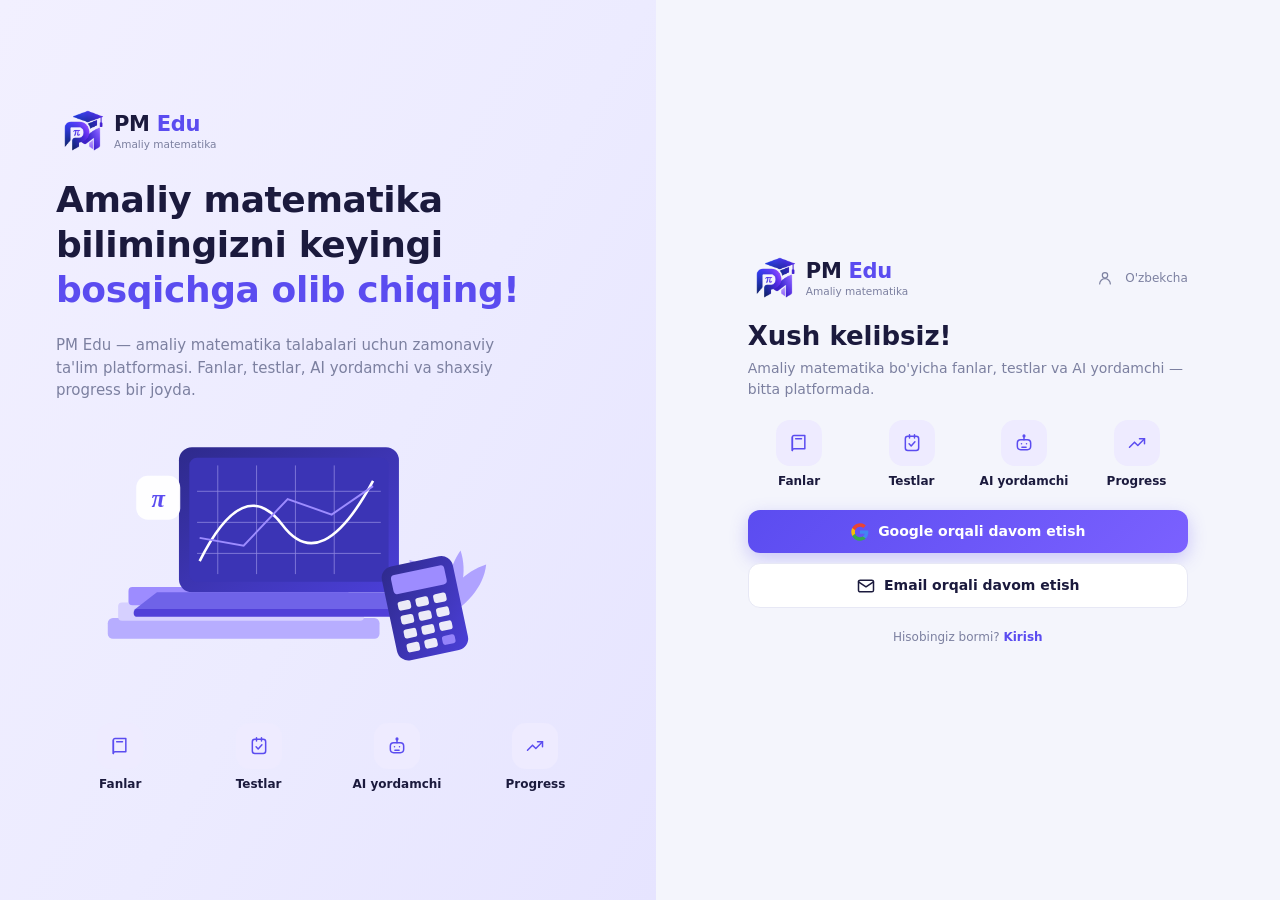
<file: pm-edu.html>
<!doctype html>
<html lang="uz">
<head>
<meta charset="utf-8">
<meta name="viewport" content="width=device-width, initial-scale=1">
<meta name="description" content="PM Edu — amaliy matematika talabalari uchun raqamli ta'lim platformasi">
<title>PM Edu — Amaliy matematika</title>
<link rel="icon" href="[data-uri]">
<style>:root{
  --bg:#F4F5FC;--card:#fff;--card2:#F8F8FE;--text:#1B1A3D;--muted:#7C80A0;--line:#E7E8F5;
  --p:#5B4CF0;--p2:#7B61FF;--p3:#9D8CFF;--soft:#EEEBFF;--soft2:#F5F3FF;
  --green:#1FAE7A;--gsoft:#E3F7EF;--orange:#F59E0B;--osoft:#FFF4E0;--red:#EF4460;--rsoft:#FDE8EC;--blue:#3B82F6;--bsoft:#E6F0FF;
  --shadow:0 8px 28px rgba(79,64,200,.08);--shadow2:0 14px 40px rgba(79,64,200,.16);
  --r:18px;--r2:12px;
  --grad:linear-gradient(135deg,#5B4CF0 0%,#7B61FF 100%);
  --hero:linear-gradient(120deg,#F2F0FF 0%,#ECEBFF 55%,#E6E4FF 100%);
  font-family:"Manrope","Inter","Segoe UI",system-ui,-apple-system,Roboto,Arial,sans-serif;
}
@media (prefers-color-scheme: dark){:root:not([data-theme="light"]){
  --bg:#12122A;--card:#1C1C3A;--card2:#23234A;--text:#EDEBFF;--muted:#A3A5C8;--line:#2E2E58;
  --soft:#2B2860;--soft2:#24224F;--gsoft:#173B35;--osoft:#3D3120;--rsoft:#43202C;--bsoft:#1D2E52;
  --shadow:0 8px 28px rgba(0,0,0,.35);--shadow2:0 14px 40px rgba(0,0,0,.5);
  --hero:linear-gradient(120deg,#25235A 0%,#2A2766 60%,#2E2A70 100%);
;color-scheme:dark}}
:root[data-theme="dark"]{
  --bg:#12122A;--card:#1C1C3A;--card2:#23234A;--text:#EDEBFF;--muted:#A3A5C8;--line:#2E2E58;
  --soft:#2B2860;--soft2:#24224F;--gsoft:#173B35;--osoft:#3D3120;--rsoft:#43202C;--bsoft:#1D2E52;
  --shadow:0 8px 28px rgba(0,0,0,.35);--shadow2:0 14px 40px rgba(0,0,0,.5);
  --hero:linear-gradient(120deg,#25235A 0%,#2A2766 60%,#2E2A70 100%);
;color-scheme:dark}
*{box-sizing:border-box}
html,body{margin:0;background:var(--bg);color:var(--text);font-size:14px;line-height:1.5}
body{min-height:100vh;-webkit-font-smoothing:antialiased}
a{color:var(--p);text-decoration:none}
button,input,select,textarea{font:inherit;color:inherit}
h1,h2,h3,h4{margin:0;line-height:1.25}
h1{font-size:30px;font-weight:800;letter-spacing:-.4px}
h2{font-size:19px;font-weight:800}
h3{font-size:15px;font-weight:700}
p{margin:0}
.muted{color:var(--muted)}.small{font-size:12px}.tiny{font-size:11px}
.b{font-weight:700}.center{text-align:center}
svg.i{width:20px;height:20px;flex:none;stroke:currentColor;fill:none;stroke-width:1.8;stroke-linecap:round;stroke-linejoin:round}
svg.i.sm{width:16px;height:16px}svg.i.lg{width:26px;height:26px}
.hidden{display:none!important}
.mark{width:40px;height:41px;flex:none}

/* layout */
.app{display:grid;grid-template-columns:250px 1fr;min-height:100vh}
.side{position:sticky;top:0;height:100vh;overflow:auto;padding:20px 14px;background:var(--card);border-right:1px solid var(--line);display:flex;flex-direction:column;gap:18px;z-index:40}
.logo{display:flex;align-items:center;gap:10px;padding:2px 8px;cursor:pointer}
.logo b{font-size:21px;font-weight:800;color:var(--text);letter-spacing:-.3px}.logo b span{color:var(--p)}
.logo small{display:block;font-size:10.5px;color:var(--muted);margin-top:-3px}
.nav{display:flex;flex-direction:column;gap:3px}
.nav a{display:flex;align-items:center;gap:12px;padding:11px 14px;border-radius:12px;color:var(--text);font-weight:600;font-size:14px}
.nav a:hover{background:var(--soft2)}
.nav a.on{background:var(--soft);color:var(--p)}
.nav .sep{font-size:11px;color:var(--muted);padding:10px 14px 2px;text-transform:uppercase;letter-spacing:.6px}
.nav .cnt{margin-left:auto;background:var(--p);color:#fff;border-radius:20px;font-size:11px;padding:1px 7px}
.side-card{margin-top:auto;background:var(--hero);border-radius:var(--r);padding:16px;font-weight:700;font-size:13.5px;line-height:1.45}
.side-card .muted{font-weight:500}
.main{min-width:0;display:flex;flex-direction:column}
.top{position:sticky;top:env(safe-area-inset-top,0px);z-index:30;display:flex;align-items:center;gap:14px;padding:14px 28px;background:color-mix(in srgb,var(--bg) 88%,transparent);backdrop-filter:blur(10px)}
.search{position:relative;flex:1;max-width:520px}
.search input{width:100%;border:1px solid var(--line);background:var(--card);border-radius:12px;padding:11px 14px 11px 42px;outline:none}
.search input:focus{border-color:var(--p3);box-shadow:0 0 0 4px var(--soft)}
.search>svg{position:absolute;left:14px;top:11px;color:var(--muted)}
.drop{position:absolute;top:calc(100% + 8px);left:0;right:0;background:var(--card);border:1px solid var(--line);border-radius:14px;box-shadow:var(--shadow2);padding:8px;max-height:420px;overflow:auto;z-index:50}
.drop .grp{font-size:11px;color:var(--muted);padding:8px 10px 4px;text-transform:uppercase;letter-spacing:.5px}
.drop a{display:flex;gap:10px;align-items:center;padding:9px 10px;border-radius:10px;color:var(--text);cursor:pointer}
.drop a:hover{background:var(--soft2)}
.top-r{margin-left:auto;display:flex;align-items:center;gap:14px}
.iconbtn{position:relative;width:40px;height:40px;border-radius:12px;border:1px solid var(--line);background:var(--card);display:grid;place-items:center;cursor:pointer;color:var(--text)}
.iconbtn .dot{position:absolute;top:8px;right:9px;width:8px;height:8px;border-radius:50%;background:var(--red);border:2px solid var(--card)}
.user{display:flex;align-items:center;gap:10px;cursor:pointer;position:relative;font-weight:700}
.av{width:40px;height:40px;border-radius:50%;display:grid;place-items:center;color:#fff;font-weight:800;font-size:14px;flex:none;background:var(--grad)}
.av.sm{width:32px;height:32px;font-size:12px}
.menu{position:absolute;right:0;top:calc(100% + 10px);min-width:240px;background:var(--card);border:1px solid var(--line);border-radius:14px;box-shadow:var(--shadow2);padding:8px;z-index:60}
.menu a,.menu button{display:flex;align-items:center;gap:10px;width:100%;padding:10px 12px;border-radius:10px;border:0;background:none;color:var(--text);cursor:pointer;font-weight:600;text-align:left}
.menu a:hover,.menu button:hover{background:var(--soft2)}
.menu .hd{padding:8px 12px 10px;border-bottom:1px solid var(--line);margin-bottom:6px}
.notif{width:340px;max-height:420px;overflow:auto}
.notif .n{display:flex;gap:10px;padding:10px;border-radius:10px;font-size:12.5px}
.notif .n.new{background:var(--soft2)}
.burger{display:none}
.page{padding:6px 28px 28px;max-width:1320px;width:100%;flex:1}
.foot{display:flex;align-items:center;gap:30px;flex-wrap:wrap;padding:22px 28px;border-top:1px solid var(--line);margin-top:10px;font-size:12.5px}
.foot nav{display:flex;gap:28px;flex-wrap:wrap;margin:0 auto}
.foot nav a{color:var(--text);cursor:pointer}
.foot .copy{color:var(--muted)}

/* grids */
.g{display:grid;gap:20px}
.g2{grid-template-columns:repeat(2,minmax(0,1fr))}.g3{grid-template-columns:repeat(3,minmax(0,1fr))}.g4{grid-template-columns:repeat(4,minmax(0,1fr))}
.split{display:grid;grid-template-columns:minmax(0,1fr) 300px;gap:20px;align-items:start}
.split-r{display:grid;grid-template-columns:minmax(0,1.6fr) minmax(0,1fr);gap:20px}
.stack{display:flex;flex-direction:column;gap:20px}
.row{display:flex;align-items:center;gap:12px}.row.wrap{flex-wrap:wrap}.row.between{justify-content:space-between}.row.top{align-items:flex-start}
.grow{flex:1;min-width:0}
.mt{margin-top:20px}.mt-s{margin-top:10px}.mb{margin-bottom:20px}.mb-s{margin-bottom:10px}

/* cards */
.card{background:var(--card);border:1px solid var(--line);border-radius:var(--r);padding:22px;box-shadow:var(--shadow)}
.card.pad-s{padding:16px}
.card-h{display:flex;align-items:center;justify-content:space-between;gap:10px;margin-bottom:16px}
.card-h a,.link{font-size:12.5px;font-weight:700;color:var(--p);display:inline-flex;align-items:center;gap:6px;cursor:pointer;background:none;border:0;padding:0}
.hero{position:relative;overflow:hidden;background:var(--hero);border-radius:22px;padding:30px 32px;min-height:190px;display:flex;align-items:center;border:1px solid var(--line)}
.hero .txt{position:relative;z-index:2;max-width:58%}
.hero .kick{display:inline-flex;align-items:center;gap:8px;font-weight:700;color:var(--p);margin-bottom:10px}
.hero p{color:var(--muted);font-size:15px;margin-top:10px;max-width:520px}
.hero .art{position:absolute;right:20px;bottom:0;top:0;width:40%;display:flex;align-items:center;justify-content:flex-end;pointer-events:none}
.hero .art svg{max-height:100%;width:auto;max-width:100%}
.chips-info{display:flex;gap:10px;flex-wrap:wrap;margin-top:18px}
.info{display:flex;align-items:center;gap:10px;background:var(--card);border:1px solid var(--line);border-radius:14px;padding:10px 14px;min-width:150px}
.info .ic{width:34px;height:34px;border-radius:10px;background:var(--soft);color:var(--p);display:grid;place-items:center;flex:none}
.info small{display:block;color:var(--muted);font-size:11px}.info b{font-size:12.5px}
.qcard{display:flex;align-items:center;gap:14px;cursor:pointer;transition:.15s}
.qcard:hover{transform:translateY(-2px);box-shadow:var(--shadow2)}
.ic-box{width:46px;height:46px;border-radius:14px;background:var(--soft);color:var(--p);display:grid;place-items:center;flex:none;font-weight:800;font-size:18px}
.ic-box.lg{width:54px;height:54px;border-radius:16px;font-size:22px}
.ic-box.sm{width:36px;height:36px;border-radius:11px;font-size:14px}
.ic-box.g{background:var(--gsoft);color:var(--green)}.ic-box.o{background:var(--osoft);color:var(--orange)}.ic-box.r{background:var(--rsoft);color:var(--red)}.ic-box.bl{background:var(--bsoft);color:var(--blue)}
.mathic{font-family:"Cambria Math","Times New Roman",serif;font-style:italic;font-weight:700}

/* buttons */
.btn{display:inline-flex;align-items:center;justify-content:center;gap:8px;border:0;border-radius:12px;padding:11px 18px;font-weight:700;cursor:pointer;background:var(--grad);color:#fff;box-shadow:0 6px 18px rgba(91,76,240,.28);transition:.15s;white-space:nowrap}
.btn:hover{filter:brightness(1.06);transform:translateY(-1px)}
.btn:disabled{opacity:.5;cursor:not-allowed;transform:none}
.btn.ghost{background:var(--card);color:var(--text);border:1px solid var(--line);box-shadow:none}
.btn.light{background:#fff;color:var(--p);box-shadow:none}
.btn.soft{background:var(--soft);color:var(--p);box-shadow:none}
.btn.danger{background:var(--rsoft);color:var(--red);box-shadow:none}
.btn.ok{background:var(--gsoft);color:var(--green);box-shadow:none}
.btn.sm{padding:7px 12px;font-size:12.5px;border-radius:10px}
.btn.block{width:100%}
.circ{width:32px;height:32px;border-radius:50%;background:var(--soft);color:var(--p);display:grid;place-items:center;border:0;cursor:pointer;flex:none}
.chip{border:1px solid var(--line);background:var(--card);border-radius:12px;padding:9px 16px;font-weight:600;cursor:pointer;white-space:nowrap;font-size:13px;color:var(--text)}
.chip.on{background:var(--grad);color:#fff;border-color:transparent;box-shadow:0 6px 16px rgba(91,76,240,.25)}
.chips{display:flex;gap:10px;overflow:auto;padding:4px 2px;scrollbar-width:none}
.badge{display:inline-flex;align-items:center;gap:4px;border-radius:8px;padding:3px 9px;font-size:11.5px;font-weight:700;background:var(--soft);color:var(--p);white-space:nowrap}
.badge.g{background:var(--gsoft);color:var(--green)}.badge.o{background:var(--osoft);color:var(--orange)}.badge.r{background:var(--rsoft);color:var(--red)}.badge.bl{background:var(--bsoft);color:var(--blue)}.badge.gr{background:var(--card2);color:var(--muted)}
.tag{border:1px solid var(--line);border-radius:8px;padding:3px 9px;font-size:11.5px;color:var(--muted);font-weight:600}

/* progress */
.bar{height:7px;border-radius:10px;background:var(--soft);overflow:hidden}
.bar>i{display:block;height:100%;border-radius:10px;background:var(--grad);transition:width .6s}
.bar.g>i{background:var(--green)}.bar.o>i{background:var(--orange)}.bar.r>i{background:var(--red)}.bar.bl>i{background:var(--blue)}
.ring{position:relative;display:grid;place-items:center;flex:none}
.ring .v{position:absolute;text-align:center}
.ring .v b{display:block;font-size:28px;font-weight:800}
.ring svg{transform:rotate(-90deg)}
.stat{display:flex;align-items:center;gap:14px;background:var(--card2);border-radius:14px;padding:12px 14px}
.stat small{display:block;color:var(--muted);font-size:12px}.stat b{font-size:16px}
.stat.g{background:var(--gsoft)}.stat.o{background:var(--osoft)}.stat.p{background:var(--soft2)}
.kpi{display:flex;align-items:center;gap:14px}
.kpi b{font-size:22px;display:block;font-weight:800}

/* lists */
.li{display:flex;align-items:center;gap:14px;padding:12px 0;border-bottom:1px solid var(--line)}
.li:last-child{border-bottom:0}
.li .t{font-weight:700;font-size:13.5px}
.li .s{font-size:12px;color:var(--muted)}
.li.click{cursor:pointer}
.li.click:hover .t{color:var(--p)}
.boxli{display:flex;align-items:center;gap:14px;padding:13px 14px;border:1px solid var(--line);border-radius:14px;margin-bottom:10px;background:var(--card)}
.boxli:last-child{margin-bottom:0}
.boxli.click{cursor:pointer}.boxli.click:hover{border-color:var(--p3)}
.timepill{background:var(--soft2);border:1px solid var(--line);border-radius:20px;padding:5px 12px;font-size:12px;font-weight:700;white-space:nowrap}
.rank{width:24px;height:24px;border-radius:50%;display:grid;place-items:center;font-size:12px;font-weight:800;background:var(--soft);color:var(--p);flex:none}
.rank.r1{background:#FFF1CC;color:#B7791F}.rank.r2{background:#E3F7EF;color:#1FAE7A}.rank.r3{background:#E6F0FF;color:#3B82F6}
.meRow{background:var(--soft2);border-radius:12px;padding:10px!important;border:0!important}

/* subject cards */
.scard{display:flex;flex-direction:column;gap:12px;transition:.15s}
.scard:hover{box-shadow:var(--shadow2)}
.scard .desc{color:var(--muted);font-size:12.5px;min-height:38px}
.mini{border:1px solid var(--line);border-radius:16px;padding:16px;display:flex;flex-direction:column;gap:12px;background:var(--card);box-shadow:var(--shadow);cursor:pointer}
.mini:hover{border-color:var(--p3)}

/* tables */
.tbl{width:100%;border-collapse:collapse;font-size:13px}
.tbl th{text-align:left;color:var(--muted);font-weight:700;font-size:12px;padding:10px 12px;background:var(--card2)}
.tbl th:first-child{border-radius:10px 0 0 10px}.tbl th:last-child{border-radius:0 10px 10px 0}
.tbl td{padding:12px;border-bottom:1px solid var(--line)}
.tbl tr:last-child td{border-bottom:0}
.tbl-wrap{overflow:auto}
.pager{display:flex;gap:8px;align-items:center;justify-content:flex-end}
.pager button{width:34px;height:34px;border-radius:10px;border:1px solid var(--line);background:var(--card);cursor:pointer;font-weight:700}
.pager button.on{background:var(--grad);color:#fff;border:0}

/* forms */
.field{display:flex;flex-direction:column;gap:7px;margin-bottom:15px}
.field label{font-weight:700;font-size:13px}
.inp{position:relative}
.inp>svg.i{position:absolute;left:13px;top:12px;color:var(--muted);pointer-events:none}
.inp .eye{position:absolute;right:8px;top:6px;border:0;background:none;cursor:pointer;color:var(--muted);padding:6px}
input.in,select.in,textarea.in{width:100%;border:1px solid var(--line);background:var(--card);border-radius:12px;padding:11px 14px;outline:none;transition:.15s}
.inp input.in,.inp select.in{padding-left:42px}
input.in:focus,select.in:focus,textarea.in:focus{border-color:var(--p3);box-shadow:0 0 0 4px var(--soft)}
textarea.in{resize:vertical;min-height:90px}
.err{color:var(--red);font-size:12.5px;font-weight:600;min-height:18px}
.check{display:flex;gap:10px;align-items:flex-start;font-size:13px;cursor:pointer}
.check input{width:18px;height:18px;accent-color:var(--p);flex:none;margin-top:1px}
.seg{display:grid;grid-auto-flow:column;grid-auto-columns:1fr;gap:10px}
.seg button{border:1px solid var(--line);background:var(--card);border-radius:12px;padding:11px;cursor:pointer;font-weight:700}
.seg button.on{border-color:var(--p);background:var(--soft);color:var(--p)}
.tabs{display:grid;grid-auto-flow:column;grid-auto-columns:1fr;background:var(--card2);border-radius:12px;padding:4px;margin-bottom:18px}
.tabs button{border:0;background:none;padding:9px;border-radius:9px;font-weight:700;cursor:pointer;color:var(--muted)}
.tabs button.on{background:var(--card);color:var(--p);box-shadow:var(--shadow)}
.strength{display:flex;gap:4px;margin-top:4px}.strength i{flex:1;height:4px;border-radius:4px;background:var(--line)}
.strength i.on1{background:var(--red)}.strength i.on2{background:var(--orange)}.strength i.on3{background:var(--green)}

/* auth */
.auth{min-height:100vh;display:grid;grid-template-columns:1.05fr 1fr;background:var(--bg)}
.auth-art{background:var(--hero);display:flex;flex-direction:column;justify-content:center;padding:56px;gap:22px;position:relative;overflow:hidden}
.auth-art h1{font-size:36px;max-width:540px}
.auth-art h1 span{color:var(--p)}
.auth-art p{color:var(--muted);font-size:15px;max-width:480px}
.auth-art .art svg{width:100%;max-width:440px;height:auto}
.auth-box{display:flex;align-items:center;justify-content:center;padding:40px 20px}
.auth-card{width:100%;max-width:440px}
.auth-card h2{font-size:26px;margin:18px 0 6px}
.feat4{display:grid;grid-template-columns:repeat(4,1fr);gap:10px}
.feat4 div{text-align:center;font-size:12px;font-weight:700}
.feat4 .ic-box{margin:0 auto 6px}
.or{display:flex;align-items:center;gap:12px;color:var(--muted);font-size:12.5px;margin:16px 0}.or:before,.or:after{content:"";flex:1;height:1px;background:var(--line)}
.stepper{display:flex;align-items:flex-start;margin:22px 0 26px}
.stepper .st{flex:1;display:flex;flex-direction:column;align-items:center;gap:6px;font-size:11.5px;font-weight:700;color:var(--muted);position:relative;text-align:center}
.stepper .st:not(:last-child):after{content:"";position:absolute;top:15px;left:calc(50% + 18px);right:calc(-50% + 18px);height:2px;background:var(--line)}
.stepper .st.done:not(:last-child):after{background:var(--p)}
.stepper .n{width:30px;height:30px;border-radius:50%;display:grid;place-items:center;background:var(--soft);color:var(--p);font-weight:800}
.stepper .st.on .n,.stepper .st.done .n{background:var(--grad);color:#fff}
.stepper .st.on,.stepper .st.done{color:var(--text)}
.demo-acc{margin-top:22px;border:1px dashed var(--p3);border-radius:14px;padding:14px;background:var(--soft2)}
.demo-acc .row{margin-top:8px}
.sumrow{display:flex;align-items:center;gap:12px;padding:10px 0;border-bottom:1px solid var(--line);font-size:13px}
.sumrow:last-child{border-bottom:0}.sumrow span{color:var(--muted);width:140px;flex:none}
.bigok{width:84px;height:84px;border-radius:50%;background:var(--grad);display:grid;place-items:center;color:#fff;margin:10px auto 16px;box-shadow:0 12px 30px rgba(91,76,240,.35)}

/* test runner */
.q-opts{display:flex;flex-direction:column;gap:10px;margin-top:18px}
.opt{display:flex;align-items:center;gap:14px;border:1.5px solid var(--line);border-radius:14px;padding:14px 16px;cursor:pointer;background:var(--card);font-weight:600;transition:.12s;text-align:left;width:100%}
.opt:hover{border-color:var(--p3)}
.opt .l{width:30px;height:30px;border-radius:9px;background:var(--soft);color:var(--p);display:grid;place-items:center;font-weight:800;flex:none}
.opt.sel{border-color:var(--p);background:var(--soft2)}
.opt.sel .l{background:var(--grad);color:#fff}
.opt.right{border-color:var(--green);background:var(--gsoft)}.opt.right .l{background:var(--green);color:#fff}
.opt.wrong{border-color:var(--red);background:var(--rsoft)}.opt.wrong .l{background:var(--red);color:#fff}
.qnums{display:grid;grid-template-columns:repeat(5,1fr);gap:8px}
.qnums button{height:38px;border-radius:10px;border:1px solid var(--line);background:var(--card);font-weight:700;cursor:pointer;position:relative}
.qnums button.ans{background:var(--soft);color:var(--p);border-color:var(--p3)}
.qnums button.cur{outline:2px solid var(--p)}
.qnums button.flag:after{content:"";position:absolute;top:4px;right:4px;width:7px;height:7px;border-radius:50%;background:var(--orange)}
.qnums button.ok{background:var(--gsoft);color:var(--green);border-color:var(--green)}
.qnums button.bad{background:var(--rsoft);color:var(--red);border-color:var(--red)}
.timer{font-size:26px;font-weight:800;font-variant-numeric:tabular-nums}
.timer.low{color:var(--red)}
.qtext{font-size:17px;font-weight:700;line-height:1.55}
.explain{margin-top:10px;background:var(--card2);border-radius:12px;padding:12px 14px;font-size:13px}
.m{font-family:"Cambria Math","Times New Roman",serif;font-size:1.08em}

/* ai */
.chat{display:flex;flex-direction:column;gap:16px;max-height:560px;overflow:auto;padding-right:4px}
.msg{display:flex;gap:12px;align-items:flex-start}
.msg .bub{background:var(--card2);border:1px solid var(--line);border-radius:4px 16px 16px 16px;padding:12px 16px;max-width:88%;font-size:13.5px;min-width:0}
.msg.me{flex-direction:row-reverse}
.msg.me .bub{background:var(--grad);color:#fff;border:0;border-radius:16px 4px 16px 16px}
.msg .bot{width:36px;height:36px;border-radius:50%;background:var(--soft);display:grid;place-items:center;flex:none;color:var(--p)}
.bub .formula{background:var(--card);border:1px solid var(--line);border-radius:10px;padding:10px 14px;margin:8px 0;font-family:"Cambria Math","Times New Roman",serif;font-size:16px;overflow:auto;white-space:nowrap}
.bub ol,.bub ul{margin:6px 0;padding-left:20px}.bub li{margin:3px 0}
.bub .acts{display:flex;gap:8px;flex-wrap:wrap;margin-top:10px}
.bub .meta{display:flex;align-items:center;gap:12px;margin-top:10px;font-size:11.5px;color:var(--muted);flex-wrap:wrap}
.bub .meta button{border:0;background:none;cursor:pointer;color:var(--muted);display:inline-flex;align-items:center;gap:4px;padding:2px;font-size:11.5px}
.bub .meta button.on{color:var(--p)}
.bub table{border-collapse:collapse;margin:6px 0}.bub td{border:1px solid var(--line);padding:4px 10px;text-align:center;font-family:"Cambria Math",serif}
.composer{display:flex;align-items:flex-end;gap:10px;border:1px solid var(--line);border-radius:16px;padding:8px 8px 8px 16px;background:var(--card)}
.composer textarea{flex:1;border:0;outline:none;resize:none;background:none;min-height:24px;max-height:160px;padding:8px 0}
.composer:focus-within{border-color:var(--p3);box-shadow:0 0 0 4px var(--soft)}
.sendbtn{width:44px;height:44px;border-radius:50%;background:var(--grad);border:0;color:#fff;display:grid;place-items:center;cursor:pointer;flex:none}
.typing span{display:inline-block;width:7px;height:7px;border-radius:50%;background:var(--p3);margin-right:4px;animation:blink 1s infinite}
.typing span:nth-child(2){animation-delay:.2s}.typing span:nth-child(3){animation-delay:.4s}
@keyframes blink{50%{opacity:.25}}
sup{font-size:.72em}

/* promo */
.promo{background:var(--grad);color:#fff;border-radius:var(--r);padding:22px;position:relative;overflow:hidden}
.promo p{opacity:.88;font-size:13px;margin-top:6px}
.promo .ic-box{background:rgba(255,255,255,.18);color:#fff;margin-bottom:12px}
.banner{background:var(--grad);color:#fff;border-radius:22px;padding:24px 30px;display:flex;align-items:center;gap:20px;position:relative;overflow:hidden}
.banner:after{content:"";position:absolute;right:-60px;top:-80px;width:280px;height:280px;border-radius:50%;background:rgba(255,255,255,.08)}
.banner .ic-box{background:rgba(255,255,255,.18);color:#fff}
.banner p{opacity:.85;font-size:13px}
.banner .btn{position:relative;z-index:1;margin-left:auto}

/* calendar */
.cal{display:grid;grid-template-columns:repeat(7,1fr);gap:4px;text-align:center;font-size:12.5px}
.cal .h{color:var(--muted);font-size:11.5px;padding:4px 0}
.cal button{aspect-ratio:1;border:0;background:none;border-radius:50%;cursor:pointer;font-weight:600;position:relative;color:var(--text);max-width:38px;margin:auto;width:100%;padding:0}
.cal button:hover{background:var(--soft2)}
.cal button.td{background:var(--grad);color:#fff}
.cal button.sel{outline:2px solid var(--p3)}
.cal button.ev:after{content:"";position:absolute;bottom:3px;left:50%;margin-left:-2px;width:4px;height:4px;border-radius:50%;background:var(--orange)}

/* book covers */
.cover{aspect-ratio:3/4;border-radius:10px;padding:12px;color:#fff;display:flex;flex-direction:column;justify-content:space-between;position:relative;overflow:hidden;box-shadow:0 10px 20px rgba(30,20,90,.2)}
.cover b{font-size:12px;letter-spacing:.8px;text-transform:uppercase;line-height:1.3;position:relative;z-index:1}
.cover small{font-size:9.5px;opacity:.85;position:relative;z-index:1}
.cover svg{position:absolute;left:0;right:0;bottom:0;width:100%;height:55%;opacity:.5}
.bookc{display:flex;flex-direction:column;gap:8px}
.bookc .cv-wrap{position:relative;padding:0 12px 6px}
.bookc .cv-wrap .badge{position:absolute;left:4px;bottom:-4px;z-index:2}

/* modal / toast */
.ov{position:fixed;inset:0;background:rgba(20,18,60,.45);backdrop-filter:blur(3px);display:flex;align-items:center;justify-content:center;padding:20px;z-index:100;animation:fade .15s}
.modal{background:var(--card);border-radius:20px;padding:26px;width:100%;max-width:520px;max-height:90vh;overflow:auto;box-shadow:var(--shadow2);position:relative}
.modal.wide{max-width:780px}
.modal .x{position:absolute;right:14px;top:14px}
@keyframes fade{from{opacity:0}}
.toasts{position:fixed;right:20px;bottom:20px;display:flex;flex-direction:column;gap:10px;z-index:200}
.toast{background:var(--text);color:var(--card);padding:12px 18px;border-radius:12px;font-weight:600;box-shadow:var(--shadow2);animation:fade .2s;max-width:360px}
.toast.ok{background:var(--green);color:#fff}.toast.bad{background:var(--red);color:#fff}
.empty{text-align:center;color:var(--muted);padding:26px 10px;font-size:13px}
.topic{border:1px solid var(--line);border-radius:16px;margin-bottom:12px;background:var(--card);overflow:hidden}
.topic>summary{list-style:none;display:flex;align-items:center;gap:14px;padding:16px 18px;cursor:pointer}
.topic>summary::-webkit-details-marker{display:none}
.topic[open]>summary{border-bottom:1px solid var(--line)}
.topic .body{padding:16px 18px;display:flex;flex-direction:column;gap:12px;font-size:13.5px}
.formula-box{background:var(--soft2);border-left:4px solid var(--p);border-radius:10px;padding:12px 16px;font-family:"Cambria Math","Times New Roman",serif;font-size:16px;overflow:auto}
.ach-list{display:flex;gap:12px;flex-wrap:wrap}
.ach{display:flex;flex-direction:column;align-items:center;gap:6px;width:92px;text-align:center;font-size:11.5px;font-weight:700}
.ach .ic-box{width:56px;height:56px;border-radius:50%}
.ach.off{opacity:.35;filter:grayscale(1)}
.kmap{display:grid;grid-template-columns:repeat(auto-fill,minmax(150px,1fr));gap:8px}
.kmap .cell{border-radius:12px;padding:10px 12px;font-size:12px;font-weight:700;cursor:pointer;border:1px solid transparent}
.kmap .cell small{display:block;font-weight:600;opacity:.8}
.scrim{display:none}
.chartwrap svg{width:100%;height:auto;display:block}
.chartwrap text{fill:var(--muted);font-size:11px}

@media (max-width:1180px){.split{grid-template-columns:1fr}.g4{grid-template-columns:repeat(2,minmax(0,1fr))}}
@media (max-width:980px){
  .app{grid-template-columns:1fr}
  .side{position:fixed;left:0;top:0;bottom:0;width:260px;transform:translateX(-105%);transition:.2s;box-shadow:var(--shadow2)}
  .side.open{transform:none}
  .scrim.open{display:block;position:fixed;inset:0;background:rgba(0,0,0,.35);z-index:35}
  .burger{display:grid}
  .split-r,.g3,.g2{grid-template-columns:1fr}
  .auth{grid-template-columns:1fr}.auth-art{display:none}
  .hero .txt{max-width:100%}.hero .art{opacity:.18}
}
@media (max-width:640px){
  .top{padding:10px 14px;gap:8px}.page{padding:4px 14px 20px}
  .user .nm{display:none}
  .g4{grid-template-columns:1fr 1fr;gap:12px}
  h1{font-size:23px}.hero{padding:22px}
  .card{padding:16px}
  .banner{flex-wrap:wrap;padding:20px}.banner .btn{margin-left:0}
  .foot{padding:18px 14px}
  .qnums{grid-template-columns:repeat(6,1fr)}
  .tbl .hm{display:none}
  .notif{width:290px}
}
@media print{.side,.top,.foot{display:none}.app{display:block}}
.split>*,.split-r>*,.g>*,.stack>*{min-width:0}
@media (max-width:640px){.info{min-width:0;flex:1 1 140px}.chips-info{gap:8px}.hero .art{display:none}}

@media (max-width:640px){.qcard{flex-direction:column;align-items:flex-start;gap:8px}}
@media (prefers-reduced-motion:reduce){*{animation:none!important;transition:none!important}}
.btn:focus-visible,.chip:focus-visible,.iconbtn:focus-visible,a:focus-visible,.circ:focus-visible{outline:3px solid var(--p3);outline-offset:2px}
</style>
</head>
<body>
<div id="app"></div>
<noscript>PM Edu ishlashi uchun JavaScript yoqilgan bo'lishi kerak.</noscript>
<script>window.PM_MARK = "[data-uri]";</script>
<script>/* ===== utils.js — umumiy yordamchi funksiyalar (XSS himoyasi, sana, ikonlar) ===== */
"use strict";
const U = (() => {
  const esc = (s) => String(s == null ? "" : s)
    .replace(/&/g, "&amp;").replace(/</g, "&lt;").replace(/>/g, "&gt;")
    .replace(/"/g, "&quot;").replace(/'/g, "&#39;");
  const $ = (sel, root = document) => root.querySelector(sel);
  const $$ = (sel, root = document) => Array.from(root.querySelectorAll(sel));
  const uid = (p = "id") => p + "_" + Date.now().toString(36) + Math.random().toString(36).slice(2, 7);
  const clamp = (v, a, b) => Math.max(a, Math.min(b, v));
  const pct = (a, b) => (b ? Math.round((a / b) * 100) : 0);
  const pad = (n) => String(n).padStart(2, "0");
  const OYLAR = ["yanvar","fevral","mart","aprel","may","iyun","iyul","avgust","sentabr","oktabr","noyabr","dekabr"];
  const OYLAR_B = ["Yanvar","Fevral","Mart","Aprel","May","Iyun","Iyul","Avgust","Sentabr","Oktabr","Noyabr","Dekabr"];
  const HAFTA = ["Du","Se","Ch","Pa","Ju","Sh","Ya"];
  const dayKey = (d = new Date()) => `${d.getFullYear()}-${pad(d.getMonth() + 1)}-${pad(d.getDate())}`;
  const fromKey = (k) => { const [y, m, d] = k.split("-").map(Number); return new Date(y, m - 1, d); };
  const hm = (ts) => { const d = new Date(ts); return `${pad(d.getHours())}:${pad(d.getMinutes())}`; };
  const rel = (ts) => {
    const d = new Date(ts), now = new Date();
    const diff = Math.round((fromKey(dayKey(now)) - fromKey(dayKey(d))) / 864e5);
    if (diff === 0) return "Bugun, " + hm(ts);
    if (diff === 1) return "Kecha, " + hm(ts);
    return `${d.getDate()}-${OYLAR[d.getMonth()]}, ${hm(ts)}`;
  };
  const dateLong = (ts) => { const d = new Date(ts); return `${d.getDate()}-${OYLAR[d.getMonth()]}, ${d.getFullYear()}`; };
  const mmss = (s) => `${pad(Math.floor(s / 60))}:${pad(s % 60)}`;
  const initials = (a, b) => ((a || "?")[0] + (b || "")[0] || "").toUpperCase();
  const debounce = (fn, ms = 200) => { let t; return (...a) => { clearTimeout(t); t = setTimeout(() => fn(...a), ms); }; };
  /* Lotin/kirill va apostrof farqlarini tekislash (qidiruv va AI uchun) */
  const CYR = {"а":"a","б":"b","в":"v","г":"g","д":"d","е":"e","ё":"yo","ж":"j","з":"z","и":"i","й":"y","к":"k","л":"l","м":"m","н":"n","о":"o","п":"p","р":"r","с":"s","т":"t","у":"u","ф":"f","х":"x","ц":"s","ч":"ch","ш":"sh","щ":"sh","ъ":"","ы":"i","ь":"","э":"e","ю":"yu","я":"ya","ў":"o","қ":"q","ғ":"g","ҳ":"h"};
  const norm = (s) => String(s || "").toLowerCase().replace(/[а-яёўқғҳ]/g, (c) => CYR[c] ?? c)
    .replace(/[ʻʼ'`‘’]/g, "").replace(/\s+/g, " ").trim();

  const P = {
    home:'<path d="M3 11l9-7 9 7"/><path d="M5 10v10h14V10"/><path d="M10 20v-6h4v6"/>',
    grid:'<rect x="3" y="3" width="7" height="7" rx="2"/><rect x="14" y="3" width="7" height="7" rx="2"/><rect x="3" y="14" width="7" height="7" rx="2"/><rect x="14" y="14" width="7" height="7" rx="2"/>',
    test:'<rect x="4" y="4" width="16" height="17" rx="3"/><path d="M9 2v4M15 2v4M8.5 13l2.5 2.5 4.5-5"/>',
    bot:'<rect x="4" y="8" width="16" height="12" rx="4"/><path d="M12 4v4M9 13h.01M15 13h.01M9.5 17h5"/><circle cx="12" cy="3.5" r="1"/>',
    book:'<path d="M4 5a2 2 0 012-2h13v16H6a2 2 0 00-2 2z"/><path d="M4 21V5M8 7h7"/>',
    target:'<circle cx="12" cy="12" r="9"/><circle cx="12" cy="12" r="5"/><circle cx="12" cy="12" r="1.5"/>',
    gear:'<circle cx="12" cy="12" r="3"/><path d="M19.4 15a1.7 1.7 0 00.3 1.8l.1.1a2 2 0 11-2.8 2.8l-.1-.1a1.7 1.7 0 00-1.8-.3 1.7 1.7 0 00-1 1.5V21a2 2 0 01-4 0v-.1a1.7 1.7 0 00-1.1-1.5 1.7 1.7 0 00-1.8.3l-.1.1a2 2 0 11-2.8-2.8l.1-.1a1.7 1.7 0 00.3-1.8 1.7 1.7 0 00-1.5-1H3a2 2 0 010-4h.1a1.7 1.7 0 001.5-1.1 1.7 1.7 0 00-.3-1.8l-.1-.1a2 2 0 112.8-2.8l.1.1a1.7 1.7 0 001.8.3H9a1.7 1.7 0 001-1.5V3a2 2 0 014 0v.1a1.7 1.7 0 001 1.5 1.7 1.7 0 001.8-.3l.1-.1a2 2 0 112.8 2.8l-.1.1a1.7 1.7 0 00-.3 1.8V9a1.7 1.7 0 001.5 1H21a2 2 0 010 4h-.1a1.7 1.7 0 00-1.5 1z"/>',
    search:'<circle cx="11" cy="11" r="7"/><path d="M21 21l-4.3-4.3"/>',
    bell:'<path d="M18 8a6 6 0 10-12 0c0 7-3 9-3 9h18s-3-2-3-9"/><path d="M13.7 21a2 2 0 01-3.4 0"/>',
    down:'<path d="M6 9l6 6 6-6"/>', right:'<path d="M9 6l6 6-6 6"/>', left:'<path d="M15 6l-6 6 6 6"/>',
    arrow:'<path d="M5 12h14M13 6l6 6-6 6"/>', back:'<path d="M19 12H5M11 6l-6 6 6 6"/>',
    eye:'<path d="M2 12s3.5-7 10-7 10 7 10 7-3.5 7-10 7S2 12 2 12z"/><circle cx="12" cy="12" r="3"/>',
    eyeoff:'<path d="M3 3l18 18M10.6 5.1A10 10 0 0112 5c6.5 0 10 7 10 7a17 17 0 01-3.2 4.1M6.6 6.6A17 17 0 002 12s3.5 7 10 7a9.8 9.8 0 005.4-1.6"/><path d="M9.9 9.9a3 3 0 004.2 4.2"/>',
    dl:'<path d="M12 3v12M7 10l5 5 5-5M4 21h16"/>',
    out:'<path d="M9 21H5a2 2 0 01-2-2V5a2 2 0 012-2h4M16 17l5-5-5-5M21 12H9"/>',
    sun:'<circle cx="12" cy="12" r="4"/><path d="M12 2v2M12 20v2M4.9 4.9l1.4 1.4M17.7 17.7l1.4 1.4M2 12h2M20 12h2M4.9 19.1l1.4-1.4M17.7 6.3l1.4-1.4"/>',
    moon:'<path d="M21 12.8A9 9 0 1111.2 3a7 7 0 009.8 9.8z"/>',
    user:'<circle cx="12" cy="8" r="4"/><path d="M4 21a8 8 0 0116 0"/>',
    users:'<circle cx="9" cy="8" r="4"/><path d="M2 21a7 7 0 0114 0M16 4a4 4 0 010 8M22 21a7 7 0 00-4-6.3"/>',
    mail:'<rect x="3" y="5" width="18" height="14" rx="2"/><path d="M3 7l9 6 9-6"/>',
    lock:'<rect x="4" y="10" width="16" height="11" rx="2"/><path d="M8 10V7a4 4 0 018 0v3"/>',
    bank:'<path d="M3 10l9-6 9 6M5 10v8M9.5 10v8M14.5 10v8M19 10v8M3 21h18"/>',
    route:'<circle cx="6" cy="19" r="2.5"/><circle cx="18" cy="5" r="2.5"/><path d="M8.5 19H16a3.5 3.5 0 000-7H8a3.5 3.5 0 010-7h7.5"/>',
    layers:'<path d="M12 3l9 5-9 5-9-5 9-5z"/><path d="M3 13l9 5 9-5"/>',
    cal:'<rect x="3" y="5" width="18" height="16" rx="3"/><path d="M8 3v4M16 3v4M3 10h18"/>',
    clock:'<circle cx="12" cy="12" r="9"/><path d="M12 7v5l3 2"/>',
    star:'<path d="M12 3l2.8 5.8 6.2.9-4.5 4.4 1 6.2L12 17.4l-5.5 2.9 1-6.2L3 9.7l6.2-.9z"/>',
    check:'<path d="M5 12.5l4.5 4.5L19 7.5"/>', x:'<path d="M6 6l12 12M18 6L6 18"/>',
    trophy:'<path d="M8 21h8M12 17v4M7 4h10v5a5 5 0 01-10 0z"/><path d="M17 5h3v2a4 4 0 01-4 4M7 5H4v2a4 4 0 004 4"/>',
    fire:'<path d="M12 22c4 0 7-2.7 7-7 0-5-5-7-5-12-3 2-6 5.5-6 9 0 1.5.5 2.5.5 2.5S7 13 6.5 11C5.5 12.5 5 14 5 15c0 4.3 3 7 7 7z"/>',
    bolt:'<path d="M13 2L4 14h7l-1 8 9-12h-7z"/>',
    send:'<path d="M22 2L11 13M22 2l-7 20-4-9-9-4z"/>',
    clip:'<path d="M21 11.5l-8.5 8.5a5.5 5.5 0 01-7.8-7.8l9-9a3.7 3.7 0 015.2 5.2l-9 9a1.8 1.8 0 01-2.6-2.6l8.5-8.5"/>',
    plus:'<path d="M12 5v14M5 12h14"/>', trash:'<path d="M4 7h16M10 11v6M14 11v6M6 7l1 13h10l1-13M9 7V4h6v3"/>',
    edit:'<path d="M4 20h4L19 9l-4-4L4 16z"/><path d="M13.5 6.5l4 4"/>',
    flag:'<path d="M5 21V4h11l-2 4 2 4H5"/>', shield:'<path d="M12 3l8 3v6c0 5-3.5 8-8 9-4.5-1-8-4-8-9V6z"/><path d="M9 12l2 2 4-4"/>',
    chart:'<path d="M4 20V10M10 20V4M16 20v-7M22 20H2"/>', trend:'<path d="M3 17l6-6 4 4 8-8"/><path d="M15 7h6v6"/>',
    bulb:'<path d="M9 18h6M10 22h4M12 2a7 7 0 00-4 12.7V17h8v-2.3A7 7 0 0012 2z"/>',
    menu:'<path d="M4 6h16M4 12h16M4 18h16"/>', refresh:'<path d="M20 11a8 8 0 10-2.3 5.7M20 4v7h-7"/>',
    copy:'<rect x="8" y="8" width="13" height="13" rx="2"/><path d="M16 8V5a2 2 0 00-2-2H5a2 2 0 00-2 2v9a2 2 0 002 2h3"/>',
    up:'<path d="M7 11v10H3V11zM7 11l4-8a3 3 0 013 3v4h6a2 2 0 012 2.3l-1.4 7A2 2 0 0118.6 21H7"/>',
    dn:'<path d="M17 13V3h4v10zM17 13l-4 8a3 3 0 01-3-3v-4H4a2 2 0 01-2-2.3l1.4-7A2 2 0 015.4 3H17"/>',
    file:'<path d="M14 3H6a2 2 0 00-2 2v14a2 2 0 002 2h12a2 2 0 002-2V9z"/><path d="M14 3v6h6"/>',
    play:'<circle cx="12" cy="12" r="9"/><path d="M10 8.5l5 3.5-5 3.5z"/>',
    cap:'<path d="M2 9l10-5 10 5-10 5z"/><path d="M6 11v5c0 1.7 2.7 3 6 3s6-1.3 6-3v-5M22 9v6"/>',
    brain:'<path d="M9 3a3 3 0 00-3 3 3 3 0 00-2 5 3 3 0 001 5 3 3 0 005 2V3.5A3 3 0 009 3zM15 3a3 3 0 013 3 3 3 0 012 5 3 3 0 01-1 5 3 3 0 01-5 2V3.5A3 3 0 0115 3z"/>',
    repeat:'<path d="M17 2l4 4-4 4"/><path d="M3 11V9a3 3 0 013-3h15M7 22l-4-4 4-4"/><path d="M21 13v2a3 3 0 01-3 3H3"/>',
    info:'<circle cx="12" cy="12" r="9"/><path d="M12 11v6M12 7.5v.01"/>',
    google:'',
  };
  const I = (name, cls = "") => {
    if (name === "google") return '<svg class="i ' + cls + '" viewBox="0 0 24 24" style="stroke:none"><path fill="#4285F4" d="M22 12.2c0-.7-.1-1.4-.2-2H12v3.9h5.6a4.8 4.8 0 01-2.1 3.1v2.6h3.4c2-1.8 3.1-4.5 3.1-7.6z"/><path fill="#34A853" d="M12 22.5c2.8 0 5.2-.9 6.9-2.6l-3.4-2.6c-.9.6-2.1 1-3.5 1-2.7 0-5-1.8-5.8-4.3H2.7v2.7A10.5 10.5 0 0012 22.5z"/><path fill="#FBBC05" d="M6.2 14c-.2-.6-.3-1.3-.3-2s.1-1.4.3-2V7.3H2.7a10.5 10.5 0 000 9.4z"/><path fill="#EA4335" d="M12 5.7c1.5 0 2.9.5 4 1.5l3-3A10.5 10.5 0 002.7 7.3L6.2 10C7 7.5 9.3 5.7 12 5.7z"/></svg>';
    return `<svg class="i ${cls}" viewBox="0 0 24 24">${P[name] || P.info}</svg>`;
  };
  return { esc, $, $$, uid, clamp, pct, pad, OYLAR, OYLAR_B, HAFTA, dayKey, fromKey, hm, rel, dateLong, mmss, initials, debounce, norm, I };
})();

/* ===== sha256.js — SHA-256 (FIPS 180-4), tashqi kutubxonasiz; parollar tuz (salt) bilan xeshlanadi ===== */
"use strict";
const SHA256 = (() => {
  const K = new Uint32Array([
    0x428a2f98,0x71374491,0xb5c0fbcf,0xe9b5dba5,0x3956c25b,0x59f111f1,0x923f82a4,0xab1c5ed5,0xd807aa98,0x12835b01,0x243185be,0x550c7dc3,
    0x72be5d74,0x80deb1fe,0x9bdc06a7,0xc19bf174,0xe49b69c1,0xefbe4786,0x0fc19dc6,0x240ca1cc,0x2de92c6f,0x4a7484aa,0x5cb0a9dc,0x76f988da,
    0x983e5152,0xa831c66d,0xb00327c8,0xbf597fc7,0xc6e00bf3,0xd5a79147,0x06ca6351,0x14292967,0x27b70a85,0x2e1b2138,0x4d2c6dfc,0x53380d13,
    0x650a7354,0x766a0abb,0x81c2c92e,0x92722c85,0xa2bfe8a1,0xa81a664b,0xc24b8b70,0xc76c51a3,0xd192e819,0xd6990624,0xf40e3585,0x106aa070,
    0x19a4c116,0x1e376c08,0x2748774c,0x34b0bcb5,0x391c0cb3,0x4ed8aa4a,0x5b9cca4f,0x682e6ff3,0x748f82ee,0x78a5636f,0x84c87814,0x8cc70208,
    0x90befffa,0xa4506ceb,0xbef9a3f7,0xc67178f2]);
  const rotr = (x, n) => (x >>> n) | (x << (32 - n));
  function hash(str) {
    const bytes = new TextEncoder().encode(str);
    const len = bytes.length, bitLen = len * 8;
    const total = ((len + 9 + 63) >> 6) << 6;
    const m = new Uint8Array(total); m.set(bytes); m[len] = 0x80;
    const dv = new DataView(m.buffer);
    dv.setUint32(total - 8, Math.floor(bitLen / 2 ** 32)); dv.setUint32(total - 4, bitLen >>> 0);
    const H = new Uint32Array([0x6a09e667,0xbb67ae85,0x3c6ef372,0xa54ff53a,0x510e527f,0x9b05688c,0x1f83d9ab,0x5be0cd19]);
    const W = new Uint32Array(64);
    for (let o = 0; o < total; o += 64) {
      for (let i = 0; i < 16; i++) W[i] = dv.getUint32(o + i * 4);
      for (let i = 16; i < 64; i++) {
        const s0 = rotr(W[i-15],7) ^ rotr(W[i-15],18) ^ (W[i-15] >>> 3);
        const s1 = rotr(W[i-2],17) ^ rotr(W[i-2],19) ^ (W[i-2] >>> 10);
        W[i] = (W[i-16] + s0 + W[i-7] + s1) | 0;
      }
      let [a,b,c,d,e,f,g,h] = H;
      for (let i = 0; i < 64; i++) {
        const S1 = rotr(e,6) ^ rotr(e,11) ^ rotr(e,25), ch = (e & f) ^ (~e & g);
        const t1 = (h + S1 + ch + K[i] + W[i]) | 0;
        const S0 = rotr(a,2) ^ rotr(a,13) ^ rotr(a,22), mj = (a & b) ^ (a & c) ^ (b & c);
        const t2 = (S0 + mj) | 0;
        h = g; g = f; f = e; e = (d + t1) | 0; d = c; c = b; b = a; a = (t1 + t2) | 0;
      }
      H[0]+=a;H[1]+=b;H[2]+=c;H[3]+=d;H[4]+=e;H[5]+=f;H[6]+=g;H[7]+=h;
    }
    return Array.from(H, (x) => x.toString(16).padStart(8, "0")).join("");
  }
  const salt = () => Array.from({ length: 16 }, () => Math.floor(Math.random() * 256).toString(16).padStart(2, "0")).join("");
  /* 1000 marta takrorlash — lug'at hujumini sekinlashtiradi */
  const pass = (pw, s) => { let h = s + ":" + pw; for (let i = 0; i < 1000; i++) h = hash(h + s); return h; };
  return { hash, salt, pass };
})();

/* ===== data.js — fanlar, mavzular, savollar banki, adabiyotlar (boshlang'ich ma'lumotlar) ===== */
"use strict";
const DATA = (() => {
  const SUBJECTS = [
    { id: "analiz", name: "Matematik analiz", tone: "", desc: "Funksiyalar, limit, hosila, integral va ularning amaliy qo'llanmalari.", courses: [1, 2] },
    { id: "algebra", name: "Chiziqli algebra", tone: "", desc: "Vektorlar, matritsalar, chiziqli fazo va ularning amaliy masalalari.", courses: [1] },
    { id: "ehtimol", name: "Ehtimollar nazariyasi", tone: "bl", desc: "Ehtimolliklar, tasodifiy hodisalar va taqsimot qonunlari.", courses: [2] },
    { id: "statistika", name: "Matematik statistika", tone: "g", desc: "Ma'lumotlar tahlili, baholash, regressiya va statistik xulosalar.", courses: [2, 3] },
    { id: "dastur", name: "Dasturlash", tone: "bl", desc: "Matematik masalalarni dasturlash orqali yechish (Python, NumPy).", courses: [1, 2] },
    { id: "diftenglama", name: "Differensial tenglamalar", tone: "o", desc: "Oddiy differensial tenglamalar, Koshi masalasi va yechish usullari.", courses: [2] },
    { id: "diskret", name: "Diskret matematika", tone: "r", desc: "To'plamlar, mantiq, graflar va kombinatorik tuzilmalar.", courses: [1] },
  ];

  /* Mavzular: nazariya, asosiy formulalar, namuna. kw — AI yordamchi uchun kalit so'zlar */
  const TOPICS = [
    // --- Matematik analiz
    { id: "a1", s: "analiz", name: "Funksiya va uning xossalari", kw: ["funksiya", "aniqlanish soha", "juft", "toq", "monoton", "davriy"],
      theory: "Funksiya — X to'plamning har bir elementiga Y to'plamning yagona elementini mos qo'yuvchi qoida. Asosiy xossalar: aniqlanish sohasi, qiymatlar sohasi, juft-toqlik, monotonlik va davriylik.",
      formulas: ["Juft: f(−x) = f(x)", "Toq: f(−x) = −f(x)", "Davriy: f(x + T) = f(x)"],
      example: "f(x) = √(x − 3) uchun aniqlanish sohasi: x − 3 ≥ 0, ya'ni x ≥ 3." },
    { id: "a2", s: "analiz", name: "Limit va uzluksizlik", kw: ["limit", "uzluksiz", "intiladi", "ajoyib limit", "aniqmaslik"],
      theory: "x → a da f(x) ning limiti L ga teng, agar x a ga yetarlicha yaqinlashganda f(x) L ga istalgancha yaqin bo'lsa. Funksiya a nuqtada uzluksiz, agar lim f(x) = f(a) bo'lsa. 0/0 va ∞/∞ aniqmasliklar soddalashtirish yoki Lopital qoidasi bilan ochiladi.",
      formulas: ["lim(x→0) sin x / x = 1", "lim(x→∞) (1 + 1/x)ˣ = e", "Lopital: lim f/g = lim f′/g′"],
      example: "lim(x→2) (x² − 4)/(x − 2) = lim(x→2) (x + 2) = 4." },
    { id: "a3", s: "analiz", name: "Hosila va differensiallash", kw: ["hosila", "differensial", "xususiy hosila", "ikki ozgaruvchili", "zanjir qoidasi", "derivative"],
      theory: "Hosila — funksiya o'zgarish tezligi: f′(x) = lim(Δx→0) [f(x+Δx) − f(x)]/Δx. Ko'p o'zgaruvchili z = f(x, y) funksiya uchun xususiy hosila bitta o'zgaruvchi bo'yicha, qolganlari o'zgarmas deb olinib topiladi.",
      formulas: ["(xⁿ)′ = n·xⁿ⁻¹", "(u·v)′ = u′v + uv′", "(u/v)′ = (u′v − uv′)/v²", "f(g(x))′ = f′(g(x))·g′(x)", "∂z/∂x — y o'zgarmas deb olinadi"],
      example: "z = x² + y² bo'lsa: ∂z/∂x = 2x, ∂z/∂y = 2y." },
    { id: "a4", s: "analiz", name: "Hosilaning tatbiqlari", kw: ["ekstremum", "maksimum", "minimum", "kritik nuqta", "osish", "kamayish", "urinma"],
      theory: "f′(x) = 0 yoki mavjud bo'lmagan nuqtalar kritik nuqtalar. f′ ishorasi + dan − ga o'tsa — maksimum, − dan + ga o'tsa — minimum. Ikkinchi hosila: f″ > 0 — minimum, f″ < 0 — maksimum.",
      formulas: ["Urinma: y = f(x₀) + f′(x₀)(x − x₀)", "f″(x₀) > 0 ⇒ minimum"],
      example: "f(x) = x³ − 3x: f′ = 3x² − 3 = 0 ⇒ x = ±1; f″(1) = 6 > 0, demak x = 1 minimum." },
    { id: "a5", s: "analiz", name: "Aniqmas integral", kw: ["integral", "boshlangich funksiya", "aniqmas integral", "integrallash"],
      theory: "F(x) funksiya f(x) ning boshlang'ichi, agar F′(x) = f(x) bo'lsa. Barcha boshlang'ichlar to'plami aniqmas integral: ∫f(x)dx = F(x) + C. Asosiy usullar: jadval integrallari, o'zgaruvchini almashtirish, bo'laklab integrallash.",
      formulas: ["∫xⁿdx = xⁿ⁺¹/(n+1) + C", "∫dx/x = ln|x| + C", "∫eˣdx = eˣ + C", "∫u dv = uv − ∫v du"],
      example: "∫(3x² + 2x)dx = x³ + x² + C." },
    { id: "a6", s: "analiz", name: "Aniq integral", kw: ["aniq integral", "nyuton leybnits", "yuza", "egri chiziqli trapetsiya"],
      theory: "Aniq integral — integral yig'indilar limiti; geometrik ma'nosi egri chiziqli trapetsiya yuzi. Nyuton–Leybnits formulasi bilan hisoblanadi.",
      formulas: ["∫ₐᵇ f(x)dx = F(b) − F(a)", "S = ∫ₐᵇ |f(x)| dx"],
      example: "∫₀^π sin x dx = −cos π + cos 0 = 2." },
    { id: "a7", s: "analiz", name: "Sonli qatorlar", kw: ["qator", "yaqinlashish", "uzoqlashish", "garmonik", "geometrik progressiya"],
      theory: "∑aₙ qator yaqinlashuvchi, agar qismiy yig'indilar chekli limitga ega bo'lsa. Zarur shart: aₙ → 0. Alomatlar: taqqoslash, Dalamber, Koshi, integral alomat.",
      formulas: ["∑qⁿ⁻¹ = 1/(1 − q), |q| < 1", "∑1/nᵖ yaqinlashadi ⇔ p > 1"],
      example: "∑(n=1..∞) 1/2ⁿ = 1; garmonik qator ∑1/n uzoqlashuvchi." },
    // --- Chiziqli algebra
    { id: "b1", s: "algebra", name: "Matritsalar va amallar", kw: ["matritsa", "kopaytirish", "transponirlash", "rang", "birlik matritsa"],
      theory: "m×n matritsa — m qator va n ustundan iborat jadval. A(m×n)·B(n×k) ko'paytma m×k o'lchamli. Ko'paytma kommutativ emas: AB ≠ BA. Rang — chiziqli erkli qatorlarning maksimal soni.",
      formulas: ["(AB)ᵢⱼ = ∑ₖ aᵢₖbₖⱼ", "(AB)ᵀ = BᵀAᵀ", "AE = EA = A"],
      example: "2×3 va 3×4 matritsalar ko'paytmasi 2×4 o'lchamli." },
    { id: "b2", s: "algebra", name: "Determinantlar", kw: ["determinant", "aniqlovchi", "sarrus", "minor", "algebraik toldiruvchi"],
      theory: "Determinant — kvadrat matritsaga mos son. 2×2 uchun ad − bc; 3×3 uchun Sarrus qoidasi yoki qator bo'yicha yoyish. Qatorlar almashtirilsa ishora o'zgaradi; ikki qator proporsional bo'lsa det = 0.",
      formulas: ["|a b; c d| = ad − bc", "det(AB) = det A · det B", "det Aᵀ = det A"],
      example: "|1 2; 3 4| = 1·4 − 2·3 = −2." },
    { id: "b3", s: "algebra", name: "Teskari matritsa", kw: ["teskari matritsa", "inverse", "xosmas", "birlik"],
      theory: "A⁻¹ mavjud ⇔ det A ≠ 0. A⁻¹ = (1/det A)·Â, bu yerda Â — biriktirilgan (algebraik to'ldiruvchilardan tuzilgan transponirlangan) matritsa. Amalda Gauss–Jordan usuli qulay.",
      formulas: ["A·A⁻¹ = E", "|a b; c d|⁻¹ = 1/(ad − bc)·[d −b; −c a]"],
      example: "[2 0; 0 4]⁻¹ = [1/2 0; 0 1/4]." },
    { id: "b4", s: "algebra", name: "Chiziqli tenglamalar sistemasi", kw: ["sistema", "kramer", "gauss", "tenglamalar sistemasi", "chiziqli tenglama"],
      theory: "AX = B sistema. Kramer usuli (det A ≠ 0): xᵢ = Δᵢ/Δ. Gauss usuli — kengaytirilgan matritsani pog'onasimon ko'rinishga keltirish. Kroneker–Kapelli: sistema birgalikda ⇔ rang A = rang (A|B).",
      formulas: ["xᵢ = Δᵢ / Δ", "X = A⁻¹B"],
      example: "x + y = 5, x − y = 1 ⇒ Δ = −2, Δx = −6, Δy = −4 ⇒ x = 3, y = 2." },
    { id: "b5", s: "algebra", name: "Vektorlar va skalyar ko'paytma", kw: ["vektor", "skalyar kopaytma", "uzunlik", "perpendikulyar", "burchak", "vektor kopaytma"],
      theory: "Skalyar ko'paytma a·b = ∑aᵢbᵢ = |a||b|cos φ. Vektorlar perpendikulyar ⇔ a·b = 0. Vektor uzunligi |a| = √(a·a).",
      formulas: ["a·b = a₁b₁ + a₂b₂ + a₃b₃", "cos φ = a·b / (|a||b|)", "|a| = √(a₁² + a₂² + a₃²)"],
      example: "a = (1, 2, 3), b = (4, −5, 6): a·b = 4 − 10 + 18 = 12." },
    { id: "b6", s: "algebra", name: "Xos qiymatlar va xos vektorlar", kw: ["xos qiymat", "xos vektor", "eigen", "xarakteristik tenglama"],
      theory: "Av = λv (v ≠ 0) bo'lsa λ — xos qiymat, v — xos vektor. Xos qiymatlar xarakteristik tenglamadan topiladi: det(A − λE) = 0. Iz (trace) xos qiymatlar yig'indisiga, determinant ko'paytmasiga teng.",
      formulas: ["det(A − λE) = 0", "λ₁ + λ₂ = tr A, λ₁λ₂ = det A"],
      example: "[2 1; 1 2]: λ² − 4λ + 3 = 0 ⇒ λ = 1, λ = 3." },
    // --- Ehtimollar
    { id: "c1", s: "ehtimol", name: "Kombinatorika", kw: ["kombinatsiya", "orinlashtirish", "orin almashtirish", "faktorial", "kombinatorika"],
      theory: "O'rin almashtirishlar Pₙ = n!, o'rinlashtirishlar Aₙᵏ = n!/(n−k)!, kombinatsiyalar Cₙᵏ = n!/(k!(n−k)!). Tartib muhim bo'lsa — o'rinlashtirish, muhim bo'lmasa — kombinatsiya.",
      formulas: ["Pₙ = n!", "Aₙᵏ = n!/(n − k)!", "Cₙᵏ = n!/(k!(n − k)!)"],
      example: "5 ta talabadan 2 kishilik guruh: C₅² = 10." },
    { id: "c2", s: "ehtimol", name: "Ehtimol ta'rifi va xossalari", kw: ["ehtimol", "p(a)", "klassik ehtimol", "hodisa", "tanga", "zar"],
      theory: "Klassik ta'rif: P(A) = m/n, m — qulay natijalar, n — barcha teng imkoniyatli natijalar. 0 ≤ P(A) ≤ 1. Qo'shish teoremasi: P(A∪B) = P(A) + P(B) − P(AB).",
      formulas: ["P(A) = m / n", "P(Ā) = 1 − P(A)", "P(A + B) = P(A) + P(B) − P(AB)"],
      example: "Zar tashlanganda juft son tushishi: P = 3/6 = 1/2." },
    { id: "c3", s: "ehtimol", name: "Shartli ehtimol va Bayes formulasi", kw: ["shartli ehtimol", "bayes", "toliq ehtimol", "bogliqsiz"],
      theory: "P(A|B) = P(AB)/P(B). A va B bog'liqsiz ⇔ P(AB) = P(A)P(B). To'liq ehtimol formulasi va Bayes formulasi gipotezalar ehtimolini qayta baholash imkonini beradi.",
      formulas: ["P(A|B) = P(AB) / P(B)", "P(A) = ∑P(Hᵢ)P(A|Hᵢ)", "P(Hᵢ|A) = P(Hᵢ)P(A|Hᵢ) / P(A)"],
      example: "P(A) = 0.5, P(B) = 0.4, bog'liqsiz ⇒ P(AB) = 0.2." },
    { id: "c4", s: "ehtimol", name: "Tasodifiy miqdorlar", kw: ["tasodifiy miqdor", "matematik kutilma", "dispersiya", "taqsimot qonuni"],
      theory: "Diskret tasodifiy miqdor qiymatlari va ehtimollari bilan beriladi. Matematik kutilma M(X) = ∑xᵢpᵢ — o'rtacha qiymat; dispersiya D(X) — tarqoqlik o'lchovi.",
      formulas: ["M(X) = ∑xᵢpᵢ", "D(X) = M(X²) − [M(X)]²", "σ = √D(X)"],
      example: "Zar uchun M(X) = (1+2+…+6)/6 = 3.5." },
    { id: "c5", s: "ehtimol", name: "Binomial va normal taqsimot", kw: ["binomial", "bernulli", "normal taqsimot", "gauss", "puasson"],
      theory: "Bernulli sxemasi: n ta bog'liqsiz sinovda k marta muvaffaqiyat ehtimoli Pₙ(k) = Cₙᵏpᵏqⁿ⁻ᵏ. Binomial taqsimot uchun M = np, D = npq. Normal taqsimotda qiymatlarning ~68% i [μ − σ; μ + σ] oraliqda.",
      formulas: ["Pₙ(k) = Cₙᵏ pᵏ qⁿ⁻ᵏ", "M = np, D = npq", "Qoida: 68 – 95 – 99.7 %"],
      example: "n = 3, p = 1/2: P₃(2) = 3·(1/2)³ = 3/8." },
    // --- Statistika
    { id: "d1", s: "statistika", name: "Tavsifiy statistika", kw: ["ortacha", "median", "moda", "dispersiya", "tanlanma", "standart chetlanish"],
      theory: "Tanlanma — bosh to'plamdan olingan kuzatuvlar. Markaziy tendensiya: o'rtacha, median, moda. Tarqoqlik: dispersiya, standart chetlanish, qulach (razmax).",
      formulas: ["x̄ = (1/n)∑xᵢ", "s² = ∑(xᵢ − x̄)² / (n − 1)", "Median — tartiblangan qatorning o'rtasi"],
      example: "3, 1, 7, 5, 9 → tartiblaymiz: 1, 3, 5, 7, 9 → median = 5." },
    { id: "d2", s: "statistika", name: "Baholash va ishonch oraliqlari", kw: ["baho", "ishonch oraligi", "siljimagan", "nuqtaviy baho"],
      theory: "Nuqtaviy baho parametrni bitta son bilan baholaydi; siljimagan baho uchun M(θ̂) = θ. Ishonch oralig'i parametrni berilgan ishonchlilik bilan qoplaydi; tanlanma kattalashsa oraliq torayadi.",
      formulas: ["x̄ ± t·s/√n", "Siljimagan dispersiya: n − 1 ga bo'linadi"],
      example: "n oshsa, s/√n kamayadi — oraliq torayadi." },
    { id: "d3", s: "statistika", name: "Statistik gipotezalar", kw: ["gipoteza", "p qiymat", "ahamiyatlilik", "birinchi tur xato", "nol gipoteza"],
      theory: "H₀ — nol gipoteza, H₁ — muqobil. p-qiymat < α bo'lsa H₀ rad etiladi. I tur xato — to'g'ri H₀ ni rad etish (ehtimoli α), II tur xato — noto'g'ri H₀ ni qabul qilish.",
      formulas: ["p < α ⇒ H₀ rad etiladi", "α = P(I tur xato)"],
      example: "α = 0.05, p = 0.01 ⇒ H₀ rad etiladi." },
    { id: "d4", s: "statistika", name: "Korrelyatsiya va regressiya", kw: ["korrelyatsiya", "regressiya", "chiziqli bogliqlik", "eng kichik kvadratlar"],
      theory: "Korrelyatsiya koeffitsienti r ∈ [−1; 1] chiziqli bog'liqlik kuchini ko'rsatadi. Chiziqli regressiya y = a + bx eng kichik kvadratlar usuli bilan topiladi.",
      formulas: ["r = cov(X,Y) / (σₓσᵧ)", "b = cov(X,Y) / σₓ²", "a = ȳ − b·x̄"],
      example: "y = 2x + 1 modelida x = 3 ⇒ y = 7." },
    // --- Dasturlash
    { id: "e1", s: "dastur", name: "Python asoslari", kw: ["python", "ozgaruvchi", "tip", "operator", "print"],
      theory: "Python — dinamik tipli til. Asosiy tiplar: int, float, str, bool. Arifmetika: // butun bo'lish, % qoldiq, ** daraja. / har doim float qaytaradi.",
      formulas: ["7 // 2 = 3", "7 % 3 = 1", "2 ** 3 = 8"],
      example: "type(3/2) → <class 'float'>" },
    { id: "e2", s: "dastur", name: "Shart va sikllar", kw: ["if", "for", "while", "sikl", "range"],
      theory: "if/elif/else — tarmoqlanish. for x in range(a, b) — a dan b−1 gacha. while — shart bajarilguncha takrorlash.",
      formulas: ["range(1, 5) → 1, 2, 3, 4", "sum(range(1, 11)) = 55"],
      example: "for i in range(3): print(i) → 0 1 2" },
    { id: "e3", s: "dastur", name: "Funksiyalar va rekursiya", kw: ["def", "funksiya", "rekursiya", "return", "faktorial"],
      theory: "def bilan funksiya e'lon qilinadi. Rekursiya — funksiya o'zini chaqirishi; albatta to'xtash sharti (baza holati) bo'lishi kerak.",
      formulas: ["def f(n): return 1 if n <= 1 else n * f(n − 1)"],
      example: "f(5) = 120" },
    { id: "e4", s: "dastur", name: "Ro'yxatlar va lug'atlar", kw: ["list", "royxat", "lugat", "dict", "list comprehension"],
      theory: "list — tartiblangan o'zgaruvchan to'plam, dict — kalit:qiymat juftliklari. List comprehension: [f(x) for x in ...].",
      formulas: ["[x**2 for x in range(4)] → [0, 1, 4, 9]"],
      example: "len({'a': 1, 'b': 2}) → 2" },
    { id: "e5", s: "dastur", name: "NumPy bilan hisoblash", kw: ["numpy", "np", "massiv", "linalg"],
      theory: "NumPy — vektor va matritsalar bilan tez ishlash kutubxonasi. np.dot — skalyar/matritsa ko'paytma, np.linalg.det — determinant, np.linalg.inv — teskari matritsa, np.linalg.solve — sistema yechimi.",
      formulas: ["np.dot([1, 2], [3, 4]) → 11", "np.linalg.solve(A, b)"],
      example: "np.linalg.det([[1, 2], [3, 4]]) ≈ −2.0" },
    { id: "e6", s: "dastur", name: "Algoritm murakkabligi", kw: ["murakkablik", "big o", "binar qidiruv", "saralash"],
      theory: "O-belgisi algoritm vaqti kirish hajmi n ga qanday bog'liqligini ko'rsatadi. Binar qidiruv O(log n), pufakchali saralash O(n²), birlashtirib saralash O(n log n).",
      formulas: ["O(1) < O(log n) < O(n) < O(n log n) < O(n²)"],
      example: "1 000 000 elementli tartiblangan ro'yxatda binar qidiruv ~20 qadam." },
    // --- Differensial tenglamalar
    { id: "f1", s: "diftenglama", name: "O'zgaruvchilari ajraladigan tenglamalar", kw: ["differensial tenglama", "ajraladigan", "birinchi tartibli", "umumiy yechim"],
      theory: "y′ = f(x)g(y) ko'rinishidagi tenglama: dy/g(y) = f(x)dx deb ajratib, ikki tomon integrallanadi. Umumiy yechim ixtiyoriy o'zgarmas C ni o'z ichiga oladi.",
      formulas: ["dy/g(y) = f(x)dx", "y′ = ky ⇒ y = Ce^(kx)"],
      example: "y′ = 2x ⇒ y = x² + C." },
    { id: "f2", s: "diftenglama", name: "Birinchi tartibli chiziqli tenglamalar", kw: ["chiziqli differensial", "integrallovchi kopaytuvchi", "bernulli tenglamasi"],
      theory: "y′ + P(x)y = Q(x). Integrallovchi ko'paytuvchi μ = e^(∫P dx) ga ko'paytirilsa chap tomon (μy)′ bo'ladi.",
      formulas: ["μ(x) = e^(∫P(x)dx)", "y = (1/μ)(∫μQ dx + C)"],
      example: "y′ + y = 0 ⇒ y = Ce⁻ˣ." },
    { id: "f3", s: "diftenglama", name: "Ikkinchi tartibli o'zgarmas koeffitsientli", kw: ["ikkinchi tartibli", "xarakteristik tenglama", "ozgarmas koeffitsient", "bir jinsli"],
      theory: "y″ + py′ + qy = 0 uchun xarakteristik tenglama k² + pk + q = 0. Turli haqiqiy ildizlar: y = C₁e^(k₁x) + C₂e^(k₂x); kompleks ildizlar α ± βi: y = e^(αx)(C₁cos βx + C₂sin βx).",
      formulas: ["k² + pk + q = 0", "k = α ± βi ⇒ y = e^(αx)(C₁cos βx + C₂sin βx)"],
      example: "y″ − 5y′ + 6y = 0 ⇒ k = 2, 3 ⇒ y = C₁e²ˣ + C₂e³ˣ." },
    { id: "f4", s: "diftenglama", name: "Koshi masalasi", kw: ["koshi masalasi", "boshlangich shart", "xususiy yechim"],
      theory: "Koshi masalasi — differensial tenglama va boshlang'ich shart y(x₀) = y₀. Umumiy yechimga shart qo'yilib C topiladi va xususiy yechim olinadi.",
      formulas: ["y(x₀) = y₀ ⇒ C ni topish"],
      example: "y′ = y, y(0) = 2 ⇒ y = 2eˣ." },
    // --- Diskret
    { id: "g1", s: "diskret", name: "To'plamlar nazariyasi", kw: ["toplam", "birlashma", "kesishma", "qism toplam", "venn"],
      theory: "To'plamlar ustida amallar: birlashma A∪B, kesishma A∩B, ayirma A\\B, to'ldiruvchi. n elementli to'plamning qism to'plamlari soni 2ⁿ.",
      formulas: ["|A∪B| = |A| + |B| − |A∩B|", "|P(A)| = 2ⁿ"],
      example: "|A| = 5, |B| = 4, |A∩B| = 2 ⇒ |A∪B| = 7." },
    { id: "g2", s: "diskret", name: "Mulohazalar mantiqi", kw: ["mantiq", "implikatsiya", "de morgan", "rostlik jadvali", "diz'yunksiya", "konyunksiya"],
      theory: "Mantiqiy amallar: ¬ (inkor), ∧ (va), ∨ (yoki), → (implikatsiya), ↔ (ekvivalentlik). p → q faqat p rost, q yolg'on bo'lganda yolg'on.",
      formulas: ["¬(p ∧ q) ≡ ¬p ∨ ¬q", "¬(p ∨ q) ≡ ¬p ∧ ¬q", "p → q ≡ ¬p ∨ q"],
      example: "p = 1, q = 0 ⇒ p → q = 0." },
    { id: "g3", s: "diskret", name: "Graflar nazariyasi", kw: ["graf", "daraxt", "tugun", "qirra", "toliq graf", "daraja"],
      theory: "Graf G = (V, E) — uchlar va qirralar. Uchlar darajalari yig'indisi 2|E| ga teng (qo'l berishish lemmasi). n uchli daraxtda n − 1 qirra. To'liq graf Kₙ da n(n−1)/2 qirra.",
      formulas: ["∑deg(v) = 2|E|", "|E(Kₙ)| = n(n − 1)/2"],
      example: "K₅ da 5·4/2 = 10 qirra." },
  ];

  /* Savollar banki: q — savol, o — variantlar, a — to'g'ri javob indeksi, e — izoh, d — qiyinlik (1..3) */
  const Q = (id, t, q, o, a, e, d = 1) => ({ id, t, q, o, a, e, d });
  const QUESTIONS = [
    Q("qa1", "a1", "f(x) = √(x − 3) funksiyaning aniqlanish sohasi:", ["x > 3", "x ≥ 3", "x ≤ 3", "x ∈ ℝ"], 1, "Ildiz ostidagi ifoda manfiy bo'lmasligi kerak: x − 3 ≥ 0."),
    Q("qa2", "a1", "Quyidagi funksiyalardan qaysi biri juft?", ["f(x) = x³", "f(x) = x² + 1", "f(x) = sin x", "f(x) = x + 1"], 1, "f(−x) = (−x)² + 1 = x² + 1 = f(x)."),
    Q("qa3", "a2", "lim(x→0) sin x / x = ?", ["0", "1", "∞", "Mavjud emas"], 1, "Birinchi ajoyib limit."),
    Q("qa4", "a2", "lim(x→∞) (1 + 1/x)ˣ = ?", ["1", "0", "e", "∞"], 2, "Ikkinchi ajoyib limit.", 2),
    Q("qa5", "a2", "lim(x→2) (x² − 4)/(x − 2) = ?", ["0", "2", "4", "Mavjud emas"], 2, "x² − 4 = (x − 2)(x + 2) ⇒ limit x + 2 → 4."),
    Q("qa6", "a3", "(x³)′ = ?", ["x²", "3x²", "3x³", "x⁴/4"], 1, "(xⁿ)′ = n·xⁿ⁻¹."),
    Q("qa7", "a3", "(x · sin x)′ = ?", ["cos x", "sin x + x cos x", "x cos x", "sin x − x cos x"], 1, "Ko'paytma hosilasi: u′v + uv′.", 2),
    Q("qa8", "a3", "(e²ˣ)′ = ?", ["e²ˣ", "2e²ˣ", "2x·e²ˣ⁻¹", "e²ˣ/2"], 1, "Murakkab funksiya: (eᵘ)′ = eᵘ·u′, u′ = 2.", 2),
    Q("qa9", "a3", "z = x² + y² bo'lsa, ∂z/∂y = ?", ["2x", "2y", "2x + 2y", "y²"], 1, "x o'zgarmas deb olinadi."),
    Q("qa10", "a4", "f(x) = x³ − 3x funksiyaning minimum nuqtasi:", ["x = −1", "x = 0", "x = 1", "x = 3"], 2, "f′ = 3x² − 3 = 0 ⇒ x = ±1; f″(1) = 6 > 0.", 2),
    Q("qa11", "a5", "∫x² dx = ?", ["2x + C", "x³ + C", "x³/3 + C", "x²/2 + C"], 2, "∫xⁿdx = xⁿ⁺¹/(n+1) + C."),
    Q("qa12", "a5", "∫cos x dx = ?", ["sin x + C", "−sin x + C", "cos x + C", "tg x + C"], 0, "(sin x)′ = cos x."),
    Q("qa13", "a6", "∫₀¹ 2x dx = ?", ["0", "1", "2", "1/2"], 1, "x² |₀¹ = 1 − 0 = 1."),
    Q("qa14", "a6", "∫₀^π sin x dx = ?", ["0", "1", "2", "π"], 2, "−cos x |₀^π = 1 + 1 = 2.", 2),
    Q("qa15", "a7", "∑(n=1..∞) 1/2ⁿ yig'indisi:", ["1/2", "1", "2", "∞"], 1, "Geometrik qator: (1/2)/(1 − 1/2) = 1.", 2),
    Q("qa16", "a7", "Garmonik qator ∑1/n:", ["1 ga yaqinlashadi", "e ga yaqinlashadi", "Uzoqlashadi", "0 ga yaqinlashadi"], 2, "p = 1 bo'lganda ∑1/nᵖ uzoqlashadi.", 3),

    Q("qb1", "b2", "|1 2; 3 4| determinant qiymati:", ["2", "−2", "10", "−10"], 1, "1·4 − 2·3 = −2."),
    Q("qb2", "b2", "diag(2, 3, 4) diagonal matritsaning determinanti:", ["9", "24", "0", "12"], 1, "Diagonal matritsada det — diagonal elementlar ko'paytmasi."),
    Q("qb3", "b1", "A — 2×3, B — 3×4 matritsa. AB ning o'lchami:", ["3×3", "2×4", "4×2", "Ko'paytirib bo'lmaydi"], 1, "(m×n)(n×k) = m×k."),
    Q("qb4", "b1", "(AB)ᵀ = ?", ["AᵀBᵀ", "BᵀAᵀ", "BA", "AB"], 1, "Transponirlashda tartib almashadi.", 2),
    Q("qb5", "b1", "[1 2; 2 4] matritsaning rangi:", ["0", "1", "2", "4"], 1, "Ikkinchi qator birinchisiga proporsional.", 2),
    Q("qb6", "b3", "Teskari matritsa mavjud bo'lishi sharti:", ["det A = 0", "det A ≠ 0", "A simmetrik", "A diagonal"], 1, "A⁻¹ = Â / det A."),
    Q("qb7", "b3", "[2 0; 0 4]⁻¹ = ?", ["[2 0; 0 4]", "[1/2 0; 0 1/4]", "[−2 0; 0 −4]", "[4 0; 0 2]"], 1, "Diagonal elementlar teskarisi olinadi."),
    Q("qb8", "b4", "x + y = 5, x − y = 1 sistemaning yechimi:", ["(2; 3)", "(3; 2)", "(4; 1)", "(1; 4)"], 1, "Qo'shsak 2x = 6 ⇒ x = 3, y = 2."),
    Q("qb9", "b4", "Kramer usulini qo'llash sharti:", ["Δ = 0", "Δ ≠ 0", "Tenglamalar soni > noma'lumlar", "B = 0"], 1, "xᵢ = Δᵢ/Δ, Δ ≠ 0 bo'lishi shart."),
    Q("qb10", "b5", "a = (1, 2, 3), b = (4, −5, 6): a·b = ?", ["12", "32", "−12", "0"], 0, "4 − 10 + 18 = 12."),
    Q("qb11", "b5", "a = (3, 4) vektor uzunligi:", ["7", "5", "25", "√7"], 1, "√(9 + 16) = 5."),
    Q("qb12", "b5", "Ikki vektor perpendikulyar bo'lishi sharti:", ["a·b = 1", "a·b = 0", "|a| = |b|", "a = −b"], 1, "cos 90° = 0."),
    Q("qb13", "b6", "[2 1; 1 2] matritsaning xos qiymatlari:", ["2 va 2", "1 va 3", "0 va 4", "−1 va 3"], 1, "(2 − λ)² − 1 = 0 ⇒ λ = 1, 3.", 3),
    Q("qb14", "b6", "[2 0; 0 5] matritsa xos qiymatlari yig'indisi:", ["10", "7", "3", "5"], 1, "Yig'indi = iz (trace) = 2 + 5.", 2),

    Q("qc1", "c1", "C₅² = ?", ["20", "10", "25", "5"], 1, "5!/(2!·3!) = 10."),
    Q("qc2", "c1", "4! = ?", ["16", "12", "24", "4"], 2, "1·2·3·4 = 24."),
    Q("qc3", "c1", "A₅² (o'rinlashtirish) = ?", ["10", "20", "25", "60"], 1, "5!/3! = 20."),
    Q("qc4", "c2", "Tanga 2 marta tashlanadi. Ikkala marta ham gerb tushish ehtimoli:", ["1/2", "1/4", "1/3", "3/4"], 1, "(1/2)·(1/2) = 1/4."),
    Q("qc5", "c2", "Zar tashlanganda juft son tushish ehtimoli:", ["1/6", "1/3", "1/2", "2/3"], 2, "{2, 4, 6}: 3/6."),
    Q("qc6", "c2", "Ikki zar tashlanganda yig'indi 7 bo'lish ehtimoli:", ["1/6", "7/36", "1/12", "1/9"], 0, "6 ta qulay natija: 6/36.", 2),
    Q("qc7", "c3", "Shartli ehtimol formulasi P(A|B) = ?", ["P(A)·P(B)", "P(AB)/P(B)", "P(AB)/P(A)", "P(A) + P(B)"], 1, "Ta'rif bo'yicha."),
    Q("qc8", "c3", "A va B bog'liqsiz, P(A) = 0.5, P(B) = 0.4. P(AB) = ?", ["0.9", "0.2", "0.1", "0.45"], 1, "P(AB) = P(A)P(B).", 2),
    Q("qc9", "c4", "Zar ochkolari soni X ning matematik kutilmasi:", ["3", "3.5", "4", "6"], 1, "21/6 = 3.5."),
    Q("qc10", "c4", "Dispersiya formulasi D(X) = ?", ["M(X)²", "M(X²) − [M(X)]²", "M(X) − M(X²)", "√M(X)"], 1, "Asosiy formula.", 2),
    Q("qc11", "c5", "Binomial taqsimot: n = 10, p = 0.3. M(X) = ?", ["0.3", "3", "2.1", "7"], 1, "M = np.", 2),
    Q("qc12", "c5", "Normal taqsimotda [μ − σ; μ + σ] oraliqqa qiymatlarning taxminan qancha qismi tushadi?", ["50%", "68%", "95%", "99.7%"], 1, "68–95–99.7 qoidasi."),
    Q("qc13", "c5", "n = 3, p = 1/2 Bernulli sxemasida roppa-rosa 2 muvaffaqiyat ehtimoli:", ["1/4", "3/8", "1/2", "1/8"], 1, "C₃²·(1/2)³ = 3/8.", 3),

    Q("qd1", "d1", "2, 4, 6, 8 tanlanmaning o'rtachasi:", ["4", "5", "6", "20"], 1, "20/4 = 5."),
    Q("qd2", "d1", "3, 1, 7, 5, 9 tanlanmaning medianasi:", ["7", "5", "3", "4"], 1, "Tartiblangan: 1, 3, 5, 7, 9."),
    Q("qd3", "d1", "2, 3, 3, 5, 7 tanlanmaning modasi:", ["2", "3", "4", "5"], 1, "Eng ko'p uchraydigan qiymat."),
    Q("qd4", "d1", "2, 4, 4, 4, 5, 5, 7, 9 to'plamning (bosh to'plam) standart chetlanishi:", ["2", "4", "1.5", "3"], 0, "O'rtacha 5, dispersiya 32/8 = 4, σ = 2.", 3),
    Q("qd5", "d2", "Siljimagan tanlanma dispersiyasida yig'indi nimaga bo'linadi?", ["n", "n − 1", "n + 1", "√n"], 1, "Bessel tuzatmasi.", 2),
    Q("qd6", "d2", "Tanlanma hajmi oshsa, ishonch oralig'i:", ["Kengayadi", "Torayadi", "O'zgarmaydi", "Yo'qoladi"], 1, "Kenglik s/√n ga proporsional."),
    Q("qd7", "d3", "p-qiymat < α bo'lsa:", ["H₀ qabul qilinadi", "H₀ rad etiladi", "Xulosa yo'q", "α oshiriladi"], 1, "Natija statistik ahamiyatli."),
    Q("qd8", "d3", "Birinchi tur xato bu —", ["Noto'g'ri H₀ ni qabul qilish", "To'g'ri H₀ ni rad etish", "Hisoblash xatosi", "Tanlanma kichikligi"], 1, "Ehtimoli α ga teng.", 2),
    Q("qd9", "d4", "Korrelyatsiya koeffitsienti qiymatlar oralig'i:", ["[0; 1]", "[−1; 1]", "(−∞; ∞)", "[0; ∞)"], 1, "|r| ≤ 1."),
    Q("qd10", "d4", "r = 0 nimani anglatadi?", ["Kuchli bog'liqlik", "Chiziqli bog'liqlik yo'q", "Teskari bog'liqlik", "Funksional bog'liqlik"], 1, "Nochiziqli bog'liqlik bo'lishi mumkin.", 2),
    Q("qd11", "d4", "Regressiya modeli y = 2x + 1. x = 3 da bashorat:", ["6", "7", "5", "9"], 1, "2·3 + 1 = 7."),

    Q("qe1", "e1", "print(2 ** 3) natijasi:", ["6", "8", "9", "23"], 1, "** — darajaga ko'tarish."),
    Q("qe2", "e1", "type(3 / 2) natijasi:", ["int", "float", "str", "Xato"], 1, "/ har doim float qaytaradi."),
    Q("qe3", "e1", "7 // 2 natijasi:", ["3.5", "3", "4", "1"], 1, "Butun bo'lish."),
    Q("qe4", "e1", "7 % 3 natijasi:", ["2", "1", "0", "2.33"], 1, "Qoldiq."),
    Q("qe5", "e2", "list(range(1, 5)) natijasi:", ["[1, 2, 3, 4, 5]", "[1, 2, 3, 4]", "[0, 1, 2, 3, 4]", "[2, 3, 4]"], 1, "Oxirgi qiymat kirmaydi."),
    Q("qe6", "e2", "sum(range(1, 11)) = ?", ["45", "55", "66", "10"], 1, "1 + 2 + … + 10 = 55."),
    Q("qe7", "e3", "def f(n): return 1 if n <= 1 else n * f(n − 1). f(5) = ?", ["24", "120", "25", "5"], 1, "5! = 120.", 2),
    Q("qe8", "e4", "[x**2 for x in range(4)] = ?", ["[1, 4, 9, 16]", "[0, 1, 4, 9]", "[0, 2, 4, 6]", "[0, 1, 2, 3]"], 1, "x = 0, 1, 2, 3."),
    Q("qe9", "e4", "len({'a': 1, 'b': 2}) = ?", ["1", "2", "4", "3"], 1, "Kalitlar soni."),
    Q("qe10", "e5", "np.dot([1, 2], [3, 4]) = ?", ["[3, 8]", "11", "10", "[4, 6]"], 1, "1·3 + 2·4 = 11."),
    Q("qe11", "e5", "Kvadrat matritsa determinantini hisoblovchi NumPy funksiyasi:", ["np.det", "np.linalg.det", "np.matrix.det", "np.linalg.inv"], 1, "linalg moduli."),
    Q("qe12", "e6", "Tartiblangan ro'yxatda binar qidiruv murakkabligi:", ["O(n)", "O(log n)", "O(n²)", "O(1)"], 1, "Har qadamda oraliq ikki marta qisqaradi.", 2),
    Q("qe13", "e6", "Pufakchali saralash (bubble sort) eng yomon holatda:", ["O(n)", "O(n log n)", "O(n²)", "O(log n)"], 2, "Ikki ichma-ich sikl.", 2),

    Q("qf1", "f1", "y′ = 2x tenglamaning umumiy yechimi:", ["y = 2", "y = x² + C", "y = 2x² + C", "y = Ceˣ"], 1, "Ikki tomon integrallanadi."),
    Q("qf2", "f1", "y′ = y tenglamaning umumiy yechimi:", ["y = x + C", "y = Ceˣ", "y = Cx", "y = eˣ + C"], 1, "dy/y = dx ⇒ ln|y| = x + C."),
    Q("qf3", "f2", "y′ + P(x)y = Q(x) uchun integrallovchi ko'paytuvchi:", ["∫P dx", "e^(∫P dx)", "e^(−∫Q dx)", "P(x)Q(x)"], 1, "μ = e^(∫P dx).", 2),
    Q("qf4", "f2", "y′ + y = 0 tenglamaning yechimi:", ["y = Ceˣ", "y = Ce⁻ˣ", "y = C − x", "y = Cx"], 1, "y′ = −y."),
    Q("qf5", "f3", "y″ − 5y′ + 6y = 0 xarakteristik tenglama ildizlari:", ["−2, −3", "2, 3", "1, 6", "−1, 6"], 1, "k² − 5k + 6 = 0.", 2),
    Q("qf6", "f3", "y″ + y = 0 tenglamaning umumiy yechimi:", ["C₁eˣ + C₂e⁻ˣ", "C₁cos x + C₂sin x", "C₁ + C₂x", "Ceˣ"], 1, "k = ±i.", 2),
    Q("qf7", "f4", "y′ = y, y(0) = 2 Koshi masalasining yechimi:", ["y = eˣ + 1", "y = 2eˣ", "y = e²ˣ", "y = 2x"], 1, "y = Ceˣ, C = 2.", 2),
    Q("qf8", "f1", "y″ + y = 0 tenglamaning tartibi:", ["1", "2", "0", "3"], 1, "Eng yuqori hosila tartibi."),

    Q("qg1", "g1", "|A| = 5, |B| = 4, |A∩B| = 2. |A∪B| = ?", ["9", "7", "11", "2"], 1, "5 + 4 − 2 = 7."),
    Q("qg2", "g1", "3 elementli to'plamning qism to'plamlari soni:", ["3", "6", "8", "9"], 2, "2³ = 8."),
    Q("qg3", "g2", "¬(p ∧ q) ga teng kuchli ifoda:", ["¬p ∧ ¬q", "¬p ∨ ¬q", "p ∨ q", "p → q"], 1, "De Morgan qonuni."),
    Q("qg4", "g2", "p → q qachon yolg'on?", ["p = 0, q = 0", "p = 1, q = 0", "p = 0, q = 1", "Hech qachon"], 1, "Rostdan yolg'on kelib chiqmaydi."),
    Q("qg5", "g3", "6 qirrali graf uchlari darajalari yig'indisi:", ["6", "12", "3", "36"], 1, "∑deg = 2|E|."),
    Q("qg6", "g3", "K₅ to'liq grafdagi qirralar soni:", ["5", "10", "20", "25"], 1, "5·4/2 = 10."),
    Q("qg7", "g3", "n uchli daraxtdagi qirralar soni:", ["n", "n − 1", "n + 1", "2n"], 1, "Daraxt — sikllarsiz bog'lamli graf.", 2),
  ];

  /* Testlar — savollar banki mavzulari asosida */
  const TESTS = [
    { id: "t-limit", s: "analiz", title: "Limit va uzluksizlik", topics: ["a1", "a2"], level: "O'rtacha" },
    { id: "t-hosila", s: "analiz", title: "Hosila va uning tatbiqlari", topics: ["a3", "a4"], level: "O'rtacha" },
    { id: "t-integral", s: "analiz", title: "Integral hisob", topics: ["a5", "a6", "a7"], level: "Qiyin" },
    { id: "t-matritsa", s: "algebra", title: "Matritsalar va determinantlar", topics: ["b1", "b2", "b3"], level: "Oson" },
    { id: "t-sistema", s: "algebra", title: "Sistemalar, vektorlar, xos qiymatlar", topics: ["b4", "b5", "b6"], level: "O'rtacha" },
    { id: "t-ehtimol", s: "ehtimol", title: "Ehtimollar nazariyasi asoslari", topics: ["c1", "c2", "c3"], level: "O'rtacha" },
    { id: "t-taqsimot", s: "ehtimol", title: "Tasodifiy miqdorlar va taqsimotlar", topics: ["c4", "c5"], level: "Qiyin" },
    { id: "t-regressiya", s: "statistika", title: "Regressiya va korrelyatsiya", topics: ["d1", "d4"], level: "O'rtacha" },
    { id: "t-gipoteza", s: "statistika", title: "Baholash va gipotezalar", topics: ["d2", "d3"], level: "Qiyin" },
    { id: "t-python", s: "dastur", title: "Python dasturlash asoslari", topics: ["e1", "e2", "e3", "e4"], level: "Oson" },
    { id: "t-numpy", s: "dastur", title: "NumPy va algoritmlar", topics: ["e5", "e6"], level: "Qiyin" },
    { id: "t-dt", s: "diftenglama", title: "Differensial tenglamalar", topics: ["f1", "f2", "f3", "f4"], level: "O'rtacha" },
    { id: "t-diskret", s: "diskret", title: "To'plamlar, mantiq va graflar", topics: ["g1", "g2", "g3"], level: "Oson" },
  ];

  const BOOKS = [
    { id: "k1", title: "Matematik analiz (I qism)", author: "T. Azlarov, H. Mansurov", type: "Darslik", s: "analiz", course: 1, cover: ["#3F37C9", "#5B4CF0"],
      about: "Haqiqiy sonlar, ketma-ketliklar, funksiya limiti, uzluksizlik va bir o'zgaruvchili funksiya differensial hisobi.", toc: ["Haqiqiy sonlar", "Ketma-ketlik limiti", "Funksiya limiti", "Uzluksizlik", "Hosila", "Hosilaning tatbiqlari"] },
    { id: "k2", title: "Matematik analizdan masalalar to'plami", author: "B. P. Demidovich", type: "Masalalar to'plami", s: "analiz", course: 1, cover: ["#1E3A8A", "#3B82F6"],
      about: "Matematik analizning barcha bo'limlari bo'yicha 4000 dan ortiq masala va mashqlar.", toc: ["Limitlar", "Hosilalar", "Aniqmas integral", "Aniq integral", "Qatorlar"] },
    { id: "k3", title: "Oliy algebra kursi", author: "A. G. Kurosh", type: "Darslik", s: "algebra", course: 1, cover: ["#6D28D9", "#A78BFA"],
      about: "Determinantlar, matritsalar, chiziqli tenglamalar sistemasi, chiziqli fazolar va ko'phadlar nazariyasi.", toc: ["Chiziqli tenglamalar sistemasi", "Determinantlar", "Matritsalar", "Chiziqli fazolar", "Ko'phadlar"] },
    { id: "k4", title: "Introduction to Linear Algebra", author: "G. Strang", type: "O'quv qo'llanma", s: "algebra", course: 1, cover: ["#7C3AED", "#C4B5FD"],
      about: "Chiziqli algebraning amaliy kursi: vektorlar, eliminatsiya, ortogonallik, xos qiymatlar, SVD.", toc: ["Vectors", "Elimination", "Vector spaces", "Orthogonality", "Eigenvalues", "SVD"] },
    { id: "k5", title: "Ehtimollar nazariyasi va matematik statistika", author: "V. E. Gmurman", type: "Darslik", s: "ehtimol", course: 2, cover: ["#065F46", "#10B981"],
      about: "Tasodifiy hodisalar, tasodifiy miqdorlar, taqsimot qonunlari va matematik statistika elementlari.", toc: ["Tasodifiy hodisalar", "Tasodifiy miqdorlar", "Taqsimotlar", "Katta sonlar qonuni", "Statistik baholar"] },
    { id: "k6", title: "Ehtimollar nazariyasidan masalalar yechishga qo'llanma", author: "V. E. Gmurman", type: "Masalalar to'plami", s: "ehtimol", course: 2, cover: ["#047857", "#34D399"],
      about: "Har bir bo'lim uchun qisqa nazariya, namunaviy yechimlar va mustaqil ish masalalari.", toc: ["Klassik ehtimol", "Qo'shish va ko'paytirish", "Bernulli sxemasi", "Tasodifiy miqdorlar"] },
    { id: "k7", title: "Differensial tenglamalardan masalalar to'plami", author: "A. F. Filippov", type: "Masalalar to'plami", s: "diftenglama", course: 2, cover: ["#9D174D", "#EC4899"],
      about: "Birinchi va yuqori tartibli tenglamalar, sistemalar va turg'unlik bo'yicha masalalar.", toc: ["Ajraladigan tenglamalar", "Chiziqli tenglamalar", "Yuqori tartibli tenglamalar", "Sistemalar"] },
    { id: "k8", title: "Python dasturlash asoslari", author: "PM Edu jamoasi", type: "Qo'shimcha manba", s: "dastur", course: 1, cover: ["#0F172A", "#475569"],
      about: "Python sintaksisi, funksiyalar, ro'yxatlar va NumPy bilan matematik hisoblashlar — amaliy misollar bilan.", toc: ["Tiplar va operatorlar", "Sikllar", "Funksiyalar", "NumPy", "Matplotlib"] },
    { id: "k9", title: "Discrete Mathematics and Its Applications", author: "K. H. Rosen", type: "O'quv qo'llanma", s: "diskret", course: 1, cover: ["#92400E", "#F59E0B"],
      about: "Mantiq, to'plamlar, kombinatorika, graflar va algoritmlar — informatika uchun diskret matematika.", toc: ["Logic and proofs", "Sets and functions", "Counting", "Graphs", "Trees"] },
    { id: "k10", title: "Statistik ma'lumotlar tahlili", author: "PM Edu jamoasi", type: "Ma'ruza", s: "statistika", course: 3, cover: ["#155E75", "#06B6D4"],
      about: "Tavsifiy statistika, gipotezalarni tekshirish va regressiya — ma'ruza matnlari to'plami.", toc: ["Tavsifiy statistika", "Baholash", "Gipotezalar", "Regressiya"] },
    { id: "k11", title: "Integral hisob: video darslar seriyasi", author: "PM Edu jamoasi", type: "Video dars", s: "analiz", course: 1, cover: ["#4338CA", "#818CF8"],
      about: "12 ta qisqa video: jadval integrallari, almashtirish usuli, bo'laklab integrallash, aniq integral tatbiqlari.", toc: ["Jadval integrallari", "Almashtirish", "Bo'laklab integrallash", "Yuzalarni hisoblash"] },
    { id: "k12", title: "Matematik modellashtirish", author: "A. A. Samarskiy, A. P. Mixaylov", type: "Darslik", s: "diftenglama", course: 3, cover: ["#831843", "#DB2777"],
      about: "Real jarayonlarning matematik modellari: qurish, tahlil qilish va hisoblash tajribasi.", toc: ["Modellash tamoyillari", "Oddiy modellar", "Nochiziqli modellar", "Hisoblash tajribasi"] },
  ];

  const UNIVERSITIES = [
    "Toshkent Davlat Yuridik Universiteti", "O'zbekiston Milliy universiteti", "Samarqand davlat universiteti",
    "Toshkent axborot texnologiyalari universiteti", "Toshkent davlat transport universiteti", "Farg'ona davlat universiteti", "Buxoro davlat universiteti",
  ];
  const FACULTIES = ["Amaliy matematika", "Amaliy matematika va informatika", "Matematika", "Kompyuter ilmlari va dasturlash"];
  const YEARS = ["2023 - 2024", "2024 - 2025", "2025 - 2026", "2026 - 2027"];

  /* Reyting uchun namunaviy talabalar (demo ma'lumot) */
  const PEERS = [
    { first: "Aziz", last: "Akbarov", score: 98 }, { first: "Madina", last: "Saidova", score: 96 },
    { first: "Behzod", last: "Raxmatov", score: 93 }, { first: "Sevara", last: "Qodirova", score: 88 },
    { first: "Jasur", last: "Nazarov", score: 81 }, { first: "Nigora", last: "Usmonova", score: 74 },
    { first: "Otabek", last: "Ergashev", score: 63 }, { first: "Zarina", last: "Hamidova", score: 57 },
  ];

  const QUOTES = [
    ["Maqsad — faqat o'qish emas, balki o'z ustingda doimiy ishlash.", "PM Edu"],
    ["Matematika — bu faqat raqamlar emas, bu fikrlash uslubidir.", "PM Edu"],
    ["Kichik qadamlar katta natijalarga olib keladi!", "PM Edu"],
    ["Orzular katta bo'lsa, progress ham katta bo'ladi!", "PM Edu"],
    ["Bilim — kelajak kaliti!", "PM Edu"],
  ];

  return { SUBJECTS, TOPICS, QUESTIONS, TESTS, BOOKS, UNIVERSITIES, FACULTIES, YEARS, PEERS, QUOTES };
})();

/* ===== store.js — ma'lumotlar ombori (localStorage + zaxira xotira) va autentifikatsiya ===== */
"use strict";
const Store = (() => {
  const KEY = "pmedu_db_v1";
  const SESSION_HOURS = 8, MAX_FAILS = 5, LOCK_MIN = 5;
  let mem = null, db = null, persistent = true;

  const read = () => { try { const s = localStorage.getItem(KEY); return s ? JSON.parse(s) : null; } catch (e) { persistent = false; return mem; } };
  const save = () => { try { localStorage.setItem(KEY, JSON.stringify(db)); } catch (e) { persistent = false; mem = JSON.parse(JSON.stringify(db)); } };

  /* Deterministik tasodifiy generator (seed ma'lumotlari har safar bir xil bo'lishi uchun) */
  const rng = (seed) => () => { seed = (seed * 1664525 + 1013904223) % 4294967296; return seed / 4294967296; };

  function mkUser(o) {
    const salt = SHA256.salt();
    return { id: o.id || U.uid("u"), email: o.email.toLowerCase(), salt, hash: SHA256.pass(o.password, salt), role: o.role || "student",
      first: o.first, last: o.last, uni: o.uni || "", faculty: o.faculty || "", course: o.course || 1, year: o.year || "2025 - 2026",
      group: o.group || "", createdAt: o.createdAt || Date.now(), blocked: false, demo: !!o.demo };
  }

  function seedAttempts(d, uid, skill, n, r) {
    const now = Date.now();
    for (let k = 0; k < n; k++) {
      const t = DATA.TESTS[Math.floor(r() * DATA.TESTS.length)];
      const qs = DATA.QUESTIONS.filter((q) => t.topics.includes(q.t)).slice(0, 10);
      const sk = skill[t.s] ?? 0.6;
      const items = qs.map((q) => { const ok = r() < sk; const wrong = (q.a + 1 + Math.floor(r() * 3)) % 4; return { qid: q.id, t: q.t, given: ok ? q.a : wrong, ok }; });
      const score = items.filter((i) => i.ok).length;
      const ts = now - Math.floor((n - k) * (9 / n) * 864e5) - Math.floor(r() * 5e6);
      d.attempts.push({ id: U.uid("at"), uid, testId: t.id, title: t.title, s: t.s, startedAt: ts - 9e5, finishedAt: ts, items, score, total: items.length, pct: U.pct(score, items.length), mode: "test" });
    }
  }

  function seed() {
    const d = { v: 1, users: [], attempts: [], learned: {}, goals: [], events: [], activity: [], notifs: [], chats: [], assignments: [], suggestions: [], books: [], lock: {}, secLog: [], session: null, createdAt: Date.now() };
    const dunyo = mkUser({ id: "u_dunyo", email: "dunyo@pmedu.uz", password: "demo123", first: "Dunyo", last: "Tolipova", uni: DATA.UNIVERSITIES[0], faculty: "Amaliy matematika", course: 2, year: "2025 - 2026", group: "AM-21", demo: true });
    const ustoz = mkUser({ id: "u_ustoz", email: "ustoz@pmedu.uz", password: "demo123", role: "teacher", first: "Rustam", last: "Karimov", uni: DATA.UNIVERSITIES[0], faculty: "Amaliy matematika", demo: true });
    const admin = mkUser({ id: "u_admin", email: "admin@pmedu.uz", password: "admin123", role: "admin", first: "Administrator", last: "", demo: true });
    d.users.push(dunyo, ustoz, admin);
    const r = rng(20260929);
    DATA.PEERS.forEach((p, i) => {
      const u = mkUser({ email: `${p.first.toLowerCase()}.${p.last.toLowerCase()}@pmedu.uz`, password: "demo123", first: p.first, last: p.last, uni: DATA.UNIVERSITIES[0], faculty: "Amaliy matematika", course: 2, group: i % 2 ? "AM-22" : "AM-21", demo: true });
      d.users.push(u);
      const sk = {}; DATA.SUBJECTS.forEach((s) => (sk[s.id] = Math.min(0.99, p.score / 100 + (r() - 0.5) * 0.08)));
      seedAttempts(d, u.id, sk, 8, r);
      d.learned[u.id] = {}; DATA.TOPICS.forEach((t) => { if (r() < p.score / 100) d.learned[u.id][t.id] = Date.now() - Math.floor(r() * 12) * 864e5; });
    });
    seedAttempts(d, dunyo.id, { analiz: 0.82, algebra: 0.66, ehtimol: 0.55, statistika: 0.6, dastur: 0.46, diftenglama: 0.32, diskret: 0.72 }, 14, r);
    d.learned[dunyo.id] = {};
    ["a1", "a2", "a3", "a4", "a5", "b1", "b2", "b3", "c1", "c2", "d1", "e1", "e2", "g1", "g2"].forEach((t, i) => (d.learned[dunyo.id][t] = Date.now() - (15 - i) * 0.7 * 864e5));
    const today = U.dayKey(), tomorrow = U.dayKey(new Date(Date.now() + 864e5)), in2 = U.dayKey(new Date(Date.now() + 2 * 864e5));
    d.events.push(
      { id: U.uid("ev"), uid: dunyo.id, date: today, time: "10:00", title: "Matematik analiz", sub: "Mavzu: Limit va uzluksizlik", kind: "topic", ref: "a2", done: true },
      { id: U.uid("ev"), uid: dunyo.id, date: today, time: "14:00", title: "Chiziqli algebra", sub: "Mavzu: Matritsalar", kind: "topic", ref: "b1", done: false },
      { id: U.uid("ev"), uid: dunyo.id, date: today, time: "17:00", title: "Test sinovi", sub: "Ehtimollar nazariyasi asoslari", kind: "test", ref: "t-ehtimol", done: false },
      { id: U.uid("ev"), uid: dunyo.id, date: tomorrow, time: "15:00", title: "Chiziqli algebra: Test", sub: "Matritsalar va determinantlar", kind: "test", ref: "t-matritsa", done: false },
      { id: U.uid("ev"), uid: dunyo.id, date: in2, time: "10:00", title: "Differensial tenglamalar", sub: "Mavzu: Koshi masalasi", kind: "topic", ref: "f4", done: false },
    );
    d.goals.push(
      { id: U.uid("g"), uid: dunyo.id, type: "subject", s: "analiz", target: 100, title: "Matematik analizni to'liq o'rganish", createdAt: Date.now() - 6 * 864e5 },
      { id: U.uid("g"), uid: dunyo.id, type: "tests", s: "dastur", target: 3, title: "Dasturlash bo'yicha 3 ta testni yechish", createdAt: Date.now() - 3 * 864e5 },
    );
    const aid = U.uid("as"), dl = U.dayKey(new Date(Date.now() + 3 * 864e5));
    d.assignments.push({ id: aid, by: ustoz.id, title: "Matematik analiz: Nazorat testi", s: "analiz", topics: ["a2", "a3", "a5"], count: 8, minutes: 15, deadline: dl, group: "AM-21", createdAt: Date.now() - 864e5,
      qids: DATA.QUESTIONS.filter((q) => ["a2", "a3", "a5"].includes(q.t)).slice(0, 8).map((q) => q.id) });
    d.events.push({ id: U.uid("ev"), uid: dunyo.id, date: dl, time: "14:00", title: "Matematik analiz: Test", sub: "Ustoz topshirig'i", kind: "assign", ref: aid, done: false });
    d.notifs.push(
      { id: U.uid("n"), uid: dunyo.id, ts: Date.now() - 864e5, text: "R. Karimov yangi test topshirig'i berdi: «Matematik analiz: Nazorat testi»", read: false, link: "#/testlar" },
      { id: U.uid("n"), uid: dunyo.id, ts: Date.now() - 2 * 864e5, text: "«Determinantlar» mavzusini takrorlash vaqti keldi — bilim xaritasini ko'ring.", read: false, link: "#/progress" },
    );
    d.attempts.filter((a) => a.uid === dunyo.id).slice(-4).forEach((a) => d.activity.push({ id: U.uid("ac"), uid: dunyo.id, ts: a.finishedAt, kind: "test", title: `${subjName(a.s)} – Test natijasi`, val: a.pct + "%" }));
    d.activity.push({ id: U.uid("ac"), uid: dunyo.id, ts: Date.now() - 3.6e6 * 5, kind: "topic", title: "Chiziqli algebra – Mavzu o'qildi", val: "" });
    d.chats.push({ id: U.uid("ch"), uid: dunyo.id, title: "Ikki o'zgaruvchili funksiya hosilasi", ts: Date.now() - 3.6e6 * 3, msgs: [] });
    d.secLog.push({ ts: Date.now() - 3.6e6 * 30, email: "noma'lum@pmedu.uz", ok: false });
    return d;
  }
  const subjName = (id) => (DATA.SUBJECTS.find((s) => s.id === id) || {}).name || id;

  function init() {
    db = read();
    if (!db || db.v !== 1) { db = seed(); save(); }
    return db;
  }
  function reset() { db = seed(); save(); }

  /* ---------- Autentifikatsiya ---------- */
  const EMAIL_RE = /^[^\s@]+@[^\s@]+\.[^\s@]{2,}$/;
  function current() {
    if (!db.session) return null;
    if (Date.now() > db.session.exp) { db.session = null; save(); return null; }
    const u = db.users.find((x) => x.id === db.session.uid);
    return u && !u.blocked ? u : null;
  }
  function login(email, password, remember) {
    email = String(email || "").trim().toLowerCase();
    const lk = db.lock[email];
    if (lk && lk.until > Date.now()) {
      const m = Math.ceil((lk.until - Date.now()) / 60000);
      throw new Error(`Ko'p marta noto'g'ri urinish. ${m} daqiqadan so'ng qayta urinib ko'ring.`);
    }
    const u = db.users.find((x) => x.email === email);
    const ok = u && SHA256.pass(password, u.salt) === u.hash;
    db.secLog.unshift({ ts: Date.now(), email, ok: !!ok }); db.secLog = db.secLog.slice(0, 200);
    if (!ok) {
      const prev = lk ? (lk.until && lk.until <= Date.now() ? 0 : lk.fails) : 0;
      const f = prev + 1;
      db.lock[email] = { fails: f, until: f >= MAX_FAILS ? Date.now() + LOCK_MIN * 60000 : 0 };
      save();
      const left = MAX_FAILS - f;
      throw new Error(left > 0 ? `Email yoki parol noto'g'ri. Qolgan urinishlar: ${left}.` : `Hisob ${LOCK_MIN} daqiqaga bloklandi.`);
    }
    if (u.blocked) { save(); throw new Error("Hisobingiz administrator tomonidan bloklangan."); }
    delete db.lock[email];
    db.session = { uid: u.id, exp: Date.now() + (remember ? 7 * 24 : SESSION_HOURS) * 3.6e6 };
    save();
    return u;
  }
  function validatePassword(pw) {
    if (!pw || pw.length < 8) return "Parol kamida 8 ta belgidan iborat bo'lsin.";
    if (!/[A-Za-z]/.test(pw) || !/\d/.test(pw)) return "Parolda harf va raqam bo'lishi kerak.";
    return "";
  }
  function register(o) {
    const email = String(o.email || "").trim().toLowerCase();
    if (!EMAIL_RE.test(email)) throw new Error("Email manzil noto'g'ri.");
    if (db.users.some((x) => x.email === email)) throw new Error("Bu email bilan hisob allaqachon mavjud.");
    const pe = validatePassword(o.password); if (pe) throw new Error(pe);
    const first = String(o.first || "").trim(), last = String(o.last || "").trim();
    if (first.length < 2 || first.length > 40) throw new Error("Ismni to'g'ri kiriting.");
    if (last.length < 2 || last.length > 40) throw new Error("Familiyani to'g'ri kiriting.");
    const u = mkUser({ email, password: o.password, first, last, uni: o.uni, faculty: o.faculty, course: +o.course || 1, year: o.year, group: String(o.group || "").slice(0, 20) });
    db.users.push(u); db.learned[u.id] = {};
    db.notifs.push({ id: U.uid("n"), uid: u.id, ts: Date.now(), text: "PM Edu ga xush kelibsiz! Birinchi qadam — «Fanlar» bo'limidan mavzu tanlang.", read: false, link: "#/fanlar" });
    db.session = { uid: u.id, exp: Date.now() + SESSION_HOURS * 3.6e6 };
    save();
    return u;
  }
  function logout() { db.session = null; save(); }
  function changePassword(oldPw, newPw) {
    const u = current(); if (!u) throw new Error("Avval tizimga kiring.");
    if (SHA256.pass(oldPw, u.salt) !== u.hash) throw new Error("Joriy parol noto'g'ri.");
    const pe = validatePassword(newPw); if (pe) throw new Error(pe);
    u.salt = SHA256.salt(); u.hash = SHA256.pass(newPw, u.salt); save();
  }
  function need(...roles) {
    const u = current();
    if (!u) throw new Error("Avval tizimga kiring.");
    if (roles.length && !roles.includes(u.role)) throw new Error("Bu amal uchun ruxsat yo'q.");
    return u;
  }
  const get = () => db;
  const isPersistent = () => persistent;
  return { init, reset, save, get, current, login, register, logout, changePassword, need, validatePassword, isPersistent, subjName, EMAIL_RE };
})();

/* ===== services.js — biznes-mantiq: o'zlashtirish modeli, testlar, maqsadlar, ustoz va admin amallari ===== */
"use strict";
const S = (() => {
  const db = () => Store.get();
  const subj = (id) => DATA.SUBJECTS.find((s) => s.id === id);
  const topic = (id) => DATA.TOPICS.find((t) => t.id === id);
  const topicsOf = (s) => DATA.TOPICS.filter((t) => t.s === s);
  const question = (id) => DATA.QUESTIONS.find((q) => q.id === id);
  const test = (id) => DATA.TESTS.find((t) => t.id === id);
  const books = () => DATA.BOOKS.concat(db().books);
  const user = (id) => db().users.find((u) => u.id === id);
  const fullName = (u) => u ? `${u.first} ${u.last}`.trim() : "—";
  const shuffle = (arr, r = Math.random) => { const a = arr.slice(); for (let i = a.length - 1; i > 0; i--) { const j = Math.floor(r() * (i + 1)); [a[i], a[j]] = [a[j], a[i]]; } return a; };
  const log = (uid, kind, title, val = "") => { db().activity.unshift({ id: U.uid("ac"), uid, ts: Date.now(), kind, title, val }); db().activity = db().activity.slice(0, 400); };
  const notify = (uid, text, link = "") => db().notifs.unshift({ id: U.uid("n"), uid, ts: Date.now(), text, read: false, link });

  /* ---------- O'zlashtirish modeli (Ebbinghaus unutish egri chizig'i asosida) ---------- */
  function answersByTopic(uid) {
    const m = {};
    db().attempts.filter((a) => a.uid === uid).sort((a, b) => a.finishedAt - b.finishedAt).forEach((a) =>
      a.items.forEach((it) => { (m[it.t] = m[it.t] || []).push({ ok: it.ok, ts: a.finishedAt }); }));
    return m;
  }
  function mastery(uid, tid, cache) {
    const ans = (cache || answersByTopic(uid))[tid] || [];
    const learnedTs = (db().learned[uid] || {})[tid];
    const last8 = ans.slice(-8), n = last8.length;
    const acc = n ? last8.filter((x) => x.ok).length / n : 0;
    const lastTs = Math.max(learnedTs || 0, ans.length ? ans[ans.length - 1].ts : 0);
    const days = lastTs ? (Date.now() - lastTs) / 864e5 : 0;
    const strength = 6 + 3 * Math.min(10, ans.filter((x) => x.ok).length);
    const retention = lastTs ? Math.exp(-days / strength) : 0;
    const base = n ? acc * 100 : learnedTs ? 45 : 0;
    const score = Math.round(base * (0.6 + 0.4 * retention));
    let level = "new";
    if (n || learnedTs) {
      if (n && acc < 0.6) level = "weak";
      else if (retention < 0.4) level = "review";
      else if (n && acc >= 0.8) level = "good";
      else level = "mid";
    }
    return { tid, n, acc, retention, score, level, learned: !!learnedTs, days: Math.round(days) };
  }
  const LEVELS = {
    new: { label: "Boshlanmagan", cls: "gr" }, weak: { label: "Zaif", cls: "r" }, review: { label: "Takrorlash kerak", cls: "o" },
    mid: { label: "O'rtacha", cls: "bl" }, good: { label: "O'zlashtirilgan", cls: "g" },
  };
  function knowledgeMap(uid) { const c = answersByTopic(uid); return DATA.TOPICS.map((t) => ({ ...mastery(uid, t.id, c), topic: t })); }

  function subjectStats(uid, s) {
    const c = answersByTopic(uid), ts = topicsOf(s);
    const ms = ts.map((t) => mastery(uid, t.id, c));
    const at = db().attempts.filter((a) => a.uid === uid && a.s === s);
    const learned = ms.filter((m) => m.learned).length;
    const avgM = ms.length ? Math.round(ms.reduce((x, m) => x + m.score, 0) / ms.length) : 0;
    return { total: ts.length, learned, mastery: avgM, tests: at.length, avgPct: at.length ? Math.round(at.reduce((x, a) => x + a.pct, 0) / at.length) : 0,
      progress: Math.round(0.5 * U.pct(learned, ts.length) + 0.5 * avgM) };
  }
  function overall(uid) {
    const learned = Object.keys(db().learned[uid] || {}).length, total = DATA.TOPICS.length;
    const at = db().attempts.filter((a) => a.uid === uid);
    const items = at.flatMap((a) => a.items), okN = items.filter((i) => i.ok).length;
    const km = knowledgeMap(uid), avgM = Math.round(km.reduce((x, m) => x + m.score, 0) / km.length);
    const avgPct = at.length ? at.reduce((x, a) => x + a.pct, 0) / at.length : 0;
    return { learned, total, tests: at.length, answered: items.length, correctPct: U.pct(okN, items.length), wrongPct: U.pct(items.length - okN, items.length),
      grade: at.length ? Math.max(2, Math.min(5, avgPct / 20)).toFixed(1) : "—", progress: Math.round(0.5 * U.pct(learned, total) + 0.5 * avgM), avgPct: Math.round(avgPct) };
  }
  function recommendations(uid, n = 4) {
    const u = user(uid), km = knowledgeMap(uid);
    const courseSubj = DATA.SUBJECTS.filter((s) => !u || s.courses.includes(+u.course) || s.courses.includes(+u.course - 1)).map((s) => s.id);
    const prio = { review: 0, weak: 1, mid: 3, new: 2, good: 9 };
    return km.filter((m) => m.level !== "good").sort((a, b) => (prio[a.level] - prio[b.level]) || (courseSubj.includes(b.topic.s) - courseSubj.includes(a.topic.s)) || a.score - b.score)
      .slice(0, n).map((m) => ({ ...m, reason: m.level === "review" ? `${m.days} kun oldin o'rganilgan — xotirada ${Math.round(m.retention * 100)}% qolgan` : m.level === "weak" ? `To'g'ri javoblar ${Math.round(m.acc * 100)}% — mustahkamlash kerak` : m.level === "new" ? "Hali boshlanmagan mavzu" : "Natijani 80% dan oshiring" }));
  }
  function mistakes(uid) {
    const last = {};
    db().attempts.filter((a) => a.uid === uid).sort((a, b) => a.finishedAt - b.finishedAt).forEach((a) => a.items.forEach((it) => { if (it.qid) last[it.qid] = it.ok; }));
    return Object.keys(last).filter((k) => !last[k]).map(question).filter(Boolean);
  }
  function streak(uid) {
    const days = new Set(db().attempts.filter((a) => a.uid === uid).map((a) => U.dayKey(new Date(a.finishedAt))));
    Object.values(db().learned[uid] || {}).forEach((ts) => days.add(U.dayKey(new Date(ts))));
    let n = 0, d = new Date(); if (!days.has(U.dayKey(d))) d = new Date(Date.now() - 864e5);
    while (days.has(U.dayKey(d))) { n++; d = new Date(d.getTime() - 864e5); }
    return n;
  }
  function timeline(uid, days = 7) {
    const at = db().attempts.filter((a) => a.uid === uid).sort((a, b) => a.finishedAt - b.finishedAt);
    const out = [];
    for (let k = days - 1; k >= 0; k--) {
      const end = U.fromKey(U.dayKey(new Date(Date.now() - k * 864e5))).getTime() + 864e5;
      const upto = at.filter((a) => a.finishedAt < end && a.finishedAt >= end - 14 * 864e5);
      const items = upto.flatMap((a) => a.items);
      out.push({ label: `${new Date(end - 1).getDate()}-${U.OYLAR[new Date(end - 1).getMonth()].slice(0, 3)}`, v: items.length ? U.pct(items.filter((i) => i.ok).length, items.length) : null,
        n: at.filter((a) => a.finishedAt < end && a.finishedAt >= end - 864e5).length });
    }
    let prev = null; out.forEach((p) => { if (p.v == null) p.v = prev ?? 0; prev = p.v; });
    return out;
  }
  function leaderboard(group) {
    return db().users.filter((u) => u.role === "student" && !u.blocked && (!group || u.group === group)).map((u) => {
      const at = db().attempts.filter((a) => a.uid === u.id).slice(-10);
      return { u, score: at.length ? Math.round(at.reduce((x, a) => x + a.pct, 0) / at.length) : 0, tests: at.length };
    }).sort((a, b) => b.score - a.score);
  }
  function achievements(uid) {
    const at = db().attempts.filter((a) => a.uid === uid), learned = Object.keys(db().learned[uid] || {}).length;
    const aiQ = db().chats.filter((c) => c.uid === uid).reduce((x, c) => x + c.msgs.filter((m) => m.role === "me").length, 0);
    return [
      { ic: "test", t: "Birinchi test", on: at.length >= 1 }, { ic: "fire", t: "3 kunlik seriya", on: streak(uid) >= 3 },
      { ic: "star", t: "100% natija", on: at.some((a) => a.pct === 100) }, { ic: "book", t: "10 ta mavzu", on: learned >= 10 },
      { ic: "trophy", t: "10 ta test", on: at.length >= 10 }, { ic: "bot", t: "AI bilan 10 savol", on: aiQ >= 10 },
      { ic: "repeat", t: "Xatolar ustida ishlash", on: at.some((a) => a.mode === "mistakes") },
    ];
  }

  /* ---------- Mavzularni o'rganish ---------- */
  function toggleLearned(tid) {
    const u = Store.need("student"); const L = (db().learned[u.id] = db().learned[u.id] || {});
    if (L[tid]) delete L[tid]; else { L[tid] = Date.now(); log(u.id, "topic", `${subj(topic(tid).s).name} – Mavzu o'qildi`, topic(tid).name); }
    Store.save(); return !!L[tid];
  }

  /* ---------- Parametrik savollar generatori: har urinishda yangi sonlar (ko'chirishga qarshi) ---------- */
  const ri = (r, a, b) => a + Math.floor(r() * (b - a + 1));
  const opts = (r, correct, wrongs) => {
    const set = [String(correct)]; wrongs.map(String).forEach((w) => { if (!set.includes(w) && set.length < 4) set.push(w); });
    let k = 1; while (set.length < 4) { const w = String(+correct + k * (k % 2 ? 1 : -1)); if (!set.includes(w)) set.push(w); k++; }
    const o = shuffle(set, r); return { o, a: o.indexOf(String(correct)) };
  };
  const C = (n, k) => { let r = 1; for (let i = 1; i <= k; i++) r = (r * (n - k + i)) / i; return Math.round(r); };
  const GEN = {
    a3: (r) => { const a = ri(r, 2, 6), n = ri(r, 2, 4), b = ri(r, 1, 9), x0 = ri(r, 1, 3); const v = a * n * x0 ** (n - 1) + b;
      return { t: "a3", q: `f(x) = ${a}x${sup(n)} + ${b}x bo'lsa, f′(${x0}) = ?`, ...opts(r, v, [a * x0 ** n + b, a * n * x0 ** n + b, a * n * x0 ** (n - 1)]), e: `f′(x) = ${a * n}x${sup(n - 1)} + ${b} ⇒ f′(${x0}) = ${v}.` }; },
    a6: (r) => { const a = ri(r, 1, 4) * 3, b = ri(r, 1, 3); const v = (a / 3) * b ** 3;
      return { t: "a6", q: `∫₀${sup(b)} ${a}x² dx = ?`, ...opts(r, v, [a * b ** 2, a * b ** 3, (a / 2) * b ** 2]), e: `${a}·x³/3 |₀${sup(b)} = ${a / 3}·${b ** 3} = ${v}.` }; },
    b2: (r) => { const [a, b, c, d] = [ri(r, -5, 7), ri(r, -4, 6), ri(r, -3, 6), ri(r, 1, 8)]; const v = a * d - b * c;
      return { t: "b2", q: `|${a} ${b}; ${c} ${d}| determinant qiymati:`, ...opts(r, v, [a * d + b * c, b * c - a * d, a * c - b * d]), e: `${a}·${d} − (${b})·(${c}) = ${v}.` }; },
    b5: (r) => { const a = [ri(r, -3, 5), ri(r, -3, 5), ri(r, 1, 5)], b = [ri(r, -3, 5), ri(r, 1, 5), ri(r, -3, 5)]; const v = a[0] * b[0] + a[1] * b[1] + a[2] * b[2];
      return { t: "b5", q: `a = (${a.join(", ")}), b = (${b.join(", ")}). a·b = ?`, ...opts(r, v, [v + 2, v - 3, a[0] * b[0] + a[1] * b[1]]), e: `${a.map((x, i) => `${x}·${b[i]}`).join(" + ")} = ${v}.` }; },
    c1: (r) => { const n = ri(r, 5, 10), k = ri(r, 2, 3); const v = C(n, k);
      return { t: "c1", q: `${n} ta talabadan ${k} kishilik guruhni necha usulda tanlash mumkin?`, ...opts(r, v, [v * (k === 2 ? 2 : 6), n * k, C(n, k + 1)]), e: `C${subDigits(n)}${sup(k)} = ${n}!/(${k}!·${n - k}!) = ${v}.` }; },
    c2: (r) => { const w = ri(r, 2, 6), b = ri(r, 2, 6), v = `${w}/${w + b}`;
      return { t: "c2", q: `Qutida ${w} ta oq va ${b} ta qora shar bor. Tasodifan olingan shar oq bo'lish ehtimoli:`, ...opts(r, v, [`${b}/${w + b}`, `${w}/${b}`, `1/${w + b}`]), e: `P = m/n = ${w}/${w + b}.` }; },
    d1: (r) => { const xs = Array.from({ length: 5 }, () => ri(r, 1, 12)); const sum = xs.reduce((a, b) => a + b, 0); const v = +(sum / 5).toFixed(1);
      return { t: "d1", q: `${xs.join(", ")} tanlanmaning o'rtacha qiymati:`, ...opts(r, v, [+(v + 1).toFixed(1), sum, [...xs].sort((a, b) => a - b)[2]]), e: `${sum}/5 = ${v}.` }; },
    e1: (r) => { const a = ri(r, 11, 40), b = ri(r, 3, 7);
      return { t: "e1", q: `Python: print(${a} // ${b}, ${a} % ${b}) natijasi:`, ...opts(r, `${Math.floor(a / b)} ${a % b}`, [`${(a / b).toFixed(1)} ${a % b}`, `${a % b} ${Math.floor(a / b)}`, `${Math.floor(a / b) + 1} ${a % b}`]), e: `// — butun bo'linma, % — qoldiq.` }; },
    f3: (r) => { const p = ri(r, 1, 4), q = ri(r, p + 1, 6);
      return { t: "f3", q: `y″ − ${p + q}y′ + ${p * q}y = 0 tenglamaning umumiy yechimi:`, ...opts(r, `C₁e${sup(p === 1 ? "x" : p + "x")} + C₂e${sup(q + "x")}`, [`C₁e${sup("-" + p + "x")} + C₂e${sup("-" + q + "x")}`, `C₁cos ${p}x + C₂sin ${q}x`, `(C₁ + C₂x)e${sup(p + "x")}`]), e: `k² − ${p + q}k + ${p * q} = 0 ⇒ k = ${p}, ${q}.` }; },
    g3: (r) => { const n = ri(r, 4, 12); const v = (n * (n - 1)) / 2;
      return { t: "g3", q: `K${subDigits(n)} to'liq grafda nechta qirra bor?`, ...opts(r, v, [n * (n - 1), n * n, n - 1]), e: `n(n − 1)/2 = ${n}·${n - 1}/2 = ${v}.` }; },
  };
  function sup(s) { const m = { 0: "⁰", 1: "¹", 2: "²", 3: "³", 4: "⁴", 5: "⁵", 6: "⁶", 7: "⁷", 8: "⁸", 9: "⁹", "-": "⁻", "+": "⁺", x: "ˣ", n: "ⁿ", "(": "⁽", ")": "⁾" }; s = String(s); return [...s].every((c) => m[c]) ? [...s].map((c) => m[c]).join("") : `^(${s})`; }
  function subDigits(s) { const m = "₀₁₂₃₄₅₆₇₈₉"; return String(s).replace(/\d/g, (d) => m[d]); }
  const genTopics = Object.keys(GEN);

  /* ---------- Test sessiyasi ---------- */
  function prepare(q, r) {
    const idx = shuffle([0, 1, 2, 3], r);
    return { ...q, o: idx.map((i) => q.o[i]), a: idx.indexOf(q.a) };
  }
  function startTest(cfg) {
    const u = Store.need("student");
    let title, s, qs, minutes, ref = null, mode = "test";
    if (cfg.testId) {
      const t = test(cfg.testId); title = t.title; s = t.s;
      qs = shuffle(DATA.QUESTIONS.filter((q) => t.topics.includes(q.t))).slice(0, 10);
      const gt = t.topics.filter((x) => GEN[x]); if (gt.length) qs = qs.slice(0, 8).concat([GEN[gt[0]](Math.random), GEN[gt[gt.length - 1]](Math.random)]);
      ref = t.id;
    } else if (cfg.assignId) {
      const as = db().assignments.find((a) => a.id === cfg.assignId); if (!as) throw new Error("Topshiriq topilmadi.");
      title = as.title; s = as.s; qs = as.qids.map(question).filter(Boolean); minutes = as.minutes; ref = as.id; mode = "assign";
    } else if (cfg.mode === "mistakes") {
      qs = shuffle(mistakes(u.id)).slice(0, 10); if (!qs.length) throw new Error("Xatolar daftaringiz bo'sh — ajoyib!");
      title = "Xatolar ustida ishlash"; s = qs[0].t ? topic(qs[0].t).s : "analiz"; mode = "mistakes";
    } else if (cfg.mode === "adaptive") {
      const rec = recommendations(u.id, 5).map((m) => m.tid);
      qs = rec.flatMap((tid) => shuffle(DATA.QUESTIONS.filter((q) => q.t === tid)).slice(0, 2));
      rec.filter((tid) => GEN[tid]).slice(0, 2).forEach((tid) => qs.push(GEN[tid](Math.random)));
      if (qs.length < 4) qs = qs.concat(shuffle(DATA.QUESTIONS).slice(0, 6));
      qs = qs.slice(0, 10); title = "Moslashuvchan test (zaif mavzular)"; s = topic(qs[0].t).s; mode = "adaptive";
    } else if (cfg.mode === "gen") {
      const pool = cfg.s ? genTopics.filter((t) => topic(t).s === cfg.s) : genTopics;
      qs = Array.from({ length: 8 }, (_, i) => GEN[pool[i % pool.length]](Math.random)); title = "Cheksiz mashq (generator)"; s = topic(qs[0].t).s; mode = "gen";
    } else if (cfg.s) {
      const t = subj(cfg.s); title = t.name + ": umumiy test"; s = t.id;
      qs = shuffle(DATA.QUESTIONS.filter((q) => topic(q.t).s === s)).slice(0, 12); ref = "all-" + s;
    } else throw new Error("Test turi noma'lum.");
    qs = qs.map((q) => prepare(q, Math.random));
    return { id: U.uid("ses"), title, s, qs, answers: qs.map(() => null), flags: qs.map(() => false), startedAt: Date.now(), limitSec: (minutes || Math.max(5, Math.ceil(qs.length * 1.5))) * 60, ref, mode };
  }
  function submitTest(ses) {
    const u = Store.need("student");
    const items = ses.qs.map((q, i) => ({ qid: q.id || null, t: q.t, given: ses.answers[i], ok: ses.answers[i] === q.a, gen: q.id ? null : { q: q.q, o: q.o, a: q.a, e: q.e }, o: q.o, a: q.a }));
    const score = items.filter((i) => i.ok).length;
    const at = { id: U.uid("at"), uid: u.id, testId: ses.ref, title: ses.title, s: ses.s, startedAt: ses.startedAt, finishedAt: Date.now(), items, score, total: items.length, pct: U.pct(score, items.length), mode: ses.mode };
    db().attempts.push(at);
    log(u.id, "test", `${ses.title} – Test natijasi`, at.pct + "%");
    db().events.filter((e) => e.uid === u.id && e.ref === ses.ref && !e.done).forEach((e) => (e.done = true));
    if (ses.mode === "assign") { const as = db().assignments.find((a) => a.id === ses.ref); if (as) notify(as.by, `${fullName(u)} «${as.title}» topshirig'ini bajardi: ${at.pct}%`, "#/ustoz"); }
    if (at.pct === 100) notify(u.id, `Ajoyib! «${ses.title}» testida 100% natija. Yangi yutuq ochildi.`, "#/progress");
    const weakT = [...new Set(items.filter((i) => !i.ok).map((i) => i.t))];
    if (weakT.length) notify(u.id, `Tavsiya: «${topic(weakT[0]).name}» mavzusini takrorlang — testda xato bo'ldi.`, `#/fan/${topic(weakT[0]).s}`);
    Store.save(); return at;
  }
  const attemptsOf = (uid) => db().attempts.filter((a) => a.uid === uid).sort((a, b) => b.finishedAt - a.finishedAt);
  const itemQuestion = (it) => (it.qid ? { ...question(it.qid), o: it.o || question(it.qid).o, a: it.a ?? question(it.qid).a } : { ...it.gen, t: it.t });

  /* ---------- Maqsadlar ---------- */
  function goals(uid) {
    return db().goals.filter((g) => g.uid === uid).map((g) => {
      let p = 0, note = "";
      if (g.type === "subject") { const st = subjectStats(uid, g.s); p = U.pct(st.learned, st.total); note = `${st.learned} / ${st.total} mavzu`; }
      else if (g.type === "tests") { const n = db().attempts.filter((a) => a.uid === uid && a.s === g.s && a.finishedAt >= g.createdAt).length; p = U.pct(Math.min(n, g.target), g.target); note = `${Math.min(n, g.target)} / ${g.target} test`; }
      else if (g.type === "score") { const st = subjectStats(uid, g.s); p = U.clamp(U.pct(st.avgPct, g.target), 0, 100); note = `${st.avgPct}% / ${g.target}%`; }
      return { ...g, p, note, done: p >= 100 };
    });
  }
  function addGoal(o) {
    const u = Store.need("student");
    if (!subj(o.s)) throw new Error("Fanni tanlang.");
    const target = o.type === "subject" ? 100 : U.clamp(+o.target || 0, 1, o.type === "score" ? 100 : 50);
    const title = o.type === "subject" ? `${subj(o.s).name}ni to'liq o'rganish` : o.type === "tests" ? `${subj(o.s).name} bo'yicha ${target} ta testni yechish` : `${subj(o.s).name}: o'rtacha natija ${target}%`;
    db().goals.push({ id: U.uid("g"), uid: u.id, type: o.type, s: o.s, target, title, createdAt: Date.now() }); Store.save();
  }
  function removeGoal(id) { const u = Store.need(); db().goals = db().goals.filter((g) => !(g.id === id && g.uid === u.id)); Store.save(); }

  /* ---------- Kalendar / vazifalar ---------- */
  const events = (uid, date) => db().events.filter((e) => e.uid === uid && (!date || e.date === date)).sort((a, b) => (a.date + a.time).localeCompare(b.date + b.time));
  function addEvent(o) {
    const u = Store.need();
    const title = String(o.title || "").trim(); if (title.length < 2) throw new Error("Vazifa nomini kiriting.");
    if (!/^\d{4}-\d{2}-\d{2}$/.test(o.date)) throw new Error("Sanani tanlang.");
    db().events.push({ id: U.uid("ev"), uid: u.id, date: o.date, time: /^\d{2}:\d{2}$/.test(o.time) ? o.time : "09:00", title: title.slice(0, 80), sub: String(o.sub || "").slice(0, 100), kind: "own", done: false }); Store.save();
  }
  function toggleEvent(id) { const u = Store.need(); const e = db().events.find((x) => x.id === id && x.uid === u.id); if (e) { e.done = !e.done; Store.save(); } }
  function removeEvent(id) { const u = Store.need(); db().events = db().events.filter((x) => !(x.id === id && x.uid === u.id)); Store.save(); }

  /* ---------- Bildirishnomalar ---------- */
  const notifs = (uid) => db().notifs.filter((n) => n.uid === uid).sort((a, b) => b.ts - a.ts).slice(0, 30);
  function readAll(uid) { db().notifs.forEach((n) => { if (n.uid === uid) n.read = true; }); Store.save(); }
  const activity = (uid, n = 6) => db().activity.filter((a) => a.uid === uid).sort((a, b) => b.ts - a.ts).slice(0, n);

  /* ---------- AI suhbatlar ---------- */
  const chats = (uid) => db().chats.filter((c) => c.uid === uid).sort((a, b) => b.ts - a.ts);
  function saveChat(chat) { const u = Store.need(); chat.uid = u.id; chat.ts = Date.now(); if (!db().chats.includes(chat)) db().chats.push(chat); db().chats = db().chats.slice(-60); Store.save(); }
  function deleteChat(id) { const u = Store.need(); db().chats = db().chats.filter((c) => !(c.id === id && c.uid === u.id)); Store.save(); }

  /* ---------- Adabiyotlar ---------- */
  function suggestBook(o) {
    const u = Store.need(); const title = String(o.title || "").trim();
    if (title.length < 3) throw new Error("Adabiyot nomini kiriting.");
    db().suggestions.unshift({ id: U.uid("sg"), uid: u.id, title: title.slice(0, 120), author: String(o.author || "").slice(0, 80), note: String(o.note || "").slice(0, 300), ts: Date.now(), status: "new" });
    db().users.filter((x) => x.role === "admin").forEach((a) => notify(a.id, `Yangi adabiyot taklifi: «${title.slice(0, 60)}»`, "#/admin"));
    Store.save();
  }

  /* ---------- Ustoz ---------- */
  function createAssignment(o) {
    const u = Store.need("teacher");
    const title = String(o.title || "").trim(); if (title.length < 3) throw new Error("Topshiriq nomini kiriting.");
    if (!subj(o.s)) throw new Error("Fanni tanlang.");
    const topics = (o.topics || []).filter((t) => topic(t) && topic(t).s === o.s); if (!topics.length) throw new Error("Kamida bitta mavzu tanlang.");
    if (!/^\d{4}-\d{2}-\d{2}$/.test(o.deadline) || U.fromKey(o.deadline) < U.fromKey(U.dayKey())) throw new Error("Muddat bugundan oldin bo'lmasin.");
    const pool = shuffle(DATA.QUESTIONS.filter((q) => topics.includes(q.t)));
    const count = U.clamp(+o.count || 5, 3, pool.length);
    const as = { id: U.uid("as"), by: u.id, title: title.slice(0, 80), s: o.s, topics, count, minutes: U.clamp(+o.minutes || 15, 5, 90), deadline: o.deadline, group: String(o.group || "").trim(), createdAt: Date.now(), qids: pool.slice(0, count).map((q) => q.id) };
    db().assignments.unshift(as);
    const studs = db().users.filter((x) => x.role === "student" && (!as.group || x.group === as.group));
    studs.forEach((s) => { notify(s.id, `${u.first[0]}. ${u.last} yangi test topshirig'i berdi: «${as.title}»`, "#/testlar"); db().events.push({ id: U.uid("ev"), uid: s.id, date: as.deadline, time: "23:59", title: as.title, sub: "Ustoz topshirig'i — muddat", kind: "assign", ref: as.id, done: false }); });
    Store.save(); return { as, n: studs.length };
  }
  function assignmentsFor(u) {
    if (u.role === "teacher") return db().assignments.filter((a) => a.by === u.id);
    return db().assignments.filter((a) => !a.group || a.group === u.group).map((a) => ({ ...a, attempt: db().attempts.find((t) => t.uid === u.id && t.testId === a.id) }));
  }
  function assignmentResults(aid) {
    const u = Store.need("teacher", "admin"); const as = db().assignments.find((a) => a.id === aid); if (!as || (u.role === "teacher" && as.by !== u.id)) throw new Error("Topshiriq topilmadi.");
    return db().users.filter((x) => x.role === "student" && (!as.group || x.group === as.group)).map((s) => ({ s, at: db().attempts.filter((t) => t.uid === s.id && t.testId === aid).sort((a, b) => b.finishedAt - a.finishedAt)[0] }));
  }
  function deleteAssignment(aid) { const u = Store.need("teacher"); db().assignments = db().assignments.filter((a) => !(a.id === aid && a.by === u.id)); db().events = db().events.filter((e) => e.ref !== aid); Store.save(); }
  function classStats(group) {
    Store.need("teacher", "admin");
    const studs = db().users.filter((x) => x.role === "student" && (!group || x.group === group));
    const ids = new Set(studs.map((s) => s.id));
    const items = db().attempts.filter((a) => ids.has(a.uid)).flatMap((a) => a.items);
    const byT = DATA.TOPICS.map((t) => { const its = items.filter((i) => i.t === t.id); return { t, n: its.length, acc: its.length ? U.pct(its.filter((i) => i.ok).length, its.length) : null }; });
    return { studs: studs.map((s) => ({ s, o: overall(s.id), st: streak(s.id) })), byT };
  }
  function csv(rows) { return "﻿" + rows.map((r) => r.map((c) => `"${String(c ?? "").replace(/"/g, '""')}"`).join(";")).join("\n"); }

  /* ---------- Admin ---------- */
  function setBlocked(uid, v) { const me = Store.need("admin"); if (uid === me.id) throw new Error("O'zingizni bloklay olmaysiz."); const u = user(uid); if (u) { u.blocked = v; Store.save(); } }
  function setRole(uid, role) { const me = Store.need("admin"); if (uid === me.id) throw new Error("O'z rolingizni o'zgartira olmaysiz."); if (!["student", "teacher", "admin"].includes(role)) return; const u = user(uid); if (u) { u.role = role; Store.save(); } }
  function addBook(o) {
    Store.need("admin"); const title = String(o.title || "").trim(); if (title.length < 3) throw new Error("Nomi kiritilmadi.");
    if (!subj(o.s)) throw new Error("Fanni tanlang.");
    const colors = [["#3F37C9", "#5B4CF0"], ["#065F46", "#10B981"], ["#9D174D", "#EC4899"], ["#92400E", "#F59E0B"], ["#155E75", "#06B6D4"]];
    db().books.unshift({ id: U.uid("k"), title: title.slice(0, 120), author: String(o.author || "—").slice(0, 80), type: o.type || "Qo'shimcha manba", s: o.s, course: U.clamp(+o.course || 1, 1, 4), cover: colors[db().books.length % colors.length], about: String(o.about || "").slice(0, 400), toc: [], custom: true });
    Store.save();
  }
  function removeBook(id) { Store.need("admin"); db().books = db().books.filter((b) => b.id !== id); Store.save(); }
  function resolveSuggestion(id, approve) {
    Store.need("admin"); const s = db().suggestions.find((x) => x.id === id); if (!s) return;
    s.status = approve ? "ok" : "no";
    if (approve) { addBook({ title: s.title, author: s.author || "—", s: "analiz", type: "Qo'shimcha manba", about: s.note }); notify(s.uid, `Taklifingiz qabul qilindi: «${s.title}» kutubxonaga qo'shildi.`, "#/adabiyotlar"); }
    else notify(s.uid, `Taklifingiz ko'rib chiqildi: «${s.title}» hozircha qo'shilmadi.`, "#/adabiyotlar");
    Store.save();
  }
  function platformStats() {
    Store.need("admin"); const d = db();
    const bySubj = DATA.SUBJECTS.map((s) => { const at = d.attempts.filter((a) => a.s === s.id); return { s, n: at.length, avg: at.length ? Math.round(at.reduce((x, a) => x + a.pct, 0) / at.length) : 0 }; });
    return { users: d.users.length, students: d.users.filter((u) => u.role === "student").length, teachers: d.users.filter((u) => u.role === "teacher").length,
      attempts: d.attempts.length, aiMsgs: d.chats.reduce((x, c) => x + c.msgs.length, 0), books: books().length, bySubj,
      failed24: d.secLog.filter((l) => !l.ok && Date.now() - l.ts < 864e5).length };
  }

  /* ---------- Qidiruv ---------- */
  function search(q) {
    q = U.norm(q); if (q.length < 2) return null;
    const has = (s) => U.norm(s).includes(q);
    return {
      subjects: DATA.SUBJECTS.filter((s) => has(s.name)).slice(0, 4),
      topics: DATA.TOPICS.filter((t) => has(t.name) || t.kw.some(has)).slice(0, 6),
      tests: DATA.TESTS.filter((t) => has(t.title)).slice(0, 4),
      books: books().filter((b) => has(b.title) || has(b.author)).slice(0, 4),
    };
  }

  /* ---------- Konspekt (yuklab olish uchun) ---------- */
  function konspekt(sid) {
    const s = subj(sid); const L = [`PM Edu — ${s.name}: qisqa konspekt`, "=".repeat(50), s.desc, ""];
    topicsOf(sid).forEach((t, i) => { L.push(`${i + 1}. ${t.name}`, "-".repeat(40), t.theory, "", "Asosiy formulalar:"); t.formulas.forEach((f) => L.push("  • " + f)); L.push("", "Namuna: " + t.example, ""); });
    L.push("", "© PM Edu — Amaliy matematika talabalari uchun raqamli ta'lim platformasi");
    return L.join("\n");
  }

  return { subj, topic, topicsOf, question, test, books, user, fullName, shuffle, LEVELS, mastery, knowledgeMap, subjectStats, overall, recommendations, mistakes, streak, timeline, leaderboard, achievements,
    toggleLearned, GEN, genTopics, sup, startTest, submitTest, attemptsOf, itemQuestion, goals, addGoal, removeGoal, events, addEvent, toggleEvent, removeEvent, notifs, readAll, activity,
    chats, saveChat, deleteChat, suggestBook, createAssignment, assignmentsFor, assignmentResults, deleteAssignment, classStats, csv, setBlocked, setRole, addBook, removeBook, resolveSuggestion, platformStats, search, konspekt, log };
})();

/* ===== mathcore.js — kichik simvolli hisoblash yadrosi (CAS): parser, soddalashtirish, hosila, integral, tenglamalar, matritsalar ===== */
"use strict";
const MC = (() => {
  /* ---------------- Tugunlar ---------------- */
  const N = (v) => ({ k: "n", v });
  const V = (n) => ({ k: "v", n });
  const add = (...a) => ({ k: "add", a });
  const mul = (...a) => ({ k: "mul", a });
  const pow = (b, e) => ({ k: "pow", b, e });
  const fn = (f, x) => ({ k: "fn", f, x });
  const neg = (x) => mul(N(-1), x);
  const sub = (a, b) => add(a, neg(b));
  const div = (a, b) => mul(a, pow(b, N(-1)));
  const isN = (x, v) => x.k === "n" && (v === undefined || Math.abs(x.v - v) < 1e-12);

  /* ---------------- Tokenizer va parser ---------------- */
  const FUNCS = { sin: "sin", cos: "cos", tan: "tan", tg: "tan", cot: "cot", ctg: "cot", ln: "ln", log: "ln", lg: "lg", exp: "exp", sqrt: "sqrt",
    asin: "asin", arcsin: "asin", acos: "acos", arccos: "acos", atan: "atan", arctg: "atan", arctan: "atan", abs: "abs" };
  const FNAMES = Object.keys(FUNCS).sort((a, b) => b.length - a.length);
  function prep(s) {
    return String(s).toLowerCase().replace(/[−–—]/g, "-").replace(/[×·∙]/g, "*").replace(/÷/g, "/").replace(/²/g, "^2").replace(/³/g, "^3").replace(/⁴/g, "^4")
      .replace(/π/g, "pi").replace(/√/g, "sqrt").replace(/\*\*/g, "^").replace(/,(?=\d)/g, ".").replace(/[\[\]{}]/g, (c) => (c === "[" || c === "{" ? "(" : ")"));
  }
  function tokenize(src) {
    const s = prep(src), out = []; let i = 0;
    while (i < s.length) {
      const c = s[i];
      if (/\s/.test(c)) { i++; continue; }
      if (/[0-9.]/.test(c)) { let j = i; while (j < s.length && /[0-9.]/.test(s[j])) j++; const v = parseFloat(s.slice(i, j)); if (isNaN(v)) throw new Error("son"); out.push({ t: "num", v }); i = j; continue; }
      if (/[a-z]/.test(c)) {
        let j = i; while (j < s.length && /[a-z]/.test(s[j])) j++;
        let w = s.slice(i, j);
        while (w.length) {
          const f = FNAMES.find((n) => w.startsWith(n));
          if (f) { out.push({ t: "fn", v: FUNCS[f] }); w = w.slice(f.length); continue; }
          if (w.startsWith("pi")) { out.push({ t: "id", v: "pi" }); w = w.slice(2); continue; }
          out.push({ t: "id", v: w[0] }); w = w.slice(1);
        }
        i = j; continue;
      }
      if ("+-*/^()|".includes(c)) { out.push({ t: c }); i++; continue; }
      throw new Error("Tushunarsiz belgi: " + c);
    }
    return out;
  }
  function parse(src) {
    const T = tokenize(src); let p = 0;
    const peek = () => T[p], eat = (t) => { if (!T[p] || T[p].t !== t) throw new Error("Kutilgan: " + t); return T[p++]; };
    const startsAtom = (t) => t && (t.t === "num" || t.t === "id" || t.t === "fn" || t.t === "(");
    function expr() { let x = term(); while (peek() && (peek().t === "+" || peek().t === "-")) { const o = T[p++].t; const y = term(); x = o === "+" ? add(x, y) : sub(x, y); } return x; }
    function term() {
      let x = unary();
      for (;;) {
        const t = peek();
        if (t && (t.t === "*" || t.t === "/")) { p++; const y = unary(); x = t.t === "*" ? mul(x, y) : div(x, y); }
        else if (startsAtom(t)) { x = mul(x, power()); }
        else break;
      }
      return x;
    }
    function unary() { if (peek() && peek().t === "-") { p++; return neg(unary()); } if (peek() && peek().t === "+") { p++; return unary(); } return power(); }
    function power() { const b = atom(); if (peek() && peek().t === "^") { p++; return pow(b, unary()); } return b; }
    function fnArg() {
      if (peek() && peek().t === "(") { p++; const x = expr(); eat(")"); return x; }
      let x = power(); while (peek() && (peek().t === "id" || peek().t === "num") ) x = mul(x, power()); return x;
    }
    function atom() {
      const t = T[p++]; if (!t) throw new Error("Ifoda tugallanmagan");
      if (t.t === "num") return N(t.v);
      if (t.t === "id") return V(t.v);
      if (t.t === "(") { const x = expr(); eat(")"); return x; }
      if (t.t === "|") { const x = expr(); eat("|"); return fn("abs", x); }
      if (t.t === "fn") {
        if (peek() && peek().t === "^") { p++; const e = unary(); const a = fnArg(); return pow(mkFn(t.v, a), e); }
        return mkFn(t.v, fnArg());
      }
      throw new Error("Kutilmagan belgi");
    }
    const x = expr(); if (p < T.length) throw new Error("Ortiqcha belgilar");
    return x;
  }
  function mkFn(f, x) { if (f === "sqrt") return pow(x, N(0.5)); if (f === "exp") return pow(V("e"), x); if (f === "lg") return div(fn("ln", x), fn("ln", N(10))); return fn(f, x); }

  /* ---------------- Yordamchilar ---------------- */
  const dep = (x, v) => x.k === "v" ? x.n === v : x.k === "n" ? false : x.k === "add" || x.k === "mul" ? x.a.some((y) => dep(y, v)) : x.k === "pow" ? dep(x.b, v) || dep(x.e, v) : dep(x.x, v);
  function vars(x, s = new Set()) { if (x.k === "v" && x.n !== "e" && x.n !== "pi") s.add(x.n); else if (x.a) x.a.forEach((y) => vars(y, s)); else if (x.k === "pow") { vars(x.b, s); vars(x.e, s); } else if (x.k === "fn") vars(x.x, s); return s; }
  function evaluate(x, env = {}) {
    switch (x.k) {
      case "n": return x.v;
      case "v": return x.n === "e" ? Math.E : x.n === "pi" ? Math.PI : env[x.n] !== undefined ? env[x.n] : NaN;
      case "add": return x.a.reduce((s, y) => s + evaluate(y, env), 0);
      case "mul": return x.a.reduce((s, y) => s * evaluate(y, env), 1);
      case "pow": { const b = evaluate(x.b, env), e = evaluate(x.e, env); if (b < 0 && !Number.isInteger(e)) { const q = Math.round(1 / e); if (Math.abs(1 / e - q) < 1e-9 && q % 2) return -Math.pow(-b, e); } return Math.pow(b, e); }
      case "fn": { const u = evaluate(x.x, env); return { sin: Math.sin, cos: Math.cos, tan: Math.tan, cot: (t) => 1 / Math.tan(t), ln: Math.log, lnabs: (t) => Math.log(Math.abs(t)), asin: Math.asin, acos: Math.acos, atan: Math.atan, abs: Math.abs }[x.f](u); }
    }
    return NaN;
  }

  /* ---------------- Sonlarni chiroyli yozish ---------------- */
  function frac(v, maxD = 200) {
    if (!isFinite(v)) return null;
    for (let d = 1; d <= maxD; d++) { const n = Math.round(v * d); if (Math.abs(v * d - n) < 1e-9 * Math.max(1, Math.abs(v * d))) return [n, d]; }
    return null;
  }
  function fmtNum(v) {
    if (!isFinite(v)) return v > 0 ? "∞" : v < 0 ? "−∞" : "aniqlanmagan";
    if (Math.abs(v - Math.round(v)) < 1e-9) return String(Math.round(v)).replace("-", "−");
    const f = frac(v, 100); if (f) return (f[1] === 1 ? String(f[0]) : `${f[0]}/${f[1]}`).replace("-", "−");
    return String(+v.toPrecision(6)).replace("-", "−");
  }
  function nice(v) {
    if (!isFinite(v)) return fmtNum(v);
    const f = frac(v, 60); if (f && Math.abs(v) < 1e6) return fmtNum(v);
    const C = [[Math.E, "e"], [1 / Math.E, "1/e"], [Math.PI, "π"], [Math.PI / 2, "π/2"], [Math.PI / 4, "π/4"], [Math.PI / 3, "π/3"], [Math.PI / 6, "π/6"], [2 * Math.PI / 3, "2π/3"], [5 * Math.PI / 6, "5π/6"], [3 * Math.PI / 2, "3π/2"], [2 * Math.PI, "2π"], [Math.E ** 2, "e²"], [Math.SQRT2, "√2"], [Math.sqrt(3), "√3"], [Math.LN2, "ln 2"], [Math.sqrt(Math.E), "√e"]];
    for (const [c, s] of C) { if (Math.abs(v - c) < 1e-5) return s; if (Math.abs(v + c) < 1e-5) return "−" + s; }
    for (let k = 2; k <= 50; k++) { const r = Math.sqrt(k); if (Number.isInteger(r)) continue; for (let m = 1; m <= 6; m++) { if (Math.abs(v - (m * r)) < 1e-7) return (m > 1 ? m : "") + "√" + k; if (Math.abs(v - r / m) < 1e-7) return "√" + k + "/" + m; } }
    return String(+v.toPrecision(6)).replace("-", "−");
  }

  /* ---------------- Soddalashtirish (kanonik shakl) ---------------- */
  const key = (x) => str(x);
  function degree(x, v = "x") { if (!dep(x, v)) return 0; if (x.k === "v") return 1; if (x.k === "pow" && x.b.k === "v" && isN(x.e)) return x.e.v; if (x.k === "mul") return x.a.reduce((s, y) => s + degree(y, v), 0); return 0.5; }
  function splitCoef(t) { if (t.k === "n") return [t.v, null]; if (t.k === "mul") { let c = 1; const r = []; t.a.forEach((y) => (y.k === "n" ? (c *= y.v) : r.push(y))); return [c, r.length ? (r.length === 1 ? r[0] : mul(...r)) : null]; } return [1, t]; }
  function simp(x) {
    switch (x.k) {
      case "n": case "v": return x;
      case "fn": {
        const u = simp(x.x);
        if (u.k === "n") {
          const v = evaluate(fn(x.f, u));
          if (x.f !== "ln" && x.f !== "lnabs" ? Number.isInteger(v) && Math.abs(v) < 1e9 : Math.abs(v) < 1e-12) return N(Math.round(v));
        }
        if ((x.f === "ln" || x.f === "lnabs") && u.k === "v" && u.n === "e") return N(1);
        if ((x.f === "ln" || x.f === "lnabs") && u.k === "pow" && u.b.k === "v" && u.b.n === "e") return u.e;
        if (x.f === "abs" && u.k === "n") return N(Math.abs(u.v));
        return fn(x.f, u);
      }
      case "pow": {
        const b = simp(x.b), e = simp(x.e);
        if (isN(e, 0)) return N(1); if (isN(e, 1)) return b;
        if (isN(b, 1)) return N(1); if (isN(b, 0) && e.k === "n" && e.v > 0) return N(0);
        if (b.k === "n" && e.k === "n") { const v = Math.pow(b.v, e.v); if (isFinite(v) && (Number.isInteger(e.v) || Number.isInteger(+v.toFixed(10)))) return N(+v.toFixed(12)); }
        if (b.k === "pow" && e.k === "n" && b.e.k === "n" && (Number.isInteger(e.v) || b.e.v > 0 && Number.isInteger(b.e.v * e.v))) return simp(pow(b.b, N(b.e.v * e.v)));
        if (b.k === "mul" && e.k === "n" && Number.isInteger(e.v)) return simp(mul(...b.a.map((y) => pow(y, e))));
        if (b.k === "v" && b.n === "e" && e.k === "fn" && e.f === "ln") return e.x;
        return pow(b, e);
      }
      case "mul": {
        const fl = []; const push = (y) => (y.k === "mul" ? y.a.forEach(push) : fl.push(y));
        x.a.map(simp).forEach(push);
        let c = 1; const groups = new Map();
        for (const f of fl) {
          if (f.k === "n") { c *= f.v; continue; }
          let base = f, ex = N(1);
          if (f.k === "pow") { base = f.b; ex = f.e; }
          const kk = key(base);
          if (groups.has(kk)) { const g = groups.get(kk); g.e = (g.e.k === "n" && ex.k === "n") ? N(g.e.v + ex.v) : simp(add(g.e, ex)); }
          else groups.set(kk, { b: base, e: ex });
        }
        if (Math.abs(c) < 1e-14) return N(0);
        const fs = [];
        for (const g of groups.values()) { if (isN(g.e, 0)) continue; fs.push(isN(g.e, 1) ? g.b : simp(pow(g.b, g.e))); }
        const flat = []; fs.forEach((f) => (f.k === "mul" ? f.a.forEach((y) => (y.k === "n" ? (c *= y.v) : flat.push(y))) : f.k === "n" ? (c *= f.v) : flat.push(f)));
        const rank = (f) => { if (!vars(f).size && !(f.k === "pow" && f.b.k === "v" && f.b.n === "e")) return 6; const b = f.k === "pow" ? f.b : f; return b.k === "v" ? (b.n === "e" ? 3 : 1) : b.k === "add" ? 2 : b.k === "fn" ? 4 : 5; };
        flat.sort((a, b) => rank(a) - rank(b) || key(a).localeCompare(key(b)));
        if (!flat.length) return N(+c.toFixed(12));
        if (Math.abs(c - 1) < 1e-14 && flat.length === 1) return flat[0];
        return Math.abs(c - 1) < 1e-14 ? mul(...flat) : mul(N(+c.toFixed(12)), ...flat);
      }
      case "add": {
        const fl = []; const push = (y) => (y.k === "add" ? y.a.forEach(push) : fl.push(y));
        x.a.map(simp).forEach(push);
        const m = new Map(); let c = 0;
        for (const t of fl) { const [k, r] = splitCoef(t); if (!r) { c += k; continue; } const kk = key(r); if (m.has(kk)) m.get(kk).c += k; else m.set(kk, { c: k, r }); }
        const terms = [];
        for (const { c: k, r } of m.values()) { if (Math.abs(k) < 1e-12) continue; terms.push(Math.abs(k - 1) < 1e-12 ? r : simp(mul(N(k), r))); }
        const mv = [...vars(x)][0] || "x";
        terms.sort((a, b) => degree(b, mv) - degree(a, mv));
        if (Math.abs(c) > 1e-12) terms.push(N(+c.toFixed(12)));
        if (!terms.length) return N(0);
        return terms.length === 1 ? terms[0] : add(...terms);
      }
    }
    return x;
  }
  const S = (x) => simp(simp(x));

  /* ---------------- Chop etish (Unicode formatida) ---------------- */
  const SUP = { 0: "⁰", 1: "¹", 2: "²", 3: "³", 4: "⁴", 5: "⁵", 6: "⁶", 7: "⁷", 8: "⁸", 9: "⁹", "−": "⁻", "-": "⁻", "+": "⁺", "(": "⁽", ")": "⁾", "/": "ᐟ", x: "ˣ", y: "ʸ", n: "ⁿ", t: "ᵗ", " ": "" };
  const toSup = (s) => ([...s].every((c) => SUP[c] !== undefined) ? [...s].map((c) => SUP[c]).join("") : null);
  const FN_OUT = { sin: "sin", cos: "cos", tan: "tg", cot: "ctg", ln: "ln", asin: "arcsin", acos: "arccos", atan: "arctg", abs: "abs" };
  const atomic = (x) => x.k === "v" || (x.k === "n" && x.v >= 0 && Number.isInteger(x.v));
  function str(x) {
    switch (x.k) {
      case "n": return fmtNum(x.v);
      case "v": return x.n === "pi" ? "π" : x.n;
      case "fn": {
        if (x.f === "lnabs") return `ln|${str(x.x)}|`;
        if (x.f === "abs") return `|${str(x.x)}|`;
        const a = str(x.x); return FN_OUT[x.f] + (atomic(x.x) || (x.x.k === "mul" && x.x.a.length === 2 && x.x.a[0].k === "n" && x.x.a[0].v > 0 && x.x.a[1].k === "v") ? " " + a : `(${a})`);
      }
      case "pow": {
        if (x.e.k === "n" && x.e.v < 0) return strMul(mul(x));
        if (isN(x.e, 0.5)) return "√" + (atomic(x.b) ? str(x.b) : `(${str(x.b)})`);
        let es = str(x.e); const sup = x.e.k === "n" || x.e.k === "v" || (x.e.k === "mul" && x.e.a.length <= 2) ? toSup(es) : null;
        if (x.b.k === "fn" && x.b.f !== "lnabs" && x.b.f !== "abs" && x.e.k === "n" && Number.isInteger(x.e.v) && x.e.v > 0) { const inner = str(x.b); const nm = FN_OUT[x.b.f]; return nm + toSup(es) + inner.slice(nm.length).replace(/^ /, ""); }
        const bs = atomic(x.b) ? str(x.b) : `(${str(x.b)})`;
        return bs + (sup != null ? sup : `^(${es})`);
      }
      case "mul": return strMul(x);
      case "add": {
        let s = "";
        x.a.forEach((t, i) => { const [c] = splitCoef(t); if (i === 0) s += str(t); else if (c < 0) s += " − " + str(S(mul(N(-1), t))); else s += " + " + str(t); });
        return s;
      }
    }
    return "?";
  }
  function strMul(x) {
    const fs = x.k === "mul" ? x.a : [x];
    let c = 1; const num = [], den = [];
    fs.forEach((f) => { if (f.k === "n") c *= f.v; else if (f.k === "pow" && f.e.k === "n" && f.e.v < 0) den.push(isN(f.e, -1) ? f.b : pow(f.b, N(-f.e.v))); else num.push(f); });
    const sign = c < 0 ? "−" : ""; c = Math.abs(c);
    let cn = c, cd = 1; const fr = frac(c, 100); if (fr) { cn = fr[0]; cd = fr[1]; }
    const part = (f, many) => (f.k === "add" && many) || (f.k === "add" && !many) ? `(${str(f)})` : str(f);
    const joinF = (arr, lead) => {
      let s = lead; arr.forEach((f, i) => {
        const fsr = part(f, true);
        const simple = f.k === "v" || (f.k === "pow" && f.b.k === "v" && !(f.b.n === "e"));
        const prevSimple = i > 0 && (arr[i - 1].k === "v" || (arr[i - 1].k === "pow" && arr[i - 1].b.k === "v" && arr[i - 1].b.n !== "e"));
        if (!s) s = fsr; else if (i === 0 && /^\d+$/.test(s) && f.k !== "add") s += fsr; else if (simple && (i === 0 || prevSimple)) s += fsr; else if (i === 0 && /^[\d]/.test(s) && f.k === "add") s += fsr; else s += "·" + fsr;
      }); return s;
    };
    let numS = joinF(num, cn !== 1 || !num.length ? (Number.isInteger(cn) ? String(cn) : fmtNum(cn)) : "");
    if (!den.length && cd === 1) return sign + numS;
    let denS = joinF(den, cd !== 1 ? String(cd) : "");
    if (den.length + (cd !== 1 ? 1 : 0) > 1 || (den.length === 1 && den[0].k === "mul")) denS = `(${denS})`;
    else if (den.length === 1 && den[0].k === "add" && cd === 1) denS = `(${str(den[0])})`;
    if (num.length > 1 && num.some((f) => f.k === "add")) numS = numS;
    return sign + numS + "/" + denS;
  }

  /* ---------------- Hosila ---------------- */
  function D(x, v, rules = new Set()) {
    switch (x.k) {
      case "n": return N(0);
      case "v": return N(x.n === v ? 1 : 0);
      case "add": rules.add("sum"); return add(...x.a.map((y) => D(y, v, rules)));
      case "mul": {
        const d = x.a.filter((y) => dep(y, v));
        if (d.length === 0) return N(0);
        if (d.length === 1) { if (x.a.length > 1) rules.add("const"); return mul(...x.a.map((y) => (y === d[0] ? D(y, v, rules) : y))); }
        if (x.a.some((y) => y.k === "pow" && y.e.k === "n" && y.e.v < 0 && dep(y.b, v))) rules.add("quot"); else rules.add("prod");
        return add(...x.a.map((y, i) => mul(...x.a.map((z, j) => (i === j ? D(z, v, rules) : z)))));
      }
      case "pow": {
        const b = x.b, e = x.e;
        if (!dep(e, v)) { rules.add("power"); if (b.k !== "v") rules.add("chain"); return mul(e, pow(b, add(e, N(-1))), D(b, v, rules)); }
        if (!dep(b, v)) { rules.add("expo"); if (e.k !== "v") rules.add("chain"); return mul(x, fn("ln", b), D(e, v, rules)); }
        rules.add("logd"); return mul(x, add(mul(D(e, v, rules), fn("ln", b)), mul(e, D(b, v, rules), pow(b, N(-1)))));
      }
      case "fn": {
        const u = x.x; if (!dep(u, v)) return N(0);
        rules.add("elem"); if (!(u.k === "v")) rules.add("chain");
        const du = D(u, v, rules);
        const o = { sin: fn("cos", u), cos: neg(fn("sin", u)), tan: pow(fn("cos", u), N(-2)), cot: neg(pow(fn("sin", u), N(-2))), ln: pow(u, N(-1)), lnabs: pow(u, N(-1)),
          asin: pow(add(N(1), neg(pow(u, N(2)))), N(-0.5)), acos: neg(pow(add(N(1), neg(pow(u, N(2)))), N(-0.5))), atan: pow(add(N(1), pow(u, N(2))), N(-1)),
          abs: mul(u, pow(fn("abs", u), N(-1))) }[x.f];
        return mul(o, du);
      }
    }
    return N(0);
  }
  const RULES = { sum: "Yig'indi hosilasi: (u ± v)′ = u′ ± v′", const: "O'zgarmas ko'paytuvchi: (c·u)′ = c·u′", prod: "Ko'paytma hosilasi: (uv)′ = u′v + uv′", quot: "Bo'linma hosilasi: (u/v)′ = (u′v − uv′)/v²",
    power: "Darajali funksiya: (uⁿ)′ = n·uⁿ⁻¹·u′", expo: "Ko'rsatkichli funksiya: (aᵘ)′ = aᵘ·ln a·u′  (eᵘ)′ = eᵘ·u′", logd: "Logarifmik differensiallash: (uᵛ)′ = uᵛ(v′ln u + v·u′/u)",
    elem: "Elementar funksiyalar hosilalari jadvali: (sin u)′ = cos u·u′, (ln u)′ = u′/u, …", chain: "Murakkab funksiya (zanjir) qoidasi: f(g(x))′ = f′(g(x))·g′(x)" };
  function derivative(expr, v = "x") { const rules = new Set(); const d = S(D(S(expr), v, rules)); return { d, rules: [...rules].map((r) => RULES[r]) }; }

  /* ---------------- Ko'phadlar ---------------- */
  function toPoly(x, v = "x") {
    switch (x.k) {
      case "n": return [x.v];
      case "v": return x.n === v ? [0, 1] : null;
      case "add": { let r = [0]; for (const y of x.a) { const p = toPoly(y, v); if (!p) return null; r = padd(r, p); } return r; }
      case "mul": { let r = [1]; for (const y of x.a) { const p = toPoly(y, v); if (!p) return null; r = pmul(r, p); } return r; }
      case "pow": { if (x.e.k !== "n" || !Number.isInteger(x.e.v) || x.e.v < 0 || x.e.v > 12) { if (!dep(x, v)) { const val = evaluate(x); return isFinite(val) ? [val] : null; } return null; } const b = toPoly(x.b, v); if (!b) return null; let r = [1]; for (let i = 0; i < x.e.v; i++) r = pmul(r, b); return r; }
      case "fn": { if (!dep(x, v)) { const val = evaluate(x); return isFinite(val) ? [val] : null; } return null; }
    }
    return null;
  }
  const padd = (a, b) => { const r = []; for (let i = 0; i < Math.max(a.length, b.length); i++) r.push((a[i] || 0) + (b[i] || 0)); return r; };
  const pmul = (a, b) => { const r = new Array(a.length + b.length - 1).fill(0); a.forEach((x, i) => b.forEach((y, j) => (r[i + j] += x * y))); return r; };
  const ptrim = (p) => { p = p.map((c) => (Math.abs(c) < 1e-12 ? 0 : c)); while (p.length > 1 && p[p.length - 1] === 0) p.pop(); return p; };
  const fromPoly = (p, v = "x") => S(add(...p.map((c, i) => mul(N(c), pow(V(v), N(i))))));
  const linear = (u, v) => { const p = toPoly(u, v); if (!p) return null; const q = ptrim(p); if (q.length > 2) return null; return { a: q[1] || 0, c: q[0] || 0 }; };

  /* ---------------- Integral ---------------- */
  function anti(x, v, how) {
    if (!dep(x, v)) return mul(x, V(v));
    if (x.k === "v") { how.add("Jadval: ∫x dx = x²/2 + C"); return mul(N(0.5), pow(V(v), N(2))); }
    if (x.k === "add") { how.add("Integralning chiziqliligi: ∫(f ± g) = ∫f ± ∫g"); const r = x.a.map((y) => anti(y, v, how)); return r.some((y) => !y) ? null : add(...r); }
    if (x.k === "mul") {
      const cs = x.a.filter((y) => !dep(y, v)), ds = x.a.filter((y) => dep(y, v));
      if (ds.length === 1) { if (cs.length) how.add("O'zgarmasni integral belgisidan chiqarish: ∫c·f = c∫f"); const r = anti(ds[0], v, how); return r ? mul(...cs, r) : null; }
      const P = toPoly(x, v); if (P) { how.add("Ko'phadni ochib, har bir hadni integrallash"); return anti(fromPoly(ptrim(P), v), v, how); }
      if (ds.length === 2) {
        const pi = ds.findIndex((y) => toPoly(y, v)); const fi = 1 - pi;
        if (pi >= 0 && antiRepeatable(ds[fi], v)) {
          how.add("Bo'laklab integrallash: ∫u dv = uv − ∫v du (jadval usuli)");
          let P = ptrim(toPoly(ds[pi], v)), F = ds[fi], terms = [], sgn = 1;
          for (let k = 0; k < 14 && !(P.length === 1 && P[0] === 0); k++) { F = antiRepeatable(F, v); terms.push(mul(N(sgn), fromPoly(P, v), F)); sgn = -sgn; P = ptrim(P.slice(1).map((c, i) => c * (i + 1))); if (!P.length) P = [0]; }
          return mul(...cs, add(...terms));
        }
      }
      return null;
    }
    if (x.k === "pow") {
      const L = linear(x.b, v);
      if (L && L.a && !dep(x.e, v)) {
        const e = evaluate(x.e);
        if (Math.abs(e + 1) < 1e-12) { how.add("Jadval: ∫dx/x = ln|x| + C"); return mul(N(1 / L.a), fn("lnabs", x.b)); }
        how.add("Jadval: ∫xⁿdx = xⁿ⁺¹/(n + 1) + C"); if (!(x.b.k === "v")) how.add("Chiziqli almashtirish: u = ax + b, dx = du/a");
        return mul(N(1 / (L.a * (e + 1))), pow(x.b, N(e + 1)));
      }
      if (!dep(x.b, v)) {
        const Le = linear(x.e, v);
        if (Le && Le.a) { const isE = x.b.k === "v" && x.b.n === "e"; how.add(isE ? "Jadval: ∫eᵘdu = eᵘ + C" : "Jadval: ∫aˣdx = aˣ/ln a + C"); if (x.e.k !== "v") how.add("Chiziqli almashtirish: u = ax + b, dx = du/a"); return isE ? mul(N(1 / Le.a), x) : mul(N(1 / Le.a), x, pow(fn("ln", x.b), N(-1))); }
      }
      const P = toPoly(x, v); if (P) { how.add("Ko'phadni ochib, har bir hadni integrallash"); return anti(fromPoly(ptrim(P), v), v, how); }
      return null;
    }
    if (x.k === "fn") {
      const L = linear(x.x, v); if (!L || !L.a) return null; const k = N(1 / L.a), u = x.x;
      if (u.k !== "v") how.add("Chiziqli almashtirish: u = ax + b, dx = du/a");
      const T = { sin: () => (how.add("Jadval: ∫sin x dx = −cos x + C"), mul(N(-1 / L.a), fn("cos", u))), cos: () => (how.add("Jadval: ∫cos x dx = sin x + C"), mul(k, fn("sin", u))),
        tan: () => (how.add("∫tg x dx = −ln|cos x| + C"), mul(N(-1 / L.a), fn("lnabs", fn("cos", u)))), cot: () => (how.add("∫ctg x dx = ln|sin x| + C"), mul(k, fn("lnabs", fn("sin", u)))),
        ln: () => (how.add("Bo'laklab integrallash: ∫ln x dx = x ln x − x + C"), mul(k, add(mul(u, fn("ln", u)), neg(u)))), atan: () => null };
      return T[x.f] ? T[x.f]() : null;
    }
    return null;
  }
  function antiRepeatable(F, v) {
    if (F.k === "pow" && F.b.k === "v" && F.b.n === "e") { const L = linear(F.e, v); if (L && L.a) return mul(N(1 / L.a), F); }
    if (F.k === "mul" && F.a.length === 2 && F.a[0].k === "n") { const r = antiRepeatable(F.a[1], v); return r ? mul(F.a[0], r) : null; }
    if (F.k === "fn" && (F.f === "sin" || F.f === "cos")) { const L = linear(F.x, v); if (L && L.a) return F.f === "sin" ? mul(N(-1 / L.a), fn("cos", F.x)) : mul(N(1 / L.a), fn("sin", F.x)); }
    return null;
  }
  function integral(expr, v = "x") { const how = new Set(); const r = anti(S(expr), v, how); return { F: r ? S(r) : null, how: [...how] }; }
  function simpson(f, a, b, n = 2000) { const h = (b - a) / n; let s = f(a) + f(b); for (let i = 1; i < n; i++) s += f(a + i * h) * (i % 2 ? 4 : 2); return (s * h) / 3; }

  /* ---------------- Tenglamalar ---------------- */
  function polyRoots(p) {
    p = ptrim(p); const deg = p.length - 1; const roots = [];
    if (deg < 1) return { roots, deg };
    let q = p.slice();
    // ratsional ildizlar
    if (q.every((c) => Number.isInteger(c))) {
      const divs = (n) => { n = Math.abs(n); const r = []; for (let i = 1; i <= Math.min(n, 10000); i++) if (n % i === 0) r.push(i); return r; };
      let guard = 0;
      while (q.length > 3 && guard++ < 10) {
        if (q[0] === 0) { roots.push(0); q = q.slice(1); continue; }
        const cand = []; divs(q[0]).forEach((a) => divs(q[q.length - 1]).forEach((b) => cand.push(a / b, -a / b)));
        const r = cand.find((x) => Math.abs(q.reduceRight((s, c) => s * x + c, 0)) < 1e-9);
        if (r === undefined) break;
        roots.push(r); const n = []; let acc = 0; for (let i = q.length - 1; i >= 1; i--) { acc = acc * r + q[i]; n.unshift(acc); } q = n;
      }
    }
    if (q.length === 3) { const [c, b, a] = q; const Dd = b * b - 4 * a * c; if (Dd >= -1e-12) { const s = Math.sqrt(Math.max(0, Dd)); roots.push((-b - s) / (2 * a), (-b + s) / (2 * a)); } else return { roots, deg, complex: [-b / (2 * a), Math.sqrt(-Dd) / (2 * a)] }; }
    else if (q.length === 2) roots.push(-q[0] / q[1]);
    else if (q.length > 3) { const f = (x) => q.reduceRight((s, c) => s * x + c, 0); roots.push(...numRoots(f, -50, 50)); }
    return { roots: [...new Set(roots.map((r) => +r.toFixed(10)))].sort((a, b) => a - b), deg };
  }
  function numRoots(f, a, b, n = 4000) {
    const out = []; let px = a, pv = f(a);
    for (let i = 1; i <= n; i++) {
      const x = a + ((b - a) * i) / n, v = f(x);
      if (isFinite(pv) && isFinite(v)) {
        if (Math.abs(v) < 1e-12) out.push(x);
        else if (pv * v < 0 && Math.abs(pv - v) < 1e3) { let lo = px, hi = x; for (let k = 0; k < 80; k++) { const m = (lo + hi) / 2; if (f(lo) * f(m) <= 0) hi = m; else lo = m; } out.push((lo + hi) / 2); }
      }
      px = x; pv = v;
    }
    return [...new Set(out.map((r) => +r.toFixed(8)))].slice(0, 8);
  }

  /* ---------------- Kasrlar va matritsalar ---------------- */
  const gcd = (a, b) => { a = Math.abs(a); b = Math.abs(b); while (b) [a, b] = [b, a % b]; return a || 1; };
  const F = (n, d = 1) => { if (!Number.isInteger(n) || !Number.isInteger(d)) { const f = frac(n / d, 1000); if (f) { n = f[0]; d = f[1]; } else return { n: n / d, d: 1, approx: true }; } if (d < 0) { n = -n; d = -d; } const g = gcd(n, d); return { n: n / g, d: d / g }; };
  const fa = (a, b) => F(a.n * b.d + b.n * a.d, a.d * b.d), fs = (a, b) => F(a.n * b.d - b.n * a.d, a.d * b.d), fm = (a, b) => F(a.n * b.n, a.d * b.d), fd = (a, b) => F(a.n * b.d, a.d * b.n);
  const fz = (a) => Math.abs(a.n) < 1e-12, fv = (a) => a.n / a.d;
  const fstr = (a) => (a.approx ? String(+a.n.toFixed(4)) : a.d === 1 ? String(a.n) : `${a.n}/${a.d}`).replace("-", "−");
  const M = (rows) => rows.map((r) => r.map((x) => (typeof x === "object" ? x : F(x))));
  function detF(A) {
    const n = A.length; let m = A.map((r) => r.slice()), d = F(1), swaps = 0;
    for (let c = 0; c < n; c++) {
      let p = c; while (p < n && fz(m[p][c])) p++;
      if (p === n) return F(0);
      if (p !== c) { [m[p], m[c]] = [m[c], m[p]]; swaps++; }
      d = fm(d, m[c][c]);
      for (let r = c + 1; r < n; r++) { const k = fd(m[r][c], m[c][c]); for (let j = c; j < n; j++) m[r][j] = fs(m[r][j], fm(k, m[c][j])); }
    }
    return swaps % 2 ? fm(d, F(-1)) : d;
  }
  function inverseF(A) {
    const n = A.length; const m = A.map((r, i) => r.concat(Array.from({ length: n }, (_, j) => F(i === j ? 1 : 0))));
    for (let c = 0; c < n; c++) {
      let p = c; while (p < n && fz(m[p][c])) p++; if (p === n) return null;
      [m[p], m[c]] = [m[c], m[p]]; const piv = m[c][c]; m[c] = m[c].map((x) => fd(x, piv));
      for (let r = 0; r < n; r++) if (r !== c && !fz(m[r][c])) { const k = m[r][c]; m[r] = m[r].map((x, j) => fs(x, fm(k, m[c][j]))); }
    }
    return m.map((r) => r.slice(n));
  }
  function rankF(A) {
    const m = A.map((r) => r.slice()), R = m.length, Cc = m[0].length; let rank = 0;
    for (let c = 0; c < Cc && rank < R; c++) {
      let p = rank; while (p < R && fz(m[p][c])) p++; if (p === R) continue;
      [m[p], m[rank]] = [m[rank], m[p]];
      for (let r = rank + 1; r < R; r++) { const k = fd(m[r][c], m[rank][c]); m[r] = m[r].map((x, j) => fs(x, fm(k, m[rank][j]))); }
      rank++;
    }
    return rank;
  }
  function mmul(A, B) { return A.map((r) => B[0].map((_, j) => r.reduce((s, x, k) => fa(s, fm(x, B[k][j])), F(0)))); }
  function charPoly(A) {
    const n = A.length; const a = A.map((r) => r.map(fv));
    if (n === 2) return [a[0][0] * a[1][1] - a[0][1] * a[1][0], -(a[0][0] + a[1][1]), 1];
    if (n === 3) {
      const tr = a[0][0] + a[1][1] + a[2][2];
      const m2 = a[0][0] * a[1][1] - a[0][1] * a[1][0] + a[0][0] * a[2][2] - a[0][2] * a[2][0] + a[1][1] * a[2][2] - a[1][2] * a[2][1];
      return [-fv(detF(A)), m2, -tr, 1];
    }
    return null;
  }

  return { N, V, add, mul, pow, fn, neg, sub, div, parse, S, str, derivative, integral, simpson, evaluate, vars, dep, toPoly, ptrim, fromPoly, polyRoots, numRoots, fmtNum, nice, frac,
    F, fa, fs, fm, fd, fz, fv, fstr, M, detF, inverseF, rankF, mmul, charPoly, D };
})();

/* ===== assistant.js — PM Edu AI yordamchi: niyatni aniqlash + qadamma-qadam yechim (internetsiz ishlaydi) ===== */
"use strict";
const AI = (() => {
  const e = U.esc;
  const fm = (s) => `<div class="formula">${e(s)}</div>`;
  const steps = (arr) => `<ol>${arr.map((x) => `<li>${x}</li>`).join("")}</ol>`;
  const reply = (html, text, actions = [], topic = null) => ({ html, text: text || html.replace(/<[^>]+>/g, " ").replace(/\s+/g, " ").trim(), actions, topic });
  const has = (t, words) => words.some((w) => t.includes(w));

  /* Matn ichidan matematik ifodani ajratib olish */
  const KEEP = new Set(["sin", "cos", "tan", "tg", "ctg", "cot", "ln", "log", "lg", "exp", "sqrt", "arcsin", "arccos", "arctg", "arctan", "asin", "acos", "atan", "abs", "pi", "e", "x", "y", "z", "t"]);
  function extractExpr(raw, { dropAssign = true } = {}) {
    let s = String(raw).replace(/[ʻʼ‘’`]/g, "'");
    if (s.includes(":")) s = s.slice(s.lastIndexOf(":") + 1);
    s = s.replace(/\bd\s*[xyz]\b\s*$/i, "").replace(/\bd[xyz]\b/gi, " ");
    if (dropAssign) s = s.replace(/^.*?\b(?:f\s*\(\s*[xyz](?:\s*,\s*[xyz])?\s*\)|[yzf])\s*=\s*/i, "");
    const toks = s.replace(/([0-9)²³])(ning|ni|dan|ga|da|ning)\b/gi, "$1 ").split(/\s+/).filter(Boolean);
    const keep = toks.filter((tk) => {
      const w = tk.toLowerCase().replace(/[?.!,;]+$/, "");
      if (!w) return false;
      if (/[0-9+\-*/^()|²³√π=−·×]/.test(w)) return !/^[a-z']{4,}$/i.test(w);
      if (KEEP.has(w)) return true;
      if (/^[xyzt]+$/.test(w) && w.length <= 3) return true;
      if (/^(sin|cos|tg|ctg|tan|ln|log|exp|sqrt|arctg|arcsin|arccos)[a-z0-9(]*$/.test(w) && w.length <= 9) return true;
      return false;
    }).map((w) => w.replace(/[?!;,]+$/, "").replace(/\.$/, ""));
    return keep.join(" ").trim();
  }
  function tryParse(s) { try { if (!s || !/[0-9a-z]/i.test(s)) return null; return MC.parse(s); } catch (err) { return null; } }

  /* ---------------- Hosila ---------------- */
  function doDerivative(text) {
    const src = extractExpr(text); const ex = tryParse(src); if (!ex) return null;
    const vs = [...MC.vars(ex)].sort(); const v = vs.includes("x") ? "x" : vs[0] || "x";
    const f = MC.S(ex);
    const partial = vs.length > 1 || /xususiy|∂|partial/.test(U.norm(text));
    if (partial && vs.length > 1) {
      const rows = vs.map((w) => { const r = MC.derivative(ex, w); return { w, d: r.d, rules: r.rules }; });
      const rules = [...new Set(rows.flatMap((r) => r.rules))];
      const html = `<p><b>Xususiy hosilalar</b> — bitta o'zgaruvchi bo'yicha, qolganlari o'zgarmas deb olinadi.</p>${fm(`z = ${MC.str(f)}`)}
        ${steps(rows.map((r) => `∂z/∂${r.w} = <b class="m">${e(MC.str(r.d))}</b> <span class="muted small">(${vs.filter((q) => q !== r.w).join(", ")} — o'zgarmas)</span>`))}
        ${rules.length ? `<p class="small muted">Qo'llangan qoidalar:</p><ul class="small">${rules.map((r) => `<li>${e(r)}</li>`).join("")}</ul>` : ""}`;
      return reply(html, rows.map((r) => `∂z/∂${r.w} = ${MC.str(r.d)}`).join("; "), [], "a3");
    }
    const r = MC.derivative(ex, v); const d2 = MC.derivative(r.d, v).d;
    const html = `<p>Funksiya hosilasini topamiz:</p>${fm(`f(${v}) = ${MC.str(f)}`)}
      <p class="small muted">Qo'llangan qoidalar:</p>${steps(r.rules.map(e))}
      <p><b>Javob:</b></p>${fm(`f′(${v}) = ${MC.str(r.d)}`)}
      <p class="small muted">Ikkinchi tartibli hosila: <span class="m">f″(${v}) = ${e(MC.str(d2))}</span></p>`;
    return reply(html, `f′(${v}) = ${MC.str(r.d)}`, [{ label: "Shu mavzudan test", cmd: "test:t-hosila" }], "a3");
  }

  /* ---------------- Integral ---------------- */
  function limitsOf(text) {
    const t = text.replace(/[−–]/g, "-").replace(/π/g, "pi");
    const num = "(-?\\d+(?:[.,]\\d+)?|-?pi(?:\\s*/\\s*\\d+)?|e)";
    const pats = [new RegExp(num + "\\s*(?:dan|-?dan)\\s+" + num + "\\s*(?:gacha|-?gacha)", "i"), new RegExp("\\[\\s*" + num + "\\s*[,;]\\s*" + num + "\\s*\\]", "i"), new RegExp("\\bfrom\\s+" + num + "\\s+to\\s+" + num, "i"), new RegExp("\\ba\\s*=\\s*" + num + "\\s*,?\\s*b\\s*=\\s*" + num, "i")];
    for (const p of pats) { const m = t.match(p); if (m) { const val = (s) => MC.evaluate(MC.parse(s.replace(",", "."))); return { a: val(m[1]), b: val(m[2]), as: m[1], bs: m[2], rest: t.replace(m[0], " ") }; } }
    return null;
  }
  function doIntegral(text) {
    const L = limitsOf(text); const src = extractExpr(L ? L.rest : text); const ex = tryParse(src); if (!ex) return null;
    const vs = [...MC.vars(ex)]; const v = vs.includes("x") ? "x" : vs[0] || "x";
    const f = MC.S(ex); const r = MC.integral(ex, v);
    const fnum = (x) => MC.evaluate(ex, { [v]: x });
    if (L) {
      const num = MC.simpson(fnum, L.a, L.b);
      let exact = null; if (r.F) { const Fb = MC.evaluate(r.F, { [v]: L.b }), Fa = MC.evaluate(r.F, { [v]: L.a }); if (isFinite(Fb) && isFinite(Fa) && Math.abs(Fb - Fa - num) < 1e-4 * Math.max(1, Math.abs(num))) exact = Fb - Fa; }
      const val = exact ?? num;
      const html = `<p>Aniq integralni hisoblaymiz:</p>${fm(`∫ ${MC.str(f)} d${v},  ${v} ∈ [${L.as}; ${L.bs}]`)}
        ${r.F ? `${steps([...r.how.map(e), `Boshlang'ich funksiya: <span class="m">F(${v}) = ${e(MC.str(r.F))}</span>`, `Nyuton–Leybnits: F(${e(L.bs)}) − F(${e(L.as)}) = <b>${e(MC.nice(val))}</b>`])}` : `<p class="small muted">Boshlang'ich funksiya elementar ko'rinishda topilmadi — Simpson usuli (n = 2000) bilan sonli hisoblandi.</p>`}
        <p><b>Javob:</b></p>${fm(`= ${MC.nice(val)}${MC.nice(val) !== String(+val.toFixed(6)) ? "  ≈ " + (+val.toFixed(6)) : ""}`)}
        <p class="small muted">Tekshiruv (Simpson usuli): ${+num.toFixed(6)}</p>`;
      return reply(html, `= ${MC.nice(val)}`, [{ label: "Integral testi", cmd: "test:t-integral" }], "a6");
    }
    if (!r.F) return reply(`<p>Bu ifoda uchun boshlang'ich funksiyani elementar ko'rinishda topa olmadim:</p>${fm(MC.str(f))}<p>Chegaralarni yozsangiz, sonli qiymatini hisoblayman. Masalan: <i>integral ${e(src)} 0 dan 1 gacha</i></p>`, "", [], "a5");
    const check = MC.derivative(r.F, v).d;
    const html = `<p>Aniqmas integralni topamiz:</p>${fm(`∫ (${MC.str(f)}) d${v}`)}${steps(r.how.map(e))}
      <p><b>Javob:</b></p>${fm(`${MC.str(r.F)} + C`)}
      <p class="small muted">Tekshiruv: (${e(MC.str(r.F))})′ = ${e(MC.str(check))} ✓</p>`;
    return reply(html, `${MC.str(r.F)} + C`, [{ label: "Integral testi", cmd: "test:t-integral" }], "a5");
  }

  /* ---------------- Limit ---------------- */
  function doLimit(text) {
    const t = text.replace(/[−–]/g, "-").replace(/→/g, "->");
    const m = t.match(/([xyzt])\s*(?:->|=>|intil\w*)\s*(-?\s*(?:inf\w*|∞|cheksiz\w*)|-?\d+(?:[.,]\d+)?|-?pi|e)\b/i) || t.match(/([xyzt])\s+(-?\d+(?:[.,]\d+)?|∞|cheksiz\w*)\s*(?:ga\s*)?intil/i);
    if (!m) return null;
    const v = m[1].toLowerCase(); const aStr = m[2].replace(/\s/g, "");
    const inf = /inf|∞|cheksiz/i.test(aStr) ? (aStr.startsWith("-") ? -1 : 1) : 0;
    const a = inf ? inf * Infinity : MC.evaluate(MC.parse(aStr.replace(",", ".")));
    const rest = t.replace(m[0], " ").replace(/\blim(it)?\w*/gi, " ").replace(/\(\s*\)/g, " ");
    const ex = tryParse(extractExpr(rest)); if (!ex) return null;
    const f = MC.S(ex), F = (x) => MC.evaluate(f, { [v]: x });
    const lines = [];
    let val;
    if (!inf) {
      const direct = F(a);
      if (isFinite(direct)) { lines.push(`Funksiya ${v} = ${e(aStr)} nuqtada aniqlangan va uzluksiz — qiymatni bevosita qo'yamiz.`); val = direct; }
      else {
        const parts = numDen(f);
        if (parts && Math.abs(MC.evaluate(parts[0], { [v]: a })) < 1e-9 && Math.abs(MC.evaluate(parts[1], { [v]: a })) < 1e-9) {
          lines.push(`${v} = ${e(aStr)} qo'yilsa <b>0/0</b> ko'rinishidagi aniqmaslik hosil bo'ladi.`);
          let [P, Q] = parts;
          for (let k = 0; k < 4; k++) {
            P = MC.derivative(P, v).d; Q = MC.derivative(Q, v).d;
            lines.push(`Lopital qoidasi: <span class="m">lim (${e(MC.str(P))}) / (${e(MC.str(Q))})</span>`);
            const pv = MC.evaluate(P, { [v]: a }), qv = MC.evaluate(Q, { [v]: a });
            if (!(Math.abs(pv) < 1e-9 && Math.abs(qv) < 1e-9)) { val = pv / qv; break; }
          }
        }
        if (val === undefined) { const h = [1e-4, 1e-6]; const L = h.map((d) => (F(a - d) + F(a + d)) / 2); val = L[1]; lines.push(`Chap va o'ng limitlarni sonli yaqinlashish bilan tekshiramiz: f(${e(aStr)} ± 10⁻⁶) ≈ ${+val.toFixed(6)}.`);
          if (Math.abs(F(a - 1e-6) - F(a + 1e-6)) > 1e-2 * Math.max(1, Math.abs(val))) return reply(`<p>Chap limit (${+F(a - 1e-6).toFixed(4)}) va o'ng limit (${+F(a + 1e-6).toFixed(4)}) teng emas — <b>limit mavjud emas</b>.</p>`, "Limit mavjud emas", [], "a2"); }
      }
    } else {
      const xs = [1e3, 1e5, 1e7].map((x) => x * inf); const ys = xs.map(F);
      lines.push(`${v} → ${inf > 0 ? "+∞" : "−∞"}: qiymatlarni kuzatamiz — ${xs.map((x, i) => `f(${x > 0 ? "" : "−"}10${MC.fmtNum(Math.log10(Math.abs(x))).replace(/\d/g, (d) => "⁰¹²³⁴⁵⁶⁷⁸⁹"[d])}) ≈ ${Math.abs(ys[i]) > 1e9 ? "∞" : +ys[i].toFixed(6)}`).join(", ")}`);
      val = Math.abs(ys[2]) > 1e8 ? (ys[2] > 0 ? Infinity : -Infinity) : ys[2];
      if (Math.abs(val - Math.E) < 1e-4) lines.push("Bu — ikkinchi ajoyib limit: (1 + 1/x)ˣ → e.");
    }
    const ans = MC.nice(Math.abs(val) > 1e8 ? Math.sign(val) * Infinity : val);
    const html = `<p>Limitni hisoblaymiz:</p>${fm(`lim(${v} → ${inf ? (inf > 0 ? "∞" : "−∞") : aStr}) ${MC.str(f)}`)}${steps(lines)}<p><b>Javob:</b></p>${fm(`= ${ans}`)}`;
    return reply(html, "= " + ans, [{ label: "Limit testi", cmd: "test:t-limit" }], "a2");
  }
  function numDen(f) {
    const fs = f.k === "mul" ? f.a : [f];
    const den = fs.filter((x) => x.k === "pow" && x.e.k === "n" && x.e.v < 0), num = fs.filter((x) => !den.includes(x));
    if (!den.length) return null;
    return [MC.S(MC.mul(MC.N(1), ...num)), MC.S(MC.mul(MC.N(1), ...den.map((x) => MC.pow(x.b, MC.N(-x.e.v)))))];
  }

  /* ---------------- Tenglama ---------------- */
  function doEquation(text) {
    let s = String(text); if (s.includes(":")) s = s.slice(s.lastIndexOf(":") + 1);
    const parts = s.split("="); if (parts.length !== 2) return null;
    const L = tryParse(extractExpr(parts[0], { dropAssign: false })), R = tryParse(extractExpr(parts[1], { dropAssign: false }));
    if (!L || !R) return null;
    const f = MC.S(MC.sub(L, R)); const vs = [...MC.vars(f)]; if (vs.length !== 1) return null; const v = vs[0];
    const P = MC.toPoly(f, v);
    if (P) {
      const p = MC.ptrim(P); const deg = p.length - 1;
      if (deg === 1) { const x = -p[0] / p[1]; return reply(`<p>Chiziqli tenglama:</p>${fm(MC.str(f) + " = 0")}${steps([`${e(MC.fmtNum(p[1]))}${v} = ${e(MC.fmtNum(-p[0]))}`, `${v} = ${e(MC.fmtNum(-p[0]))} / ${e(MC.fmtNum(p[1]))}`])}<p><b>Javob:</b></p>${fm(`${v} = ${MC.nice(x)}`)}`, `${v} = ${MC.nice(x)}`); }
      if (deg === 2) {
        const [c, b, a] = p; const D = b * b - 4 * a * c; const ss = [`a = ${e(MC.fmtNum(a))}, b = ${e(MC.fmtNum(b))}, c = ${e(MC.fmtNum(c))}`, `Diskriminant: D = b² − 4ac = ${e(MC.fmtNum(b * b))} − ${e(MC.fmtNum(4 * a * c))} = <b>${e(MC.fmtNum(D))}</b>`];
        let ans;
        if (D > 1e-12) { const x1 = (-b - Math.sqrt(D)) / (2 * a), x2 = (-b + Math.sqrt(D)) / (2 * a); ss.push("D > 0 — ikkita haqiqiy ildiz:", `${v}₁,₂ = (−b ± √D) / 2a`); ans = `${v}₁ = ${MC.nice(Math.min(x1, x2))},  ${v}₂ = ${MC.nice(Math.max(x1, x2))}`; ss.push(`Viyet teoremasi bilan tekshiruv: ${v}₁ + ${v}₂ = ${e(MC.nice(x1 + x2))}, ${v}₁·${v}₂ = ${e(MC.nice(x1 * x2))}`); }
        else if (Math.abs(D) <= 1e-12) { ss.push("D = 0 — bitta (karrali) ildiz: x = −b / 2a"); ans = `${v} = ${MC.nice(-b / (2 * a))}`; }
        else { const re = -b / (2 * a), im = Math.sqrt(-D) / (2 * a); ss.push("D < 0 — haqiqiy ildizlar yo'q, kompleks ildizlar:"); ans = `${v} = ${MC.nice(re)} ± ${MC.nice(Math.abs(im))}·i`; }
        return reply(`<p>Kvadrat tenglamani yechamiz:</p>${fm(MC.str(f) + " = 0")}${steps(ss)}<p><b>Javob:</b></p>${fm(ans)}`, ans);
      }
      if (deg >= 3) {
        const r = MC.polyRoots(p);
        const ans = r.roots.length ? r.roots.map((x, i) => `${v}${"₁₂₃₄₅₆"[i] || ""} = ${MC.nice(x)}`).join(",  ") : "Haqiqiy ildizlar topilmadi";
        return reply(`<p>${deg}-darajali tenglama:</p>${fm(MC.str(f) + " = 0")}${steps(["Butun koeffitsientlar bo'lsa, ratsional ildizlar ozod hadning bo'luvchilari orasidan izlanadi (Gorner sxemasi).", "Topilgan ildiz bo'yicha ko'phad bo'linib, daraja pasaytiriladi; qolgan qism kvadrat tenglama sifatida yechiladi."])}<p><b>Javob:</b></p>${fm(ans)}`, ans);
      }
      return null;
    }
    const roots = MC.numRoots((x) => MC.evaluate(f, { [v]: x }), -10, 10);
    const ans = roots.length ? roots.map((x) => `${v} ≈ ${MC.nice(x)}`).join(",  ") : "[−10; 10] oralig'ida ildiz topilmadi";
    return reply(`<p>Transsendent tenglama — [−10; 10] oralig'ida ishora almashishi va bisektsiya (teng ikkiga bo'lish) usuli bilan sonli yechamiz:</p>${fm(MC.str(f) + " = 0")}<p><b>Javob:</b></p>${fm(ans)}${/sin|cos|tg/.test(MC.str(f)) ? `<p class="small muted">Trigonometrik tenglamaning umumiy yechimi davriy: topilgan ildizlarga 2πk qo'shiladi.</p>` : ""}`, ans);
  }

  /* ---------------- Tenglamalar sistemasi (Kramer) ---------------- */
  function doSystem(text) {
    let s = String(text); if (s.includes(":")) s = s.slice(s.indexOf(":") + 1);
    const eqs = s.split(/[;\n]|,(?![^(]*\))|\bva\b/).map((x) => x.trim()).filter((x) => x.includes("="));
    if (eqs.length < 2 || eqs.length > 4) return null;
    const rows = [];
    for (const q of eqs) { const [l, r] = q.split("="); const L = tryParse(extractExpr(l, { dropAssign: false })), R = tryParse(extractExpr(r, { dropAssign: false })); if (!L || !R) return null; rows.push(MC.S(MC.sub(L, R))); }
    const vs = [...new Set(rows.flatMap((f) => [...MC.vars(f)]))].sort(); if (vs.length !== eqs.length) return null;
    const ev = (f, pt) => MC.evaluate(f, Object.fromEntries(vs.map((w, i) => [w, pt[i]])));
    const zero = vs.map(() => 0);
    const A = rows.map((f) => vs.map((_, j) => ev(f, vs.map((__, k) => (k === j ? 1 : 0))) - ev(f, zero)));
    const B = rows.map((f) => -ev(f, zero));
    const test = vs.map((_, i) => i * 1.7 + 0.3); if (rows.some((f, r) => Math.abs(ev(f, test) - (A[r].reduce((s2, c, j) => s2 + c * test[j], 0) - B[r])) > 1e-6)) return null;
    const AF = MC.M(A); const d = MC.detF(AF);
    const matS = (m) => `<table>${m.map((r) => `<tr>${r.map((c) => `<td>${e(typeof c === "object" ? MC.fstr(c) : MC.fmtNum(c))}</td>`).join("")}</tr>`).join("")}</table>`;
    const lines = [`Asosiy determinant: ${matS(AF)} Δ = <b>${e(MC.fstr(d))}</b>`];
    if (MC.fz(d)) return reply(`<p>Sistema:</p>${fm(eqs.join(";  "))}${steps(lines)}<p>Δ = 0 — Kramer usulini qo'llab bo'lmaydi: sistema yoki cheksiz ko'p yechimga ega, yoki birgalikda emas (Kroneker–Kapelli teoremasi bilan tekshiriladi).</p>`, "Δ = 0");
    const sol = vs.map((w, j) => { const Aj = AF.map((r, i) => r.map((c, k) => (k === j ? MC.F(B[i]) : c))); const dj = MC.detF(Aj); lines.push(`Δ${w} = ${e(MC.fstr(dj))}  ⇒  ${w} = Δ${w}/Δ = <b>${e(MC.fstr(MC.fd(dj, d)))}</b>`); return `${w} = ${MC.fstr(MC.fd(dj, d))}`; });
    return reply(`<p>Chiziqli tenglamalar sistemasini <b>Kramer usuli</b> bilan yechamiz:</p>${fm(eqs.join(";   "))}${steps(lines)}<p><b>Javob:</b></p>${fm(sol.join(",  "))}`, sol.join(", "), [{ label: "Sistemalar testi", cmd: "test:t-sistema" }], "b4");
  }

  /* ---------------- Matritsalar ---------------- */
  function parseMatrices(text) {
    const out = []; const t = text.replace(/[−–]/g, "-");
    const re = /\[\s*\[[^\]]*\](?:\s*,?\s*\[[^\]]*\])*\s*\]|\[[^\[\]]*;[^\[\]]*\]|\|[^|]*;[^|]*\|/g;
    let m; while ((m = re.exec(t))) {
      let body = m[0]; let rows;
      if (body.startsWith("[[")) rows = body.slice(1, -1).split(/\]\s*,?\s*\[/).map((r) => r.replace(/[\[\]]/g, ""));
      else rows = body.slice(1, -1).split(";");
      const M = rows.map((r) => (r.match(/-?\d+(?:\.\d+)?(?:\/\d+)?/g) || []).map((x) => { const [a, b] = x.split("/"); return b ? MC.F(+a, +b) : MC.F(+a); }));
      if (M.length && M.every((r) => r.length === M[0].length && r.length)) out.push(M);
    }
    return out;
  }
  const matHtml = (M) => `<table>${M.map((r) => `<tr>${r.map((c) => `<td>${e(MC.fstr(c))}</td>`).join("")}</tr>`).join("")}</table>`;
  function doMatrix(text) {
    const Ms = parseMatrices(text); if (!Ms.length) return null;
    const t = U.norm(text); const A = Ms[0]; const n = A.length, sq = A.every((r) => r.length === n);
    if (Ms.length >= 2 && has(t, ["kopaytma", "kopaytir", "multiply", "*", "·"])) {
      const B = Ms[1]; if (A[0].length !== B.length) return reply(`<p>Ko'paytirib bo'lmaydi: A ustunlari soni (${A[0].length}) B qatorlari soniga (${B.length}) teng emas.</p>`);
      const C = MC.mmul(A, B);
      return reply(`<p>Matritsalar ko'paytmasi: (AB)ᵢⱼ = ∑ₖ aᵢₖbₖⱼ</p><div class="row wrap">${matHtml(A)} × ${matHtml(B)} =</div>${matHtml(C)}<p class="small muted">O'lcham: ${A.length}×${A[0].length} · ${B.length}×${B[0].length} = ${C.length}×${C[0].length}</p>`, "AB", [], "b1");
    }
    if (has(t, ["rang", "rank"])) { const r = MC.rankF(A); return reply(`<p>Matritsa rangi Gauss usuli (pog'onasimon ko'rinish) bilan topiladi:</p>${matHtml(A)}<p><b>Javob:</b> rang = ${r}</p>`, "rang = " + r, [], "b1"); }
    if (has(t, ["transp"])) { const T = A[0].map((_, j) => A.map((r) => r[j])); return reply(`<p>Transponirlangan matritsa (qatorlar ↔ ustunlar):</p>${matHtml(T)}`, "Aᵀ", [], "b1"); }
    if (!sq) return reply(`<p>Bu amal uchun kvadrat matritsa kerak (${A.length}×${A[0].length} berildi).</p>`);
    const d = MC.detF(A);
    if (has(t, ["teskari", "inverse", "obratn", "^-1", "⁻¹"])) {
      if (MC.fz(d)) return reply(`<p>det A = 0 — matritsa xos (singulyar), <b>teskari matritsa mavjud emas</b>.</p>${matHtml(A)}`, "Mavjud emas", [], "b3");
      const inv = MC.inverseF(A);
      const s2 = n === 2 ? `<p class="small">Formula: A⁻¹ = (1/det A)·[d −b; −c a]</p>` : `<p class="small">Gauss–Jordan usuli: [A | E] → [E | A⁻¹]</p>`;
      return reply(`<p>Teskari matritsani topamiz:</p>${matHtml(A)}<p>det A = <b>${e(MC.fstr(d))}</b> ≠ 0 — teskari matritsa mavjud.</p>${s2}<p><b>Javob:</b> A⁻¹ =</p>${matHtml(inv)}<p class="small muted">Tekshiruv: A·A⁻¹ = E ✓</p>`, "A⁻¹", [{ label: "Matritsalar testi", cmd: "test:t-matritsa" }], "b3");
    }
    if (has(t, ["xos", "eigen", "sobstven", "xarakteristik"])) {
      const cp = MC.charPoly(A); if (!cp) return reply("<p>Xos qiymatlarni hozircha 2×2 va 3×3 matritsalar uchun hisoblayman.</p>");
      const r = MC.polyRoots(cp.map((c) => +c.toFixed(10)));
      const poly = MC.str(MC.fromPoly(cp, "λ".replace("λ", "x"))).replace(/x/g, "λ");
      let vecs = "";
      if (n === 2 && r.roots.length) { const [[a, b], [c, dd]] = A.map((row) => row.map(MC.fv)); vecs = `<p class="small">Xos vektorlar (A − λE)v = 0 dan:</p><ul class="small">${r.roots.map((l) => { const v = Math.abs(b) > 1e-12 ? [b, l - a] : Math.abs(c) > 1e-12 ? [l - dd, c] : (Math.abs(l - a) < 1e-9 ? [1, 0] : [0, 1]); return `<li>λ = ${e(MC.nice(l))}: v = (${e(MC.nice(v[0]))}; ${e(MC.nice(v[1]))})</li>`; }).join("")}</ul>`; }
      const ans = r.roots.length ? r.roots.map((l, i) => `λ${"₁₂₃"[i]} = ${MC.nice(l)}`).join(",  ") : r.complex ? `λ = ${MC.nice(r.complex[0])} ± ${MC.nice(Math.abs(r.complex[1]))}·i` : "—";
      return reply(`<p>Xos qiymatlar xarakteristik tenglamadan topiladi: det(A − λE) = 0</p>${matHtml(A)}${fm(poly + " = 0")}<p><b>Javob:</b></p>${fm(ans)}${vecs}<p class="small muted">Tekshiruv: λ yig'indisi = iz (tr A), ko'paytmasi = det A = ${e(MC.fstr(d))}</p>`, ans, [], "b6");
    }
    const a = A.map((r) => r.map(MC.fstr));
    let how = "";
    if (n === 2) how = steps([`2×2 formula: |a b; c d| = ad − bc`, `${a[0][0]}·${a[1][1]} − (${a[0][1]})·(${a[1][0]}) = <b>${e(MC.fstr(d))}</b>`]);
    else if (n === 3) {
      const mn = (i) => { const sub = A.slice(1).map((r) => r.filter((_, j) => j !== i)); return MC.detF(sub); };
      how = steps(["Birinchi qator bo'yicha yoyamiz: det A = a₁₁M₁₁ − a₁₂M₁₂ + a₁₃M₁₃", ...[0, 1, 2].map((i) => `M₁${i + 1} = ${e(MC.fstr(mn(i)))}`), `det A = ${a[0][0]}·(${e(MC.fstr(mn(0)))}) − (${a[0][1]})·(${e(MC.fstr(mn(1)))}) + (${a[0][2]})·(${e(MC.fstr(mn(2)))}) = <b>${e(MC.fstr(d))}</b>`]);
    } else how = steps(["Gauss usuli: matritsa uchburchak ko'rinishga keltiriladi", "Determinant — diagonal elementlar ko'paytmasi (qator almashtirishlar ishorani o'zgartiradi)"]);
    return reply(`<p>Determinantni hisoblaymiz:</p>${matHtml(A)}${how}<p><b>Javob:</b></p>${fm("det A = " + MC.fstr(d))}${MC.fz(d) ? `<p class="small">det A = 0 — matritsa xos, teskarisi mavjud emas.</p>` : ""}`, "det A = " + MC.fstr(d), [{ label: "Determinantlar testi", cmd: "test:t-matritsa" }], "b2");
  }

  /* ---------------- Kombinatorika va statistika ---------------- */
  const fact = (n) => { let r = 1; for (let i = 2; i <= n; i++) r *= i; return r; };
  const Cnk = (n, k) => Math.round(fact(n) / (fact(k) * fact(n - k)));
  function doCombo(text) {
    const t = text.replace(/\s+/g, "");
    let m = t.match(/\bC\(?(\d+)[,;](\d+)\)?/i) || (/kombinatsiya/i.test(U.norm(text)) && text.match(/(\d+)\D+(\d+)/));
    if (m) { const n = +m[1], k = +m[2]; if (k > n || n > 170) return null; const v = Cnk(n, k); return reply(`<p>Kombinatsiyalar soni (tartib muhim emas):</p>${fm(`C${sub(n)}${S.sup(k)} = ${n}! / (${k}!·${n - k}!) = ${v}`)}`, String(v), [], "c1"); }
    m = t.match(/\bA\(?(\d+)[,;](\d+)\)?/i) || (/orinlashtirish/i.test(U.norm(text)) && text.match(/(\d+)\D+(\d+)/));
    if (m) { const n = +m[1], k = +m[2]; if (k > n || n > 170) return null; const v = Math.round(fact(n) / fact(n - k)); return reply(`<p>O'rinlashtirishlar soni (tartib muhim):</p>${fm(`A${sub(n)}${S.sup(k)} = ${n}! / ${n - k}! = ${v}`)}`, String(v), [], "c1"); }
    m = text.match(/(\d+)\s*!/) || text.match(/\bP\((\d+)\)/i);
    if (m) { const n = +m[1]; if (n > 170) return null; const v = fact(n); return reply(`<p>Faktorial (o'rin almashtirishlar soni):</p>${fm(`${n}! = ${n <= 12 ? Array.from({ length: n }, (_, i) => i + 1).join("·") + " = " : ""}${v.toLocaleString("en-US").replace(/,/g, " ")}`)}`, String(v), [], "c1"); }
    return null;
  }
  const sub = (n) => String(n).replace(/\d/g, (d) => "₀₁₂₃₄₅₆₇₈₉"[d]);
  function doStats(text) {
    const nums = (text.replace(/[−–]/g, "-").match(/-?\d+(?:[.,]\d+)?/g) || []).map((x) => +x.replace(",", "."));
    if (nums.length < 3) return null;
    const n = nums.length, sorted = nums.slice().sort((a, b) => a - b), mean = nums.reduce((a, b) => a + b, 0) / n;
    const med = n % 2 ? sorted[(n - 1) / 2] : (sorted[n / 2 - 1] + sorted[n / 2]) / 2;
    const cnt = {}; nums.forEach((x) => (cnt[x] = (cnt[x] || 0) + 1)); const mx = Math.max(...Object.values(cnt)); const mode = mx > 1 ? Object.keys(cnt).filter((k) => cnt[k] === mx).join(", ") : "yo'q";
    const ss = nums.reduce((a, x) => a + (x - mean) ** 2, 0), vp = ss / n, vs = ss / (n - 1);
    const r = (x) => +x.toFixed(4);
    return reply(`<p>Tavsifiy statistika (n = ${n}):</p>
      <table><tr><td>Tartiblangan qator</td><td>${e(sorted.join(", "))}</td></tr><tr><td>O'rtacha x̄</td><td>${r(mean)}</td></tr><tr><td>Median</td><td>${r(med)}</td></tr><tr><td>Moda</td><td>${e(mode)}</td></tr>
      <tr><td>Qulach (max − min)</td><td>${r(sorted[n - 1] - sorted[0])}</td></tr><tr><td>Dispersiya (bosh to'plam, /n)</td><td>${r(vp)}</td></tr><tr><td>Tanlanma dispersiya (/n−1)</td><td>${r(vs)}</td></tr><tr><td>Standart chetlanish s</td><td>${r(Math.sqrt(vs))}</td></tr></table>
      <p class="small muted">x̄ = ∑xᵢ/n = ${r(nums.reduce((a, b) => a + b, 0))}/${n};  s² = ∑(xᵢ − x̄)²/(n − 1)</p>`, `x̄ = ${r(mean)}, median = ${r(med)}, s = ${r(Math.sqrt(vs))}`, [{ label: "Statistika testi", cmd: "test:t-regressiya" }], "d1");
  }

  /* ---------------- Bilimlar bazasi ---------------- */
  function findTopic(text) {
    const t = U.norm(text);
    let best = null, bs = 0;
    DATA.TOPICS.forEach((tp) => {
      let sc = 0; tp.kw.forEach((k) => { if (t.includes(U.norm(k))) sc += k.includes(" ") ? 3 : 2; });
      if (t.includes(U.norm(tp.name))) sc += 4;
      if (sc > bs) { bs = sc; best = tp; }
    });
    return bs >= 2 ? best : null;
  }
  function doTheory(text) {
    const tp = findTopic(text); if (!tp) return null;
    const s = DATA.SUBJECTS.find((x) => x.id === tp.s);
    const html = `<p><b>${e(tp.name)}</b> <span class="muted small">· ${e(s.name)}</span></p><p>${e(tp.theory)}</p>${tp.formulas.map(fm).join("")}<p><b>Misol:</b> ${e(tp.example)}</p>`;
    return reply(html, tp.theory, [{ label: "Mavzuni ochish", href: `#/fan/${tp.s}/${tp.id}` }, { label: "Mashq berish", cmd: "ask:" + tp.name + " bo'yicha mashq ber" }], tp.id);
  }
  function doSubject(text) {
    const t = U.norm(text); const s = DATA.SUBJECTS.find((x) => t.includes(U.norm(x.name)) || t.includes(U.norm(x.name.split(" ").pop())));
    if (!s) return null; const ts = DATA.TOPICS.filter((x) => x.s === s.id);
    return reply(`<p><b>${e(s.name)}</b> — ${e(s.desc)}</p><p>Asosiy mavzular va tushunchalar:</p><ol>${ts.map((x) => `<li><b>${e(x.name)}</b> — <span class="small">${e(x.theory.split(". ")[0])}.</span></li>`).join("")}</ol><p class="small muted">Istalgan mavzu haqida batafsil so'rang yoki «${e(s.name)} bo'yicha mashq ber» deb yozing.</p>`,
      s.desc, [{ label: "Fanni ochish", href: `#/fan/${s.id}` }]);
  }
  function doPractice(text) {
    const tp = findTopic(text); const u = Store.current();
    let tids = tp ? [tp.id] : u ? S.recommendations(u.id, 3).map((m) => m.tid) : ["a3", "b2", "c1"];
    const qs = [];
    tids.forEach((tid) => { if (S.GEN[tid]) qs.push(S.GEN[tid](Math.random), S.GEN[tid](Math.random)); DATA.QUESTIONS.filter((q) => q.t === tid).slice(0, 2).forEach((q) => qs.push(q)); });
    const pick = S.shuffle(qs).slice(0, 3);
    if (!pick.length) return null;
    const html = `<p>${tp ? `«${e(tp.name)}» mavzusi bo'yicha` : "Zaif mavzularingiz bo'yicha"} 3 ta mashq. Avval o'zingiz yeching, keyin javobni oching:</p>
      <ol>${pick.map((q) => `<li><b>${e(q.q)}</b><div class="small muted">${q.o.map((o, i) => `${"ABCD"[i]}) ${e(o)}`).join("   ")}</div><details class="small"><summary>Javobni ko'rish</summary>${"ABCD"[q.a]}) ${e(q.o[q.a])} — ${e(q.e)}</details></li>`).join("")}</ol>`;
    return reply(html, "Mashqlar", [{ label: "To'liq moslashuvchan test", cmd: "test:adaptive" }], tp ? tp.id : null);
  }
  function doRecommend() {
    const u = Store.current(); if (!u || u.role !== "student") return reply("<p>Shaxsiy tavsiyalar talaba hisobida ishlaydi.</p>");
    const rec = S.recommendations(u.id, 4);
    const html = `<p>Test natijalaringiz va unutish egri chizig'i (Ebbinghaus) asosida hozir quyidagilarni takrorlash foydali:</p>
      <ol>${rec.map((m) => `<li><b>${e(m.topic.name)}</b> <span class="badge ${S.LEVELS[m.level].cls}">${S.LEVELS[m.level].label}</span><div class="small muted">${e(m.reason)}</div></li>`).join("")}</ol>`;
    return reply(html, "Tavsiyalar", [{ label: "Moslashuvchan test", cmd: "test:adaptive" }, { label: "Bilim xaritasi", href: "#/progress" }]);
  }
  const CODE = {
    b2: "import numpy as np\nA = np.array([[1, 2], [3, 4]])\nprint(np.linalg.det(A))   # -2.0",
    b3: "import numpy as np\nA = np.array([[4, 7], [2, 6]])\nprint(np.linalg.inv(A))",
    b4: "import numpy as np\nA = np.array([[1, 1], [1, -1]])\nb = np.array([5, 1])\nprint(np.linalg.solve(A, b))   # [3. 2.]",
    b6: "import numpy as np\nA = np.array([[2, 1], [1, 2]])\nvals, vecs = np.linalg.eig(A)\nprint(vals)   # [3. 1.]",
    a3: "import sympy as sp\nx = sp.symbols('x')\nf = x**3 - 3*x\nprint(sp.diff(f, x))   # 3*x**2 - 3",
    a5: "import sympy as sp\nx = sp.symbols('x')\nprint(sp.integrate(x * sp.exp(x), x))   # (x - 1)*exp(x)",
    a6: "from scipy.integrate import quad\nimport numpy as np\nprint(quad(np.sin, 0, np.pi))   # (2.0, ...)",
    a2: "import sympy as sp\nx = sp.symbols('x')\nprint(sp.limit(sp.sin(x)/x, x, 0))   # 1",
    c1: "from math import comb, perm, factorial\nprint(comb(5, 2), perm(5, 2), factorial(4))   # 10 20 24",
    d1: "import statistics as st\ndata = [2, 4, 4, 4, 5, 5, 7, 9]\nprint(st.mean(data), st.median(data), st.stdev(data))",
    d4: "import numpy as np\nx = np.array([1, 2, 3, 4]); y = np.array([3, 5, 7, 9])\nb, a = np.polyfit(x, y, 1)\nprint(f'y = {a:.2f} + {b:.2f}x', np.corrcoef(x, y)[0, 1])",
    c5: "from scipy.stats import binom, norm\nprint(binom.pmf(2, 3, 0.5))   # 0.375\nprint(norm.cdf(1) - norm.cdf(-1))   # 0.6827",
  };
  function doCode(text) {
    const tp = findTopic(text) || { id: /determinant/.test(U.norm(text)) ? "b2" : "a3", name: "" };
    const code = CODE[tp.id] || CODE[{ analiz: "a3", algebra: "b2", ehtimol: "c1", statistika: "d1" }[tp.s]] || CODE.a3;
    return reply(`<p>Python'da shunday hisoblanadi${tp.name ? ` («${e(tp.name)}»)` : ""}:</p><pre class="formula" style="font-family:ui-monospace,Consolas,monospace;font-size:13px;white-space:pre">${e(code)}</pre><p class="small muted">sympy — simvolli hisoblash, numpy — sonli hisoblash kutubxonalari.</p>`, code, [], tp.id);
  }
  function doArith(text) {
    const s = text.replace(/[=?]+\s*$/, "").replace(/^\s*(hisobla\w*|hisob)\s*/i, "");
    if (!/^[\d\s+\-*/^().,√πe²³sincotaglqrxp]+$/i.test(s) || /[xyz]/i.test(s.replace(/exp|sqrt/gi, ""))) return null;
    const ex = tryParse(s); if (!ex || MC.vars(ex).size) return null;
    const v = MC.evaluate(ex); if (!isFinite(v)) return null;
    return reply(`${fm(`${MC.str(ex)} = ${MC.nice(v)}`)}${MC.nice(v) !== String(+v.toPrecision(10)) ? `<p class="small muted">≈ ${+v.toPrecision(10)}</p>` : ""}`, MC.nice(v));
  }

  const HELP = `<p>Men PM Edu AI yordamchiman — internet talab qilmaydigan matematik hisoblash yadrosi bilan ishlayman. Masalan, shunday yozing:</p>
    <ul><li><b>Hosila:</b> x^3*sin(x) hosilasi · z = x^2*y + sin(y) xususiy hosila</li><li><b>Integral:</b> integral x*e^x · integral sin(x) 0 dan pi gacha</li><li><b>Limit:</b> limit sin(x)/x, x->0</li>
    <li><b>Tenglama:</b> x^2 - 5x + 6 = 0 · sistema: 2x + y = 5; x - y = 1</li><li><b>Matritsa:</b> determinant [[1,2],[3,4]] · teskari [[2,1],[1,1]] · xos qiymat [[2,1],[1,2]]</li>
    <li><b>Kombinatorika / statistika:</b> C(10,3) · statistika 2, 4, 4, 5, 7</li><li><b>Nazariya:</b> Bayes formulasi nima? · Mashq ber · Nimani takrorlashim kerak?</li></ul>`;

  function answer(text) {
    const raw = String(text || "").trim(); if (!raw) return reply(HELP, "Yordam");
    const t = U.norm(raw);
    try {
      if (has(t, ["salom", "assalom", "hello", "privet"]) && raw.length < 25) return reply(`<p>Salom! Qanday yordam bera olaman?</p>${HELP}`);
      if (has(t, ["nima qila olasan", "yordam", "imkoniyat", "help"]) && raw.length < 40) return reply(HELP);
      if (has(t, ["takrorla", "zaif", "tavsiya", "qaysi mavzu", "nimani oqi", "nima oqi"])) return doRecommend();
      if (has(t, ["mashq", "misol ber", "savol ber", "masala ber", "test savollari"])) return doPractice(raw) || doRecommend();
      if (has(t, ["python", "kod", "numpy", "sympy"])) return doCode(raw);
      if (/\[|\|[^|]*;/.test(raw) && (parseMatrices(raw).length)) { const r = doMatrix(raw); if (r) return r; }
      if ((raw.match(/=/g) || []).length >= 2) { const r = doSystem(raw); if (r) return r; }
      if (/\blim|limit/.test(t) || /->|→/.test(raw)) { const r = doLimit(raw); if (r) return r; }
      if (/integral|∫|boshlangich/.test(t)) { const r = doIntegral(raw); if (r) return r; }
      if (/hosila|derivativ|differensial|diff\b|d\/dx|∂|′/.test(t + raw)) { const r = doDerivative(raw); if (r) return r; }
      if ((raw.match(/=/g) || []).length === 1 && /[xyzt]/.test(raw)) { const r = doEquation(raw); if (r) return r; }
      { const r = doCombo(raw); if (r) return r; }
      if (has(t, ["ortacha", "median", "moda", "dispersiya", "statistika", "standart chetlanish", "tavsifiy"])) { const r = doStats(raw); if (r) return r; }
      { const r = doArith(raw); if (r) return r; }
      if (/nima\b|asosiy|haqida|tushuncha/.test(t) && DATA.SUBJECTS.some((x) => t.includes(U.norm(x.name)))) { const r = doSubject(raw); if (r) return r; }
      { const r = doTheory(raw); if (r) return r; }
      { const r = doSubject(raw); if (r) return r; }
    } catch (err) { return reply(`<p>Ifodani tushunishda xatolik: ${e(err.message)}. Iltimos, ko'rinishini tekshiring, masalan: <i>x^2*sin(x) hosilasi</i>.</p>`); }
    return reply(`<p>Savolingizni to'liq tushunmadim. ${HELP}</p>`, "Yordam");
  }
  const QUICK = ["Integral nima?", "Determinant qanday hisoblanadi?", "Chiziqli algebra asosiy tushunchalari", "Ehtimollar nazariyasida P(A) nima?", "Matematik statistika nima?"];
  return { answer, QUICK, extractExpr, findTopic };
})();

/* ===== views_a.js — komponentlar, illyustratsiyalar, kirish/ro'yxatdan o'tish, bosh sahifa, fanlar ===== */
"use strict";
const A = {};          // data-act="..." bosilganda chaqiriladigan amallar
const V = {};          // sahifalar: V.name() → HTML
const AFTER = {};      // sahifa chizilgandan keyingi ishlar
const e = U.esc, I = U.I;

/* ---------------- Komponentlar ---------------- */
const C = {
  ring(p, size = 130, w = 12, sub = "") {
    const r = (size - w) / 2, c = 2 * Math.PI * r, off = c * (1 - U.clamp(p, 0, 100) / 100);
    return `<div class="ring" style="width:${size}px;height:${size}px"><svg width="${size}" height="${size}"><defs><linearGradient id="rg${size}" x1="0" y1="0" x2="1" y2="1"><stop offset="0" stop-color="#5B4CF0"/><stop offset="1" stop-color="#9D8CFF"/></linearGradient></defs>
      <circle cx="${size / 2}" cy="${size / 2}" r="${r}" stroke="var(--soft)" stroke-width="${w}" fill="none"/><circle cx="${size / 2}" cy="${size / 2}" r="${r}" stroke="url(#rg${size})" stroke-width="${w}" fill="none" stroke-linecap="round" stroke-dasharray="${c}" stroke-dashoffset="${off}"/></svg>
      <div class="v"><b style="font-size:${size > 110 ? 28 : size > 70 ? 18 : 13}px">${Math.round(p)}%</b>${sub ? `<span class="small muted">${sub}</span>` : ""}</div></div>`;
  },
  bar: (p, cls = "") => `<div class="bar ${cls}"><i style="width:${U.clamp(p, 0, 100)}%"></i></div>`,
  subjIcon(sid, cls = "") {
    const tone = (S.subj(sid) || {}).tone || "";
    const inner = {
      analiz: '<span class="mathic" style="font-size:1.25em">∫</span>',
      algebra: '<svg class="i" viewBox="0 0 24 24"><path d="M7 4H4v16h3M17 4h3v16h-3"/><text x="12" y="11" text-anchor="middle" font-size="6" fill="currentColor" stroke="none" font-weight="800">1 0</text><text x="12" y="18" text-anchor="middle" font-size="6" fill="currentColor" stroke="none" font-weight="800">0 1</text></svg>',
      ehtimol: '<svg class="i" viewBox="0 0 24 24"><path d="M12 2l9 5v10l-9 5-9-5V7z"/><path d="M12 12l9-5M12 12v10M12 12L3 7"/><circle cx="12" cy="7" r=".9" fill="currentColor"/><circle cx="7" cy="13" r=".9" fill="currentColor"/><circle cx="17" cy="15" r=".9" fill="currentColor"/></svg>',
      statistika: I("chart"), dastur: '<svg class="i" viewBox="0 0 24 24"><path d="M8 8l-4 4 4 4M16 8l4 4-4 4M13.5 5l-3 14"/></svg>',
      diftenglama: '<span class="mathic" style="font-size:.95em">y′</span>',
      diskret: '<svg class="i" viewBox="0 0 24 24"><circle cx="5" cy="6" r="2.2"/><circle cx="19" cy="6" r="2.2"/><circle cx="12" cy="19" r="2.2"/><path d="M7 6h10M6 8l5 9M18 8l-5 9"/></svg>',
    }[sid] || I("book");
    return `<div class="ic-box ${tone} ${cls}">${inner}</div>`;
  },
  cover(b) {
    return `<div class="cover" style="background:linear-gradient(150deg,${b.cover[0]},${b.cover[1]})"><b>${e(b.title)}</b>
      <svg viewBox="0 0 100 60" preserveAspectRatio="none"><path d="M0 50 Q25 10 50 30 T100 8" stroke="#fff" stroke-width="1.2" fill="none"/><path d="M0 58 L20 40 L40 46 L60 24 L80 30 L100 14" stroke="#fff" stroke-width=".7" fill="none" opacity=".7"/><g stroke="#fff" stroke-width=".3" opacity=".5">${[10, 30, 50, 70, 90].map((x) => `<line x1="${x}" y1="0" x2="${x}" y2="60"/>`).join("")}${[15, 30, 45].map((y) => `<line x1="0" y1="${y}" x2="100" y2="${y}"/>`).join("")}</g></svg>
      <small>${e(b.author)}</small></div>`;
  },
  ask(text, yes, label = "Ha, davom etish") { const ov = C.modal(`<h2>Tasdiqlang</h2><p class="mt-s">${e(text)}</p><div class="row mt" style="justify-content:flex-end"><button class="btn ghost" data-act="closeModal">Bekor qilish</button><button class="btn" id="askYes">${e(label)}</button></div>`); ov.querySelector("#askYes").onclick = () => { ov.remove(); yes(); }; },
  empty: (t, ic = "info") => `<div class="empty">${I(ic, "lg")}<div class="mt-s">${t}</div></div>`,
  levelBadge: (m) => `<span class="badge ${S.LEVELS[m.level].cls}">${S.LEVELS[m.level].label}</span>`,
  grade: (p) => (p >= 86 ? 5 : p >= 71 ? 4 : p >= 56 ? 3 : 2),
  gradeBadge: (p) => (p >= 86 ? '<span class="badge g">A\'lo</span>' : p >= 71 ? '<span class="badge g">Yaxshi</span>' : p >= 56 ? '<span class="badge o">Qoniqarli</span>' : '<span class="badge r">Qoniqarsiz</span>'),
  levelTag: (l) => `<span class="badge ${l === "Oson" ? "g" : l === "Qiyin" ? "r" : "o"}">${e(l)}</span>`,
  quote(i) { const q = DATA.QUOTES[i % DATA.QUOTES.length]; return `<div class="side-card">${e(q[0])}<div class="muted small mt-s">— ${e(q[1])}</div>${ART.cap(120)}</div>`; },
  modal(html, wide) { const ov = document.createElement("div"); ov.className = "ov"; ov.innerHTML = `<div class="modal ${wide ? "wide" : ""}" role="dialog" aria-modal="true"><button class="circ x" data-act="closeModal" aria-label="Yopish">${I("x", "sm")}</button>${html}</div>`; document.body.appendChild(ov); ov.addEventListener("mousedown", (ev) => { if (ev.target === ov) ov.remove(); }); const f = ov.querySelector("input,select,textarea"); if (f) setTimeout(() => f.focus(), 50); return ov; },
  toast(t, cls = "") { let box = U.$(".toasts"); if (!box) { box = document.createElement("div"); box.className = "toasts"; document.body.appendChild(box); } const d = document.createElement("div"); d.className = "toast " + cls; d.textContent = t; box.appendChild(d); setTimeout(() => d.remove(), 3800); },
  download(name, text, type = "text/plain;charset=utf-8") {
    const ov = C.modal(`<h2>${I("file")} ${e(name)}</h2><p class="small muted mt-s">Faylni yuklab oling yoki matnni nusxalang.</p><textarea class="in mt-s" id="dlTxt" readonly style="min-height:260px;font-family:ui-monospace,Consolas,monospace;font-size:12px">${e(text)}</textarea><div class="row wrap mt"><button class="btn" id="dlGo">${I("dl", "sm")} Yuklab olish</button><button class="btn ghost" id="dlCp">${I("copy", "sm")} Nusxa olish</button></div>`, true);
    ov.querySelector("#dlGo").onclick = () => { try { const b = new Blob([text], { type }); const a = document.createElement("a"); a.href = URL.createObjectURL(b); a.download = name; document.body.appendChild(a); a.click(); setTimeout(() => { URL.revokeObjectURL(a.href); a.remove(); }, 500); } catch (err) { C.toast("Yuklab olish bloklandi — matnni nusxalang.", "bad"); } };
    ov.querySelector("#dlCp").onclick = () => { const ta = ov.querySelector("#dlTxt"); const done = () => C.toast("Nusxa olindi.", "ok"); (navigator.clipboard ? navigator.clipboard.writeText(text) : Promise.reject()).then(done, () => { ta.select(); try { document.execCommand("copy"); done(); } catch (err) { C.toast("Matnni belgilab, Ctrl+C bosing."); } }); };
  },
  calendar(y, m, sel, evDays, act = "calPick") {
    const first = new Date(y, m, 1), start = (first.getDay() + 6) % 7, days = new Date(y, m + 1, 0).getDate(), today = U.dayKey();
    let h = U.HAFTA.map((d) => `<div class="h">${d}</div>`).join("") + "<div></div>".repeat(start);
    for (let d = 1; d <= days; d++) { const k = `${y}-${U.pad(m + 1)}-${U.pad(d)}`; h += `<button class="${k === today ? "td" : ""} ${k === sel ? "sel" : ""} ${evDays.has(k) ? "ev" : ""}" data-act="${act}" data-id="${k}">${d}</button>`; }
    return `<div class="cal">${h}</div>`;
  },
  lineChart(pts, h = 220) {
    const W = 640, H = h, pl = 40, pr = 16, pt = 18, pb = 30, n = pts.length;
    const x = (i) => pl + (i * (W - pl - pr)) / Math.max(1, n - 1), y = (v) => pt + (1 - v / 100) * (H - pt - pb);
    const path = pts.map((p, i) => `${i ? "L" : "M"}${x(i).toFixed(1)} ${y(p.v).toFixed(1)}`).join(" ");
    const area = path + ` L${x(n - 1)} ${H - pb} L${x(0)} ${H - pb} Z`;
    const step = Math.ceil(n / 8), last = pts[n - 1];
    return `<div class="chartwrap"><svg viewBox="0 0 ${W} ${H}" role="img" aria-label="O'sish dinamikasi grafigi"><defs><linearGradient id="lg1" x1="0" y1="0" x2="0" y2="1"><stop offset="0" stop-color="#7B61FF" stop-opacity=".28"/><stop offset="1" stop-color="#7B61FF" stop-opacity="0"/></linearGradient></defs>
      ${[0, 25, 50, 75, 100].map((v) => `<line x1="${pl}" x2="${W - pr}" y1="${y(v)}" y2="${y(v)}" stroke="var(--line)" stroke-dasharray="3 4"/><text x="${pl - 8}" y="${y(v) + 4}" text-anchor="end">${v}%</text>`).join("")}
      <path d="${area}" fill="url(#lg1)"/><path d="${path}" fill="none" stroke="#5B4CF0" stroke-width="2.5" stroke-linejoin="round"/>
      ${pts.map((p, i) => `<circle cx="${x(i)}" cy="${y(p.v)}" r="4" fill="var(--card)" stroke="#5B4CF0" stroke-width="2"><title>${p.label}: ${p.v}% (${p.n} test)</title></circle>${i % step === 0 || i === n - 1 ? `<text x="${x(i)}" y="${H - 8}" text-anchor="middle">${p.label}</text>` : ""}`).join("")}
      <g transform="translate(${x(n - 1) - 22},${y(last.v) - 32})"><rect width="44" height="22" rx="7" fill="#5B4CF0"/><text x="22" y="15" text-anchor="middle" style="fill:#fff;font-weight:800;font-size:11px">${last.v}%</text></g></svg></div>`;
  },
};

/* ---------------- Illyustratsiyalar (inline SVG) ---------------- */
const ART = {
  defs: `<defs><linearGradient id="gp" x1="0" y1="0" x2="1" y2="1"><stop offset="0" stop-color="#7B61FF"/><stop offset="1" stop-color="#4A3AE0"/></linearGradient><linearGradient id="gl" x1="0" y1="0" x2="0" y2="1"><stop offset="0" stop-color="#EDEAFF"/><stop offset="1" stop-color="#C9C1FF"/></linearGradient><linearGradient id="gs" x1="0" y1="0" x2="1" y2="1"><stop offset="0" stop-color="#2E2A8C"/><stop offset="1" stop-color="#4B3FD8"/></linearGradient></defs>`,
  plant: (x, y, s = 1) => `<g transform="translate(${x},${y}) scale(${s})"><path d="M0 0c-4-22-26-30-30-50 18 4 30 22 30 50zM0 0c2-26 18-40 36-46-2 20-18 36-36 46zM0 0c-2-18 4-44 14-58 6 18 2 40-14 58z" fill="#A99BFF" opacity=".9"/><rect x="-12" y="0" width="24" height="18" rx="4" fill="#8B7BFF"/></g>`,
  laptop(w = 330) {
    return `<svg viewBox="0 0 340 210" width="${w}" aria-hidden="true">${ART.defs}${ART.plant(300, 150, .9)}
      <rect x="40" y="150" width="210" height="16" rx="4" fill="#B7ADFF"/><rect x="48" y="138" width="190" height="14" rx="3" fill="#D6D0FF"/><rect x="56" y="126" width="170" height="14" rx="3" fill="#9D8CFF"/>
      <g transform="translate(95,18)"><rect width="170" height="112" rx="10" fill="url(#gs)"/><rect x="8" y="8" width="154" height="96" rx="6" fill="#3B34B5"/>
      <g stroke="#C9C1FF" stroke-width=".6" opacity=".6">${[30, 60, 90, 120].map((x) => `<line x1="${x}" y1="14" x2="${x}" y2="98"/>`).join("")}${[34, 58, 82].map((y) => `<line x1="14" y1="${y}" x2="156" y2="${y}"/>`).join("")}</g>
      <path d="M16 88 Q50 20 80 60 T150 26" stroke="#fff" stroke-width="2" fill="none"/><path d="M16 70 L50 76 L84 40 L118 52 L150 30" stroke="#9D8CFF" stroke-width="1.5" fill="none"/></g>
      <path d="M78 130h204l18 14H60z" fill="#6F63E8"/><rect x="60" y="143" width="240" height="6" rx="3" fill="#5140D9"/>
      <g transform="translate(250,112) rotate(-12)"><rect width="56" height="74" rx="9" fill="url(#gs)"/><rect x="7" y="7" width="42" height="15" rx="3" fill="#9D8CFF"/>${[0, 1, 2, 3].map((r) => [0, 1, 2].map((c) => `<rect x="${8 + c * 14}" y="${28 + r * 11}" width="10" height="7" rx="2" fill="${c === 2 && r === 3 ? "#9D8CFF" : "#fff"}" opacity=".9"/>`).join("")).join("")}</g>
      <g transform="translate(62,40)"><rect width="34" height="34" rx="9" fill="#fff" opacity=".95"/><text x="17" y="24" text-anchor="middle" font-size="19" font-family="Cambria Math,serif" font-style="italic" font-weight="700" fill="#5B4CF0">π</text></g></svg>`;
  },
  robot(w = 190) {
    return `<svg viewBox="0 0 200 220" width="${w}" aria-hidden="true">${ART.defs}<ellipse cx="100" cy="208" rx="60" ry="8" fill="#5B4CF0" opacity=".12"/>
      <line x1="100" y1="30" x2="100" y2="14" stroke="#8B7BFF" stroke-width="4"/><circle cx="100" cy="11" r="7" fill="#7B61FF"/>
      <rect x="40" y="30" width="120" height="92" rx="36" fill="url(#gl)" stroke="#fff" stroke-width="3"/><rect x="54" y="46" width="92" height="60" rx="26" fill="#2A2380"/>
      <ellipse cx="80" cy="74" rx="9" ry="11" fill="#8FE3FF"/><ellipse cx="120" cy="74" rx="9" ry="11" fill="#8FE3FF"/><path d="M84 92q16 10 32 0" stroke="#8FE3FF" stroke-width="4" fill="none" stroke-linecap="round"/>
      <rect x="30" y="64" width="12" height="26" rx="6" fill="#9D8CFF"/><rect x="158" y="64" width="12" height="26" rx="6" fill="#9D8CFF"/>
      <rect x="62" y="124" width="76" height="66" rx="26" fill="url(#gl)" stroke="#fff" stroke-width="3"/><text x="100" y="168" text-anchor="middle" font-size="26" font-family="Cambria Math,serif" font-style="italic" font-weight="700" fill="#5B4CF0">π</text>
      <path d="M62 140q-24 4-30-18" stroke="#C9C1FF" stroke-width="12" fill="none" stroke-linecap="round"/><path d="M138 140q22 10 26 30" stroke="#C9C1FF" stroke-width="12" fill="none" stroke-linecap="round"/></svg>`;
  },
  books(w = 300) {
    const cols = ["#4B3FD8", "#7B61FF", "#5B4CF0", "#9D8CFF", "#3F37C9", "#6D5CF5", "#B7ADFF"];
    return `<svg viewBox="0 0 320 200" width="${w}" aria-hidden="true">${ART.defs}${ART.plant(40, 150, .8)}
      ${cols.map((c, i) => `<rect x="${110 + i * 25}" y="${30 + (i % 3) * 8}" width="22" height="${130 - (i % 3) * 8}" rx="3" fill="${c}"/><rect x="${113 + i * 25}" y="${48 + (i % 3) * 8}" width="16" height="3" rx="1.5" fill="#fff" opacity=".6"/>`).join("")}
      <rect x="96" y="160" width="210" height="10" rx="4" fill="#C9C1FF"/><path d="M60 178q55-24 110 0q55-24 110 0v10q-55-20-110 0q-55-20-110 0z" fill="#fff" stroke="#C9C1FF" stroke-width="2"/>
      <g stroke="#C9C1FF" stroke-width="1.2">${[0, 1, 2].map((i) => `<path d="M${76 + i * 0} ${176 - i * 6 - 4}q40-14 80 0"/><path d="M${184} ${176 - i * 6 - 4}q40-14 80 0"/>`).join("")}</g>
      <g transform="translate(262,120)"><rect width="30" height="30" rx="8" fill="#fff"/><path d="M8 10h14M8 16h14M8 22h8" stroke="#9D8CFF" stroke-width="2"/></g></svg>`;
  },
  test(w = 300) {
    return `<svg viewBox="0 0 320 200" width="${w}" aria-hidden="true">${ART.defs}${ART.plant(292, 165, .7)}
      <g transform="translate(96,22)"><rect width="160" height="106" rx="10" fill="url(#gs)"/><rect x="8" y="8" width="144" height="90" rx="6" fill="#EDEAFF"/>
      ${[0, 1, 2].map((i) => `<rect x="22" y="${22 + i * 24}" width="12" height="12" rx="3" fill="#7B61FF"/><path d="M25 ${28 + i * 24}l3 3 5-6" stroke="#fff" stroke-width="2" fill="none"/><rect x="42" y="${24 + i * 24}" width="${88 - i * 14}" height="8" rx="4" fill="#C9C1FF"/>`).join("")}</g>
      <path d="M80 128h192l16 14H64z" fill="#6F63E8"/><rect x="64" y="141" width="224" height="6" rx="3" fill="#5140D9"/>
      <g transform="translate(34,110)"><circle cx="34" cy="34" r="34" fill="url(#gp)"/><circle cx="34" cy="34" r="26" fill="#fff"/><path d="M34 18v17l10 6" stroke="#5B4CF0" stroke-width="4" fill="none" stroke-linecap="round"/></g>
      <g transform="translate(248,70)"><rect width="56" height="76" rx="8" fill="#fff" stroke="#C9C1FF" stroke-width="2"/><rect x="16" y="-6" width="24" height="12" rx="4" fill="#7B61FF"/>${[0, 1, 2].map((i) => `<path d="M10 ${22 + i * 16}l4 4 7-8" stroke="#1FAE7A" stroke-width="2.5" fill="none"/><rect x="26" y="${20 + i * 16}" width="22" height="5" rx="2.5" fill="#C9C1FF"/>`).join("")}</g>
      <text x="70" y="40" font-size="30" font-family="Cambria Math,serif" font-style="italic" font-weight="700" fill="#7B61FF" opacity=".8">π</text><text x="282" y="42" font-size="26" font-family="Cambria Math,serif" font-weight="700" fill="#9D8CFF">Σ</text></svg>`;
  },
  growth(w = 300) {
    return `<svg viewBox="0 0 320 200" width="${w}" aria-hidden="true">${ART.defs}
      ${[40, 62, 84, 108].map((h, i) => `<rect x="${60 + i * 42}" y="${150 - h}" width="30" height="${h}" rx="6" fill="url(#gp)" opacity="${0.55 + i * 0.15}"/>`).join("")}
      <path d="M52 120 L110 96 L150 104 L206 52 L236 30" stroke="#4A3AE0" stroke-width="7" fill="none" stroke-linecap="round" stroke-linejoin="round"/><path d="M222 24l20 2-4 20z" fill="#4A3AE0"/>
      <g transform="translate(240,78)"><circle cx="34" cy="34" r="34" fill="#fff" stroke="#C9C1FF" stroke-width="3"/><circle cx="34" cy="34" r="22" fill="none" stroke="#7B61FF" stroke-width="6"/><circle cx="34" cy="34" r="8" fill="#5B4CF0"/><path d="M34 34l30-30" stroke="#2E2A8C" stroke-width="4"/></g>
      <g transform="translate(96,150)"><rect width="150" height="32" rx="10" fill="url(#gp)"/><text x="75" y="21" text-anchor="middle" fill="#fff" font-size="14" font-weight="800">Progress = Natija</text></g></svg>`;
  },
  cap(w = 120) {
    return `<svg viewBox="0 0 140 100" width="${w}" style="display:block;margin:10px 0 0 auto" aria-hidden="true">${ART.defs}${ART.plant(118, 78, .45)}
      <rect x="20" y="70" width="80" height="12" rx="3" fill="#9D8CFF"/><rect x="26" y="58" width="72" height="12" rx="3" fill="#C9C1FF"/><rect x="22" y="46" width="76" height="12" rx="3" fill="#7B61FF"/>
      <path d="M60 10l38 16-38 16-38-16z" fill="url(#gs)"/><path d="M40 34v10c0 5 40 5 40 0V34" fill="#3F37C9"/><path d="M96 27v16" stroke="#9D8CFF" stroke-width="2"/><circle cx="96" cy="45" r="3" fill="#9D8CFF"/></svg>`;
  },
  target(w = 100) { return `<svg viewBox="0 0 120 100" width="${w}" style="display:block;margin:10px auto 0" aria-hidden="true">${ART.defs}${ART.plant(96, 84, .4)}<circle cx="54" cy="52" r="36" fill="#fff" stroke="#C9C1FF" stroke-width="3"/><circle cx="54" cy="52" r="24" fill="none" stroke="#7B61FF" stroke-width="7"/><circle cx="54" cy="52" r="9" fill="#5B4CF0"/><path d="M54 52l36-36" stroke="#2E2A8C" stroke-width="4"/><path d="M84 12l10-2-2 10z" fill="#2E2A8C"/></svg>`; },
  stairs(w = 110) { return `<svg viewBox="0 0 130 100" width="${w}" style="display:block;margin:10px 0 0 auto" aria-hidden="true">${ART.defs}${[0, 1, 2, 3].map((i) => `<rect x="${10 + i * 26}" y="${76 - i * 16}" width="26" height="${16 + i * 16}" fill="url(#gp)" opacity="${0.5 + i * 0.15}"/>`).join("")}<path d="M16 60l30-14 26 6 38-34" stroke="#2E2A8C" stroke-width="4" fill="none"/><path d="M100 14l12-2-2 12z" fill="#2E2A8C"/></svg>`; },
};
const LOGO = () => `<img class="mark" src="${window.PM_MARK || ""}" alt="PM Edu">`;
const logoBlock = () => `<div class="logo" data-go="#/">${LOGO()}<div><b>PM <span>Edu</span></b><small>Amaliy matematika</small></div></div>`;

/* =============== AUTENTIFIKATSIYA =============== */
const REG = { step: 1, d: { course: 2, uni: DATA.UNIVERSITIES[0], faculty: DATA.FACULTIES[0], year: "2025 - 2026" } };
function authWrap(inner) {
  return `<div class="auth"><div class="auth-art">${logoBlock()}<h1>Amaliy matematika bilimingizni keyingi <span>bosqichga olib chiqing!</span></h1>
    <p>PM Edu — amaliy matematika talabalari uchun zamonaviy ta'lim platformasi. Fanlar, testlar, AI yordamchi va shaxsiy progress bir joyda.</p>
    <div class="art">${ART.laptop(440)}</div>
    <div class="feat4">${[["book", "Fanlar"], ["test", "Testlar"], ["bot", "AI yordamchi"], ["trend", "Progress"]].map(([i, t]) => `<div>${`<div class="ic-box">${I(i)}</div>`}${t}</div>`).join("")}</div></div>
    <div class="auth-box"><div class="auth-card">${inner}</div></div></div>`;
}
V.welcome = () => authWrap(`<div class="row between">${logoBlock()}<span class="small muted row">${I("user", "sm")} O'zbekcha</span></div>
  <h2>Xush kelibsiz!</h2><p class="muted">Amaliy matematika bo'yicha fanlar, testlar va AI yordamchi — bitta platformada.</p>
  <div class="feat4 mt">${[["book", "Fanlar"], ["test", "Testlar"], ["bot", "AI yordamchi"], ["trend", "Progress"]].map(([i, t]) => `<div><div class="ic-box">${I(i)}</div>${t}</div>`).join("")}</div>
  <button class="btn block mt" data-act="google">${I("google")} Google orqali davom etish</button>
  <button class="btn ghost block mt-s" data-go="#/register">${I("mail")} Email orqali davom etish</button>
  <p class="center mt small muted">Hisobingiz bormi? <a data-go="#/login" href="#/login" class="b">Kirish</a></p>`);

V.login = () => authWrap(`${logoBlock()}<h2>Kirish</h2><p class="muted">Hisobingizga kirish uchun ma'lumotlaringizni kiriting.</p>
  <div class="tabs mt"><button class="on">Email orqali</button><button data-act="google">Google orqali</button></div>
  <form id="loginForm" autocomplete="on" novalidate>
    <div class="field"><label for="lEmail">Email manzilingiz</label><div class="inp">${I("mail")}<input class="in" id="lEmail" type="email" placeholder="example@gmail.com" autocomplete="username" required></div></div>
    <div class="field"><label for="lPass">Parol</label><div class="inp">${I("lock")}<input class="in" id="lPass" type="password" placeholder="Parol" autocomplete="current-password" required><button type="button" class="eye" data-act="eye" aria-label="Parolni ko'rsatish">${I("eye", "sm")}</button></div></div>
    <div class="row between mb-s"><label class="check"><input type="checkbox" id="lRem" checked> Meni eslab qol</label><a class="small b" data-act="forgot" href="javascript:void 0">Parolni unutdingizmi?</a></div>
    <div class="err" id="lErr" role="alert"></div>
    <button class="btn block" type="submit">Kirish</button></form>
  <div class="or">yoki</div><button class="btn ghost block" data-act="google">${I("google")} Google orqali kirish</button>
  <p class="center mt small muted">Hisobingiz yo'qmi? <a data-go="#/register" href="#/register" class="b">Ro'yxatdan o'tish</a></p>
  <div class="demo-acc"><b class="small">Namoyish uchun demo hisoblar</b><div class="small muted">Bir marta bosing — maydonlar to'ldiriladi.</div>
    <div class="row wrap"><button class="btn sm soft" data-act="demo" data-id="dunyo@pmedu.uz|demo123">${I("cap", "sm")} Talaba</button><button class="btn sm soft" data-act="demo" data-id="ustoz@pmedu.uz|demo123">${I("users", "sm")} Ustoz</button><button class="btn sm soft" data-act="demo" data-id="admin@pmedu.uz|admin123">${I("shield", "sm")} Admin</button></div></div>`);
AFTER.login = () => {
  U.$("#loginForm").addEventListener("submit", (ev) => {
    ev.preventDefault();
    try { const u = Store.login(U.$("#lEmail").value, U.$("#lPass").value, U.$("#lRem").checked); C.toast(`Xush kelibsiz, ${u.first}!`, "ok"); APP.go(homeOf(u)); }
    catch (err) { U.$("#lErr").textContent = err.message; }
  });
};
A.demo = (el) => { const [m, p] = el.dataset.id.split("|"); U.$("#lEmail").value = m; U.$("#lPass").value = p; U.$("#lErr").textContent = ""; };
A.eye = (el) => { const inp = el.parentElement.querySelector("input"); inp.type = inp.type === "password" ? "text" : "password"; el.innerHTML = I(inp.type === "password" ? "eye" : "eyeoff", "sm"); };
A.google = () => C.toast("Google orqali kirish (OAuth 2.0) server bilan ulanganda ishlaydi. Hozircha email orqali davom eting.");
A.forgot = () => { const ov = C.modal(`<h2>Parolni tiklash</h2><p class="muted mt-s">Ro'yxatdan o'tgan email manzilingizni kiriting.</p><div class="field mt"><div class="inp">${I("mail")}<input class="in" id="fEmail" type="email" placeholder="example@gmail.com"></div></div><button class="btn block" id="fBtn">Tiklash havolasini yuborish</button><p class="small muted mt-s">Server rejimida havola emailga yuboriladi. Namoyish rejimida parolni administrator yangilaydi.</p>`);
  ov.querySelector("#fBtn").onclick = () => { const v = ov.querySelector("#fEmail").value.trim(); if (!Store.EMAIL_RE.test(v)) return C.toast("Email manzil noto'g'ri.", "bad"); ov.remove(); C.toast("Agar bunday hisob mavjud bo'lsa, tiklash bo'yicha ko'rsatma yuboriladi.", "ok"); }; };

const STEPS = ["Akkaunt", "Shaxsiy ma'lumotlar", "Ta'lim ma'lumotlari", "Tasdiqlash"];
V.register = () => {
  const s = REG.step, d = REG.d;
  const stepper = `<div class="stepper">${STEPS.map((t, i) => `<div class="st ${i + 1 < s ? "done" : i + 1 === s ? "on" : ""}"><div class="n">${i + 1 < s ? I("check", "sm") : i + 1}</div>${t}</div>`).join("")}</div>`;
  let body = "";
  if (s === 1) body = `<h2>Ro'yxatdan o'tish</h2><p class="muted">Davom etish uchun email va parol yarating.</p>${stepper}
    <div class="field"><label for="rEmail">Email manzilingiz</label><div class="inp">${I("mail")}<input class="in" id="rEmail" type="email" placeholder="example@gmail.com" value="${e(d.email || "")}" autocomplete="email"></div></div>
    <div class="field"><label for="rPass">Parol</label><div class="inp">${I("lock")}<input class="in" id="rPass" type="password" placeholder="Kamida 8 ta belgi, harf va raqam" value="${e(d.password || "")}" autocomplete="new-password"><button type="button" class="eye" data-act="eye">${I("eye", "sm")}</button></div><div class="strength" id="rStr"><i></i><i></i><i></i></div></div>
    <div class="field"><label for="rPass2">Parolni tasdiqlang</label><div class="inp">${I("lock")}<input class="in" id="rPass2" type="password" placeholder="Parolni qayta kiriting" value="${e(d.password || "")}" autocomplete="new-password"></div></div>
    <label class="check mb-s"><input type="checkbox" id="rTerms" ${d.terms ? "checked" : ""}> <span>Men <a data-act="terms" href="javascript:void 0">foydalanuvchi shartlari</a> va maxfiylik siyosatiga roziman.</span></label>
    <div class="err" id="rErr"></div><button class="btn block" data-act="regNext">Ro'yxatdan o'tish ${I("arrow", "sm")}</button>
    <div class="or">yoki</div><button class="btn ghost block" data-act="google">${I("google")} Google orqali davom etish</button>
    <p class="center mt small muted">Hisobingiz bormi? <a data-go="#/login" href="#/login" class="b">Kirish</a></p>`;
  if (s === 2) body = `${stepper}<h2>Shaxsiy ma'lumotlar</h2><p class="muted">Iltimos, o'zingiz haqingizdagi ma'lumotlarni kiriting.</p>
    <div class="field mt"><label for="rFirst">Ism</label><div class="inp">${I("user")}<input class="in" id="rFirst" placeholder="Masalan: Dunyo" value="${e(d.first || "")}" maxlength="40"></div></div>
    <div class="field"><label for="rLast">Familiya</label><div class="inp">${I("user")}<input class="in" id="rLast" placeholder="Masalan: Tolipova" value="${e(d.last || "")}" maxlength="40"></div></div>
    <div class="err" id="rErr"></div><div class="row between"><button class="btn ghost" data-act="regBack">${I("back", "sm")} Orqaga</button><button class="btn" data-act="regNext">Keyingi ${I("arrow", "sm")}</button></div>`;
  if (s === 3) body = `${stepper}<h2>Ta'lim ma'lumotlari</h2><p class="muted">Sizning ta'lim ma'lumotlaringiz platformada shaxsiy kurslaringizni belgilashda yordam beradi.</p>
    <div class="field mt"><label for="rUni">Universitet</label><div class="inp">${I("bank")}<select class="in" id="rUni">${DATA.UNIVERSITIES.map((x) => `<option ${x === d.uni ? "selected" : ""}>${e(x)}</option>`).join("")}</select></div></div>
    <div class="field"><label for="rFac">Fakultet / yo'nalish</label><div class="inp">${I("cap")}<select class="in" id="rFac">${DATA.FACULTIES.map((x) => `<option ${x === d.faculty ? "selected" : ""}>${e(x)}</option>`).join("")}</select></div></div>
    <div class="field"><label>Nechanchi bosqich?</label><div class="seg">${[1, 2, 3, 4].map((k) => `<button type="button" class="${+d.course === k ? "on" : ""}" data-act="regCourse" data-id="${k}">${k}-kurs</button>`).join("")}</div></div>
    <div class="g g2" style="gap:12px"><div class="field"><label for="rYear">O'qish yili</label><div class="inp">${I("cal")}<select class="in" id="rYear">${DATA.YEARS.map((x) => `<option ${x === d.year ? "selected" : ""}>${x}</option>`).join("")}</select></div></div>
    <div class="field"><label for="rGroup">Guruh</label><div class="inp">${I("users")}<input class="in" id="rGroup" placeholder="AM-21" value="${e(d.group || "")}" maxlength="20"></div></div></div>
    <div class="err" id="rErr"></div><div class="row between"><button class="btn ghost" data-act="regBack">${I("back", "sm")} Orqaga</button><button class="btn" data-act="regNext">Keyingi ${I("arrow", "sm")}</button></div>`;
  if (s === 4) body = `${stepper}<h2>Ma'lumotlarni tasdiqlang</h2><p class="muted">Quyidagi ma'lumotlar to'g'riligini tekshirib chiqing. Agar kerak bo'lsa, tahrirlashingiz mumkin.</p>
    <div class="card pad-s mt">${[["user", "Ism", d.first], ["user", "Familiya", d.last], ["mail", "Email", d.email], ["bank", "Universitet", d.uni], ["cap", "Fakultet / yo'nalish", d.faculty], ["layers", "Bosqich", d.course + "-kurs"], ["cal", "O'qish yili", d.year], ["users", "Guruh", d.group || "—"]]
      .map(([i, k, v]) => `<div class="sumrow">${I(i, "sm")}<span>${k}</span><b>${e(v)}</b></div>`).join("")}</div>
    <div class="err mt-s" id="rErr"></div><div class="row between mt-s"><button class="btn ghost" data-act="regBack">${I("back", "sm")} Orqaga</button><button class="btn" data-act="regDone">Profilni yaratish</button></div>`;
  if (s === 5) body = `<div class="center"><div class="bigok">${I("check", "lg")}</div><h2>Profilingiz tayyor!</h2><p class="muted">Endi siz platformadan to'liq foydalana olasiz. Omad tilaymiz!</p></div>
    <div class="card pad-s mt"><b class="small muted">Sizning yo'nalishingiz</b><div class="row mt-s"><div class="ic-box">${I("bank")}</div><div><b>${e(d.faculty)}</b><div class="small muted">${e(d.course)}-kurs | ${e(d.uni)}</div></div></div>
    ${["Fanlar ro'yxati shakllantirildi", "Sizning progressingiz saqlanadi", "AI yordamchi faol"].map((t) => `<div class="row mt-s small b"><span class="ic-box g sm" style="width:24px;height:24px;border-radius:50%">${I("check", "sm")}</span>${t}</div>`).join("")}</div>
    <button class="btn block mt" data-go="#/">Bosh sahifaga o'tish ${I("arrow", "sm")}</button>`;
  return authWrap(body);
};
AFTER.register = () => {
  const p = U.$("#rPass"); if (!p) return;
  const upd = () => { const v = p.value; const sc = (v.length >= 8) + (/[A-Za-z]/.test(v) && /\d/.test(v)) + (v.length >= 12 || /[^A-Za-z0-9]/.test(v)); U.$$("#rStr i").forEach((el, i) => (el.className = i < sc ? "on" + sc : "")); };
  p.addEventListener("input", upd); upd();
};
A.regCourse = (el) => { REG.d.course = +el.dataset.id; U.$$(".seg button").forEach((b) => b.classList.toggle("on", b === el)); };
A.regBack = () => { REG.step--; APP.render(); };
A.terms = () => A.page("terms");
A.regNext = () => {
  const d = REG.d, err = (t) => (U.$("#rErr").textContent = t);
  if (REG.step === 1) {
    d.email = U.$("#rEmail").value.trim().toLowerCase(); d.password = U.$("#rPass").value; d.terms = U.$("#rTerms").checked;
    if (!Store.EMAIL_RE.test(d.email)) return err("Email manzil noto'g'ri.");
    if (Store.get().users.some((u) => u.email === d.email)) return err("Bu email bilan hisob allaqachon mavjud.");
    const pe = Store.validatePassword(d.password); if (pe) return err(pe);
    if (d.password !== U.$("#rPass2").value) return err("Parollar mos kelmadi.");
    if (!d.terms) return err("Foydalanuvchi shartlariga rozilik bildiring.");
  }
  if (REG.step === 2) { d.first = U.$("#rFirst").value.trim(); d.last = U.$("#rLast").value.trim(); if (d.first.length < 2) return err("Ismni kiriting."); if (d.last.length < 2) return err("Familiyani kiriting."); }
  if (REG.step === 3) { d.uni = U.$("#rUni").value; d.faculty = U.$("#rFac").value; d.year = U.$("#rYear").value; d.group = U.$("#rGroup").value.trim(); }
  REG.step++; APP.render();
};
A.regDone = () => { try { Store.register(REG.d); REG.step = 5; APP.render(); } catch (err) { U.$("#rErr").textContent = err.message; } };
const homeOf = (u) => (u.role === "teacher" ? "#/ustoz" : u.role === "admin" ? "#/admin" : "#/");

/* =============== BOSH SAHIFA (talaba) =============== */
V.home = (u) => {
  const o = S.overall(u.id), today = U.dayKey(), ev = S.events(u.id, today);
  const my = DATA.SUBJECTS.filter((s) => s.courses.includes(+u.course) || s.courses.includes(+u.course - 1)).slice(0, 4);
  const lb = S.leaderboard(), meIdx = lb.findIndex((x) => x.u.id === u.id);
  const rec = S.recommendations(u.id, 4), st = S.streak(u.id);
  const now = new Date(); const evDays = new Set(S.events(u.id).map((x) => x.date));
  return `
  <section class="hero"><div class="txt"><h1>Salom, ${e(u.first)}! 👋</h1><p>Amaliy matematika bo'yicha bilimlaringni kengaytir, kelajagingni qur!</p>
    <div class="chips-info">${[["bank", "Universitet", u.uni], ["route", "Yo'nalish", u.faculty], ["file", "Bosqich", u.course + "-kurs"], ["cal", "O'qish yili", u.year]].map(([i, k, v]) => `<div class="info"><div class="ic">${I(i, "sm")}</div><div><small>${k}</small><b>${e(v || "—")}</b></div></div>`).join("")}</div></div>
    <div class="art">${ART.laptop(330)}</div></section>
  <div class="g g4 mt">${[["book", "Fanlar", "Mashg'ulotlar va mavzular", "#/fanlar"], ["test", "Testlar", "Bilimingni sinab ko'r", "#/testlar"], ["bot", "AI yordamchi", "Savollarga javob ol", "#/ai"], ["file", "Adabiyotlar", "Kerakli manbalar", "#/adabiyotlar"]]
    .map(([i, t, s, h]) => `<div class="card pad-s qcard" data-go="${h}" tabindex="0"><div class="ic-box lg">${I(i, "lg")}</div><div><h3>${t}</h3><p class="small muted">${s}</p></div></div>`).join("")}</div>
  <div class="split-r mt">
    <div class="card"><div class="card-h"><h2>Mening progressim</h2><a data-go="#/progress">Batafsil ${I("arrow", "sm")}</a></div>
      <div class="row wrap" style="gap:28px"><div class="center">${C.ring(o.progress, 150, 14)}<div class="small muted mt-s">Umumiy progress</div></div>
      <div class="grow stack" style="gap:10px;min-width:220px">
        <div class="stat p"><div class="ic-box g sm">${I("check", "sm")}</div><div><small>Bajarilgan mavzular</small><b>${o.learned} / ${o.total}</b></div></div>
        <div class="stat p"><div class="ic-box r sm">${I("target", "sm")}</div><div><small>To'g'ri javoblar</small><b>${o.correctPct}%</b></div></div>
        <div class="stat o"><div class="ic-box o sm">${I("star", "sm")}</div><div><small>O'rtacha natija</small><b>${o.grade} / 5</b></div></div>
        <div class="stat"><div class="ic-box o sm">${I("fire", "sm")}</div><div><small>Faollik seriyasi</small><b>${st} kun</b></div></div></div></div></div>
    <div class="card"><div class="card-h"><h2>Bugungi vazifalar</h2><a data-go="#/kalendar">Barchasi ${I("arrow", "sm")}</a></div>
      ${ev.length ? ev.map((x) => taskRow(x)).join("") : C.empty("Bugun uchun vazifa yo'q. Kalendar orqali qo'shing.", "cal")}
      <button class="btn soft block mt-s sm" data-act="addEvent" data-id="${today}">${I("plus", "sm")} Vazifa qo'shish</button></div></div>
  <div class="card mt"><div class="card-h"><div><h2>${I("brain")} Siz uchun tavsiyalar</h2><p class="small muted">Test natijalari va unutish egri chizig'i asosida avtomatik tanlandi</p></div><button class="btn sm" data-act="startTest" data-id="adaptive">${I("bolt", "sm")} Moslashuvchan test</button></div>
    <div class="g g4">${rec.map((m) => `<div class="mini" data-go="#/fan/${m.topic.s}/${m.tid}"><div class="row between">${C.subjIcon(m.topic.s, "sm")}${C.levelBadge(m)}</div><div><b>${e(m.topic.name)}</b><div class="tiny muted">${e(S.subj(m.topic.s).name)}</div></div><div class="small muted">${e(m.reason)}</div>${C.bar(m.score, m.level === "weak" ? "r" : m.level === "review" ? "o" : "")}</div>`).join("")}</div></div>
  <div class="split-r mt">
    <div class="card"><div class="card-h"><h2>Asosiy fanlar</h2><a data-go="#/fanlar">Barchasi ${I("arrow", "sm")}</a></div>
      <div class="g g4" style="gap:14px">${my.map((s) => { const x = S.subjectStats(u.id, s.id); return `<div class="mini" data-go="#/fan/${s.id}">${C.subjIcon(s.id)}<b>${e(s.name)}</b><div class="small muted">${x.learned} / ${x.total} mavzu</div>${C.bar(U.pct(x.learned, x.total))}<div class="row" style="justify-content:flex-end"><span class="circ">${I("arrow", "sm")}</span></div></div>`; }).join("")}</div></div>
    <div class="card"><div class="card-h"><h2>Top talabalar</h2><a data-go="#/progress">Barchasi ${I("arrow", "sm")}</a></div>
      ${lb.slice(0, 3).map((x, i) => lbRow(x, i)).join("")}${meIdx > 2 ? lbRow(lb[meIdx], meIdx, true) : ""}</div></div>
  <div class="g g3 mt">
    <div class="card promo-ai" style="background:var(--hero)"><div class="row" style="align-items:center">${ART.robot(120)}<div><h2 style="color:var(--p)">AI Yordamchi</h2><p class="small muted mt-s">Matematikaga oid savollaringizga tez va aniq javob oling — qadamma-qadam yechim bilan.</p><button class="btn mt" data-go="#/ai">Savol berish ${I("arrow", "sm")}</button></div></div></div>
    <div class="card"><div class="card-h"><h2>So'nggi faoliyat</h2><a data-go="#/progress">Barchasi ${I("arrow", "sm")}</a></div>
      ${S.activity(u.id, 4).map((a) => `<div class="li"><div class="ic-box sm ${a.kind === "test" ? "g" : a.kind === "ai" ? "" : "bl"}">${I(a.kind === "test" ? "test" : a.kind === "ai" ? "bot" : "book", "sm")}</div><div class="grow"><div class="t">${e(a.title)}</div><div class="s">${U.rel(a.ts)}</div></div>${a.val && /%$/.test(a.val) ? `<span class="badge g">${e(a.val)}</span>` : `<span class="badge bl">${I("check", "sm")}</span>`}</div>`).join("") || C.empty("Hali faoliyat yo'q")}</div>
    <div class="card"><div class="card-h"><h2>Kalendar</h2><a data-go="#/kalendar">Barchasi ${I("arrow", "sm")}</a></div>
      <div class="b mb-s">${U.OYLAR_B[now.getMonth()]} ${now.getFullYear()}</div>${C.calendar(now.getFullYear(), now.getMonth(), "", evDays, "calGo")}</div></div>
  <div class="banner mt"><div class="ic-box lg">${I("trophy", "lg")}</div><div><h2>Katta maqsadlar kichik qadamlar bilan boshlanadi!</h2><p>Bugun kichik bir qadam tashlang — ertangi muvaffaqiyatingiz shu boshlanadi.</p></div><button class="btn light" data-act="startTest" data-id="adaptive">Boshlash ${I("arrow", "sm")}</button></div>`;
};
const taskRow = (x) => `<div class="li"><button class="ic-box sm ${x.done ? "g" : ""}" style="border:0;cursor:pointer" data-act="toggleEvent" data-id="${x.id}" title="Bajarildi deb belgilash">${I(x.done ? "check" : x.kind === "test" || x.kind === "assign" ? "test" : "book", "sm")}</button>
  <div class="grow" ${x.kind === "test" || x.kind === "assign" ? `data-act="startTest" data-id="${x.kind === "assign" ? "as:" + x.ref : x.ref}" style="cursor:pointer"` : x.ref ? `data-go="#/fan/${(S.topic(x.ref) || {}).s}/${x.ref}" style="cursor:pointer"` : ""}><div class="t" style="${x.done ? "text-decoration:line-through;opacity:.6" : ""}">${e(x.title)}</div><div class="s">${e(x.sub)}</div></div><span class="timepill">${e(x.time)}</span></div>`;
const lbRow = (x, i, me) => `<div class="li ${me || x.u.id === (Store.current() || {}).id ? "meRow" : ""}"><span class="rank ${i < 3 ? "r" + (i + 1) : ""}">${i + 1}</span><div class="av sm">${e(U.initials(x.u.first, x.u.last))}</div><div class="grow"><div class="row between"><span class="t">${x.u.id === (Store.current() || {}).id ? "Siz" : e(x.u.last + " " + x.u.first)}</span><b class="small">${x.score}%</b></div>${C.bar(x.score)}</div></div>`;
A.calGo = (el) => { APP.calSel = el.dataset.id; APP.go("#/kalendar"); };

/* =============== FANLAR =============== */
V.fanlar = (u) => {
  const f = APP.fanFilter || 0, list = DATA.SUBJECTS.filter((s) => !f || s.courses.includes(f));
  const o = u.role === "student" ? S.overall(u.id) : null;
  const top = u.role === "student" ? DATA.SUBJECTS.map((s) => ({ s, p: S.subjectStats(u.id, s.id).progress })).sort((a, b) => b.p - a.p).slice(0, 3) : [];
  return `<section class="hero"><div class="txt"><div class="kick">${LOGO().replace('class="mark"', 'class="mark" style="width:26px;height:27px"')} PM Edu</div><h1>Fanlarni o'rganing,<br>kelajagingizni quring!</h1>
    <p>Amaliy matematika yo'nalishidagi barcha fanlar bir joyda. O'zingizga mos fanlarni tanlang va bilimingizni mustahkamlang.</p><button class="btn mt" data-act="scrollTo" data-id="fanList">Boshlash ${I("arrow", "sm")}</button></div><div class="art">${ART.laptop(320)}</div></section>
  <div class="card pad-s mt"><div class="chips">${[0, 1, 2, 3].map((k) => `<button class="chip ${f === k ? "on" : ""}" data-act="fanFilter" data-id="${k}">${k ? k + "-kurs" : "Barchasi"}</button>`).join("")}${DATA.SUBJECTS.map((s) => `<button class="chip" data-go="#/fan/${s.id}">${e(s.name)}</button>`).join("")}</div></div>
  <div class="split mt"><div><div class="row between mb" id="fanList"><h2>Fanlar ro'yxati</h2><span class="small muted">Jami ${list.length} ta fan</span></div>
    <div class="g g2">${list.map((s) => { const x = u.role === "student" ? S.subjectStats(u.id, s.id) : { learned: 0, total: S.topicsOf(s.id).length }; return `<div class="card scard"><div class="row between">${C.subjIcon(s.id, "lg")}<span class="small muted">${S.topicsOf(s.id).length} mavzu · ${DATA.TESTS.filter((t) => t.s === s.id).length} test</span></div>
      <div><h3>${e(s.name)}</h3><p class="desc">${e(s.desc)}</p></div><div class="row small muted">${I("file", "sm")} ${x.total} ta mavzu</div><div class="row">${C.bar(U.pct(x.learned, x.total))}<span class="small muted" style="white-space:nowrap">${x.learned} / ${x.total}</span></div>
      <div><button class="btn sm" data-go="#/fan/${s.id}">Mavzularni ko'rish ${I("arrow", "sm")}</button></div><div class="row wrap" style="gap:6px">${s.courses.map((c) => `<span class="tag">${c}-kurs</span>`).join("")}</div></div>`; }).join("")}
      <div class="card scard"><div class="row between"><div class="ic-box lg">${I("bot", "lg")}</div><span class="badge">Bepul</span></div><div><h3>AI yordamchi</h3><p class="desc">Masalalarni yechish, tushuntirish va individual yordam — barcha fanlar bo'yicha.</p></div><div><button class="btn sm block" data-go="#/ai">AI bilan ishlash ${I("arrow", "sm")}</button></div><div><span class="tag">Barcha kurslar</span></div></div></div></div>
    <aside class="stack">${o ? `<div class="card"><h2 class="mb">Umumiy progress</h2><div class="row">${C.ring(o.progress, 110, 11)}<p class="small muted">Sizning umumiy ko'rsatkichingiz</p></div>
      ${[["check", "O'rganilgan mavzular", `${o.learned} / ${o.total}`, "g"], ["test", "Bajarilgan testlar", o.tests, "bl"], ["target", "To'g'ri javoblar", o.correctPct + "%", "r"], ["star", "O'rtacha baho", o.grade + " / 5", "o"]].map(([i, t, v, c]) => `<div class="li"><span class="ic-box sm ${c}">${I(i, "sm")}</span><span class="grow small">${t}</span><b class="small">${v}</b></div>`).join("")}</div>
      <div class="card"><h2 class="mb">Eng ko'p o'rganilayotgan fanlar</h2>${top.map((x, i) => `<div class="li"><span class="rank">${i + 1}</span><div class="grow"><div class="row between small"><b>${e(x.s.name)}</b><b>${x.p}%</b></div>${C.bar(x.p)}</div></div>`).join("")}</div>` : ""}
      <div class="card" style="background:var(--hero)"><div class="mathic" style="font-size:34px;color:var(--p);line-height:1">“</div><p class="b">Matematika — bu faqat raqamlar emas, bu fikrlash uslubidir.</p><p class="small muted mt-s">— PM Edu</p></div>
      <div class="card"><h2 class="mb">Tezkor havolalar</h2>${[["test", "Testlar", "#/testlar"], ["book", "Adabiyotlar", "#/adabiyotlar"], ["bot", "AI yordamchi", "#/ai"], ["cal", "Kalendar", "#/kalendar"]].map(([i, t, h]) => `<div class="li click" data-go="${h}"><span class="ic-box sm">${I(i, "sm")}</span><span class="t grow">${t}</span>${I("right", "sm")}</div>`).join("")}</div></aside></div>
  <div class="banner mt" style="background:var(--hero);color:var(--text)"><div>${ART.books(120)}</div><div><h2 style="color:var(--p)">Yana ko'proq bilimlar sari!</h2><p class="muted">Barcha fanlar, testlar va adabiyotlar bir platformada.</p></div><button class="btn" data-go="#/adabiyotlar">Adabiyotlar ${I("arrow", "sm")}</button></div>`;
};
A.fanFilter = (el) => { APP.fanFilter = +el.dataset.id; APP.render(); };
A.scrollTo = (el) => { const t = document.getElementById(el.dataset.id); if (t) t.scrollIntoView({ behavior: "smooth", block: "start" }); };

/* =============== FAN SAHIFASI =============== */
V.fan = (u, [sid, tid]) => {
  const s = S.subj(sid); if (!s) return C.empty("Fan topilmadi.");
  const stud = u.role === "student", cache = {}, ts = S.topicsOf(sid), x = stud ? S.subjectStats(u.id, sid) : null;
  const tests = DATA.TESTS.filter((t) => t.s === sid), bks = S.books().filter((b) => b.s === sid);
  return `<div class="row small muted mb"><a data-go="#/fanlar" href="#/fanlar">Fanlar</a> ${I("right", "sm")} <span>${e(s.name)}</span></div>
  <section class="hero" style="min-height:0"><div class="txt" style="max-width:100%"><div class="row">${C.subjIcon(sid, "lg")}<div><h1>${e(s.name)}</h1><p style="margin-top:4px">${e(s.desc)}</p></div></div>
    <div class="chips-info">${stud ? `<div class="info"><div class="ic">${I("trend", "sm")}</div><div><small>Progress</small><b>${x.progress}%</b></div></div><div class="info"><div class="ic">${I("check", "sm")}</div><div><small>O'rganilgan</small><b>${x.learned} / ${x.total} mavzu</b></div></div><div class="info"><div class="ic">${I("test", "sm")}</div><div><small>Yechilgan testlar</small><b>${x.tests} ta · ${x.avgPct}%</b></div></div>` : ""}
    <div class="row wrap">${stud ? `<button class="btn" data-act="startTest" data-id="subj:${sid}">${I("test", "sm")} Umumiy test</button>` : ""}<button class="btn ghost" data-act="konspekt" data-id="${sid}">${I("dl", "sm")} Konspekt (.txt)</button><button class="btn ghost" data-go="#/ai">${I("bot", "sm")} AI dan so'rash</button></div></div></div></section>
  <div class="split mt"><div>${ts.map((t, i) => { const m = stud ? S.mastery(u.id, t.id) : null; const test = tests.find((q) => q.topics.includes(t.id));
    return `<details class="topic" id="tp-${t.id}" ${t.id === tid || (!tid && i === 0) ? "open" : ""}><summary><span class="ic-box sm">${i + 1}</span><div class="grow"><b>${e(t.name)}</b>${m ? `<div class="row small muted" style="gap:8px;margin-top:4px">${C.levelBadge(m)}${m.n ? `<span>${m.n} ta javob · ${Math.round(m.acc * 100)}% to'g'ri</span>` : ""}</div>` : ""}</div>${m ? `<span class="${m.learned ? "badge g" : "tag"}">${m.learned ? "O'rganilgan" : "Yangi"}</span>` : ""}${I("down", "sm")}</summary>
      <div class="body"><p>${e(t.theory)}</p><div><b class="small muted">Asosiy formulalar</b>${t.formulas.map((f) => `<div class="formula-box mt-s">${e(f)}</div>`).join("")}</div><div class="explain"><b>Namuna:</b> ${e(t.example)}</div>
      <div class="row wrap">${stud ? `<button class="btn sm ${m.learned ? "ok" : ""}" data-act="learn" data-id="${t.id}">${I("check", "sm")} ${m.learned ? "O'rganildi" : "O'rgandim"}</button>` : ""}
      <button class="btn sm soft" data-act="askAI" data-id="${e(t.name)} bo'yicha mashq ber">${I("bot", "sm")} AI mashq</button>${stud && test ? `<button class="btn sm ghost" data-act="startTest" data-id="${test.id}">${I("test", "sm")} Mavzu testi</button>` : ""}
      ${stud && S.GEN[t.id] ? `<button class="btn sm ghost" data-act="startTest" data-id="gen:${sid}">${I("repeat", "sm")} Cheksiz mashq</button>` : ""}</div></div></details>`; }).join("")}</div>
    <aside class="stack"><div class="card"><h2 class="mb">Testlar</h2>${tests.map((t) => `<div class="li click" ${stud ? `data-act="startTest" data-id="${t.id}"` : ""}><span class="ic-box sm">${I("test", "sm")}</span><div class="grow"><div class="t">${e(t.title)}</div><div class="s">${DATA.QUESTIONS.filter((q) => t.topics.includes(q.t)).length} savol bankda</div></div>${C.levelTag(t.level)}</div>`).join("")}</div>
      <div class="card"><h2 class="mb">Adabiyotlar</h2>${bks.map((b) => `<div class="li click" data-act="book" data-id="${b.id}"><span class="ic-box sm bl">${I("book", "sm")}</span><div class="grow"><div class="t">${e(b.title)}</div><div class="s">${e(b.author)} · ${e(b.type)}</div></div></div>`).join("") || C.empty("Adabiyot yo'q")}</div>${C.quote(2)}</aside></div>`;
};
AFTER.fan = (u, [, tid]) => { if (tid) { const el = document.getElementById("tp-" + tid); if (el) setTimeout(() => el.scrollIntoView({ behavior: "smooth", block: "center" }), 60); } };
A.learn = (el) => { const on = S.toggleLearned(el.dataset.id); C.toast(on ? "Mavzu o'rganilganlar ro'yxatiga qo'shildi." : "Belgi olib tashlandi.", on ? "ok" : ""); APP.render(); };
A.konspekt = (el) => C.download(`PM-Edu_${el.dataset.id}_konspekt.txt`, S.konspekt(el.dataset.id));
A.askAI = (el) => { APP.aiPrefill = el.dataset.id; APP.go("#/ai"); };

/* ===== views_b.js — testlar, test jarayoni, natija, AI, adabiyotlar, progress, kalendar, sozlamalar, ustoz, admin ===== */
"use strict";

/* =============== TESTLAR =============== */
V.testlar = (u) => {
  const f = APP.testFilter || "", d = Store.get();
  const tests = DATA.TESTS.filter((t) => !f || t.s === f);
  const o = S.overall(u.id), att = S.attemptsOf(u.id), mist = S.mistakes(u.id).length;
  const allAvg = d.attempts.length ? Math.round(d.attempts.reduce((x, a) => x + a.pct, 0) / d.attempts.length) : 0;
  const popular = DATA.TESTS.map((t) => { const a = d.attempts.filter((x) => x.testId === t.id); return { t, n: a.length, avg: a.length ? Math.round(a.reduce((x, y) => x + y.pct, 0) / a.length) : 0 }; }).sort((a, b) => b.n - a.n).slice(0, 5);
  const asg = S.assignmentsFor(u);
  const upcoming = S.events(u.id).filter((x) => (x.kind === "test" || x.kind === "assign") && x.date >= U.dayKey() && !x.done).slice(0, 4);
  const best = (tid) => { const a = att.filter((x) => x.testId === tid); return a.length ? Math.max(...a.map((x) => x.pct)) : null; };
  return `<section class="hero"><div class="txt"><div class="kick">${I("test", "sm")} Testlar</div><h1>Bilimingni sinab ko'r!</h1><p>Turli mavzulardagi testlar orqali o'zingni tekshir, bo'shliqlarni to'ldir va natijangni yaxshila.</p><button class="btn mt" data-act="scrollTo" data-id="testList">Testlar ro'yxatini ko'rish ${I("arrow", "sm")}</button></div><div class="art">${ART.test(320)}</div></section>
  <div class="g g4 mt">${[["test", "Jami testlar", DATA.TESTS.length + " + ∞"], ["file", "Mavzular", DATA.TOPICS.length], ["users", "Foydalanuvchilar", d.users.filter((x) => x.role === "student").length], ["star", "O'rtacha natija", allAvg + "%"]].map(([i, t, v]) => `<div class="card pad-s kpi"><div class="ic-box">${I(i)}</div><div><small class="muted">${t}</small><b>${v}</b></div></div>`).join("")}</div>
  <div class="card pad-s mt"><div class="chips"><button class="chip ${!f ? "on" : ""}" data-act="testFilter" data-id="">Barchasi</button>${DATA.SUBJECTS.map((s) => `<button class="chip ${f === s.id ? "on" : ""}" data-act="testFilter" data-id="${s.id}">${e(s.name)}</button>`).join("")}</div></div>
  <div class="split mt"><div class="stack">
    <div class="g g3">${[["bolt", "Moslashuvchan test", "AI zaif va takrorlash kerak bo'lgan mavzulardan savol tanlaydi.", "adaptive", ""], ["repeat", "Xatolar ustida ishlash", `Xato javob bergan ${mist} ta savolingiz qayta beriladi.`, "mistakes", "o"], ["refresh", "Cheksiz mashq", "Har safar yangi sonlar bilan generatsiya qilinadigan masalalar.", "gen:" + (f || ""), "g"]]
      .map(([i, t, s, id, c]) => `<div class="card scard"><div class="ic-box ${c}">${I(i)}</div><div><h3>${t}</h3><p class="desc">${s}</p></div><button class="btn sm" data-act="startTest" data-id="${id}" ${id === "mistakes" && !mist ? "disabled" : ""}>Boshlash ${I("arrow", "sm")}</button></div>`).join("")}</div>
    ${asg.length ? `<div class="card"><div class="card-h"><h2>${I("users")} Ustoz topshiriqlari</h2></div>${asg.map((a) => `<div class="boxli"><div class="ic-box">${C.subjIcon(a.s).replace(/^<div class="ic-box[^"]*">|<\/div>$/g, "")}</div><div class="grow"><b>${e(a.title)}</b><div class="small muted">${e(S.subj(a.s).name)} · ${a.qids.length} savol · ${a.minutes} daqiqa · muddat: ${U.dateLong(U.fromKey(a.deadline))}</div></div>
      ${a.attempt ? `<span class="badge g">${a.attempt.pct}% · topshirildi</span>` : U.fromKey(a.deadline) < U.fromKey(U.dayKey()) ? `<span class="badge r">Muddat o'tgan</span>` : `<button class="btn sm" data-act="startTest" data-id="as:${a.id}">Boshlash ${I("arrow", "sm")}</button>`}</div>`).join("")}</div>` : ""}
    <div class="card" id="testList"><div class="card-h"><h2>Mavzular bo'yicha testlar</h2><span class="small muted">${tests.length} ta test</span></div>
      ${tests.map((t) => { const n = DATA.QUESTIONS.filter((q) => t.topics.includes(q.t)).length, b = best(t.id); return `<div class="boxli">${C.subjIcon(t.s)}<div class="grow"><b>${e(t.title)}</b><div class="small muted row wrap" style="gap:10px">${e(S.subj(t.s).name)} <span>${I("file", "sm")} ${Math.min(10, n)} ta savol</span><span>${I("clock", "sm")} ${Math.max(5, Math.ceil(Math.min(10, n) * 1.5))} daqiqa</span>${b != null ? `<span>Eng yaxshi: <b>${b}%</b></span>` : ""}</div></div>${C.levelTag(t.level)}<button class="btn sm" data-act="startTest" data-id="${t.id}">Boshlash ${I("arrow", "sm")}</button></div>`; }).join("")}
      ${f ? `<button class="btn ghost block mt-s" data-act="startTest" data-id="subj:${f}">${I("layers", "sm")} ${e(S.subj(f).name)}: umumiy test</button>` : ""}</div>
    <div class="card"><div class="card-h"><h2>Mening natijalarim</h2><span class="small muted">${att.length} ta urinish</span></div>
      ${att.slice(0, 6).map((a) => `<div class="li click" data-go="#/natija/${a.id}"><span class="ic-box sm ${a.pct >= 71 ? "g" : a.pct >= 56 ? "o" : "r"}">${a.pct}</span><div class="grow"><div class="t">${e(a.title)}</div><div class="s">${a.score} / ${a.total} · ${U.rel(a.finishedAt)}</div></div>${C.gradeBadge(a.pct)}${I("right", "sm")}</div>`).join("") || C.empty("Hali test yechilmagan")}</div></div>
    <aside class="stack"><div class="card"><h2 class="mb">Umumiy progress</h2><div class="center">${C.ring(o.progress, 130, 13)}</div>
      ${[["target", "To'g'ri javoblar", o.correctPct, "g"], ["x", "Noto'g'ri javoblar", o.wrongPct, "r"], ["star", "O'rtacha natija", o.avgPct, ""]].map(([i, t, v, c]) => `<div class="mt-s"><div class="row between small"><span class="row">${I(i, "sm")} ${t}</span><b>${v}%</b></div>${C.bar(v, c)}</div>`).join("")}</div>
      <div class="card"><div class="card-h"><h2>Eng ko'p yechilgan testlar</h2></div>${popular.map((p, i) => `<div class="li"><span class="rank">${i + 1}</span><div class="grow"><div class="row between small"><b>${e(p.t.title)}</b><b>${p.avg}%</b></div><div class="tiny muted">${e(S.subj(p.t.s).name)} · ${p.n} urinish</div>${C.bar(p.avg)}</div></div>`).join("")}</div>
      <div class="card" style="background:var(--hero)"><div class="row">${ART.robot(80)}<div><h3 style="color:var(--p)">AI yordamchi</h3><p class="small muted">Savollaring bo'lsa, AI yordamchidan foydalan.</p></div></div><button class="btn block mt-s sm" data-go="#/ai">Savol berish ${I("arrow", "sm")}</button></div>
      <div class="card"><h2 class="mb">${I("cal")} Yaqin kunlar uchun</h2>${upcoming.map((x) => `<div class="li click" data-act="startTest" data-id="${x.kind === "assign" ? "as:" + x.ref : x.ref}"><span class="ic-box sm">${I("test", "sm")}</span><div class="grow"><div class="t">${e(x.title)}</div><div class="s">${U.dateLong(U.fromKey(x.date))}, ${e(x.time)}</div></div>${I("right", "sm")}</div>`).join("") || C.empty("Rejalashtirilgan test yo'q")}</div></aside></div>`;
};
A.testFilter = (el) => { APP.testFilter = el.dataset.id; APP.render(); };
A.startTest = (el) => {
  const id = el.dataset.id; const u = Store.current();
  if (!u || u.role !== "student") return C.toast("Testlar talaba hisobida yechiladi.");
  if (APP.ses && !el.force) return C.ask("Boshlangan test yakunlanmagan. Yangisini boshlaysizmi?", () => A.startTest({ dataset: el.dataset, force: true }));
  try {
    const cfg = id === "adaptive" ? { mode: "adaptive" } : id === "mistakes" ? { mode: "mistakes" } : id.startsWith("gen:") ? { mode: "gen", s: id.slice(4) || null } : id.startsWith("subj:") ? { s: id.slice(5) } : id.startsWith("as:") ? { assignId: id.slice(3) } : { testId: id };
    if (cfg.testId && !S.test(cfg.testId)) throw new Error("Test topilmadi.");
    APP.ses = S.startTest(cfg); APP.qi = 0; APP.go("#/test", true);
  } catch (err) { C.toast(err.message, "bad"); }
};

/* =============== TEST JARAYONI =============== */
V.test = () => {
  const s = APP.ses; if (!s) return C.empty("Faol test yo'q.");
  const i = APP.qi, q = s.qs[i], n = s.qs.length, answered = s.answers.filter((x) => x !== null).length;
  return `<div class="split"><div class="card"><div class="row between wrap"><div class="row">${C.subjIcon(s.s)}<div><h2>${e(s.title)}</h2><div class="small muted">${e(S.subj(s.s).name)} · ${n} ta savol</div></div></div><span class="badge">${i + 1} / ${n}</span></div>
    <div class="mt">${C.bar(U.pct(answered, n))}</div>
    <div class="mt"><div class="small muted b">Savol ${i + 1}${q.id ? "" : ` <span class="badge g">generatsiya</span>`}</div><div class="qtext m mt-s">${e(q.q)}</div></div>
    <div class="q-opts" role="radiogroup">${q.o.map((o, k) => `<button class="opt ${s.answers[i] === k ? "sel" : ""}" data-act="pick" data-id="${k}" role="radio" aria-checked="${s.answers[i] === k}"><span class="l">${"ABCD"[k]}</span><span class="m">${e(o)}</span></button>`).join("")}</div>
    <div class="row between mt wrap"><button class="btn ghost" data-act="qNav" data-id="-1" ${i === 0 ? "disabled" : ""}>${I("back", "sm")} Oldingi</button>
      <button class="btn soft" data-act="flag">${I("flag", "sm")} ${s.flags[i] ? "Belgini olish" : "Keyinroq qaytish"}</button>
      ${i < n - 1 ? `<button class="btn" data-act="qNav" data-id="1">Keyingi ${I("arrow", "sm")}</button>` : `<button class="btn" data-act="finish">Yakunlash ${I("check", "sm")}</button>`}</div>
    <p class="tiny muted mt">Klaviatura: 1–4 yoki A–D — javob tanlash, ← → — savollar orasida o'tish.</p></div>
  <aside class="stack"><div class="card center"><div class="small muted">Qolgan vaqt</div><div class="timer" id="timer">--:--</div></div>
    <div class="card"><h3 class="mb">Savollar</h3><div class="qnums">${s.qs.map((_, k) => `<button class="${s.answers[k] !== null ? "ans" : ""} ${k === i ? "cur" : ""} ${s.flags[k] ? "flag" : ""}" data-act="qGo" data-id="${k}">${k + 1}</button>`).join("")}</div>
      <div class="small muted mt">Javob berilgan: <b>${answered}</b> / ${n}</div><button class="btn block mt" data-act="finish">Testni yakunlash</button><button class="btn ghost block mt-s sm" data-act="quitTest">Chiqish</button></div></aside></div>`;
};
AFTER.test = () => {
  clearInterval(APP.tick);
  const t = () => { const s = APP.ses; if (!s) return clearInterval(APP.tick); const left = Math.max(0, Math.round(s.limitSec - (Date.now() - s.startedAt) / 1000)); const el = U.$("#timer"); if (el) { el.textContent = U.mmss(left); el.classList.toggle("low", left < 60); } if (left <= 0) { clearInterval(APP.tick); C.toast("Vaqt tugadi — test avtomatik yakunlandi."); A.finish(null, true); } };
  t(); APP.tick = setInterval(t, 1000);
};
A.pick = (el) => { APP.ses.answers[APP.qi] = +el.dataset.id; APP.render(); };
A.qNav = (el) => { APP.qi = U.clamp(APP.qi + +el.dataset.id, 0, APP.ses.qs.length - 1); APP.render(); };
A.qGo = (el) => { APP.qi = +el.dataset.id; APP.render(); };
A.flag = () => { APP.ses.flags[APP.qi] = !APP.ses.flags[APP.qi]; APP.render(); };
A.quitTest = () => C.ask("Testdan chiqasizmi? Javoblar saqlanmaydi.", () => { APP.ses = null; clearInterval(APP.tick); APP.go("#/testlar"); }, "Chiqish");
A.finish = (el, force) => {
  const s = APP.ses; if (!s) return; const left = s.answers.filter((x) => x === null).length;
  if (force !== true && left) return C.ask(`${left} ta savolga javob berilmagan. Testni yakunlaysizmi?`, () => A.finish(null, true), "Yakunlash");
  clearInterval(APP.tick); const at = S.submitTest(s); APP.ses = null; APP.go("#/natija/" + at.id);
};
document.addEventListener("keydown", (ev) => {
  if (!APP.ses || location.hash !== "#/test" || /input|textarea|select/i.test(document.activeElement.tagName)) return;
  const k = ev.key.toLowerCase(); const map = { 1: 0, 2: 1, 3: 2, 4: 3, a: 0, b: 1, c: 2, d: 3 };
  if (k in map) { APP.ses.answers[APP.qi] = map[k]; APP.render(); }
  else if (ev.key === "ArrowRight" && APP.qi < APP.ses.qs.length - 1) { APP.qi++; APP.render(); }
  else if (ev.key === "ArrowLeft" && APP.qi > 0) { APP.qi--; APP.render(); }
});

/* =============== NATIJA =============== */
V.natija = (u, [id]) => {
  const a = Store.get().attempts.find((x) => x.id === id && (x.uid === u.id || u.role !== "student"));
  if (!a) return C.empty("Natija topilmadi.");
  const byT = {}; a.items.forEach((it) => { (byT[it.t] = byT[it.t] || { ok: 0, n: 0 }); byT[it.t].n++; if (it.ok) byT[it.t].ok++; });
  const mins = Math.max(1, Math.round((a.finishedAt - a.startedAt) / 60000));
  const again = a.mode === "test" && S.test(a.testId) ? a.testId : a.mode === "assign" ? null : a.testId && a.testId.startsWith("all-") ? "subj:" + a.s : a.mode;
  return `<div class="row small muted mb"><a data-go="#/testlar" href="#/testlar">Testlar</a> ${I("right", "sm")} <span>Natija</span></div>
  <div class="split"><div class="stack"><div class="card"><div class="row wrap" style="gap:28px">${C.ring(a.pct, 150, 14)}<div class="grow"><h1 style="font-size:24px">${e(a.title)}</h1><p class="muted mt-s">${e(S.subj(a.s).name)} · ${U.rel(a.finishedAt)}</p>
      <div class="row wrap mt">${C.gradeBadge(a.pct)}<span class="badge bl">Baho: ${C.grade(a.pct)}</span><span class="badge gr">${a.score} / ${a.total} to'g'ri</span><span class="badge gr">${I("clock", "sm")} ${mins} daqiqa</span></div>
      <div class="row wrap mt">${again ? `<button class="btn" data-act="startTest" data-id="${e(again === "gen" ? "gen:" : again)}">${I("refresh", "sm")} Qayta yechish</button>` : ""}${a.items.some((x) => !x.ok) ? `<button class="btn soft" data-act="startTest" data-id="mistakes">${I("repeat", "sm")} Xatolar ustida ishlash</button>` : ""}<button class="btn ghost" data-go="#/testlar">Testlarga qaytish</button></div></div></div></div>
    <div class="card"><h2 class="mb">Savollar tahlili</h2>${a.items.map((it, k) => { const q = S.itemQuestion(it); return `<div class="boxli" style="align-items:flex-start;flex-direction:column;gap:8px"><div class="row" style="width:100%"><span class="ic-box sm ${it.ok ? "g" : "r"}">${I(it.ok ? "check" : "x", "sm")}</span><b class="grow m">${k + 1}. ${e(q.q)}</b></div>
      <div class="small" style="padding-left:48px">${it.given == null ? '<span class="badge gr">Javob berilmagan</span>' : `Sizning javobingiz: <b class="m" style="color:${it.ok ? "var(--green)" : "var(--red)"}">${e(q.o[it.given])}</b>`}${!it.ok ? ` · To'g'ri javob: <b class="m" style="color:var(--green)">${e(q.o[q.a])}</b>` : ""}<div class="explain">${I("bulb", "sm")} ${e(q.e)}</div>
      ${!it.ok ? `<button class="btn sm soft mt-s" data-act="askAI" data-id="${e(S.topic(it.t).name)} haqida tushuntir">${I("bot", "sm")} AI dan tushuntirish</button>` : ""}</div></div>`; }).join("")}</div></div>
  <aside class="stack"><div class="card"><h2 class="mb">Mavzular bo'yicha</h2>${Object.entries(byT).map(([t, v]) => { const p = U.pct(v.ok, v.n), m = u.role === "student" ? S.mastery(u.id, t) : null; return `<div class="mt-s"><div class="row between small"><b>${e(S.topic(t).name)}</b><b>${v.ok}/${v.n}</b></div>${C.bar(p, p >= 80 ? "g" : p >= 50 ? "o" : "r")}${m ? `<div class="mt-s">${C.levelBadge(m)}</div>` : ""}</div>`; }).join("")}</div>
    ${u.role === "student" ? `<div class="card"><h2 class="mb">${I("brain")} Keyingi qadam</h2>${S.recommendations(u.id, 3).map((m) => `<div class="li click" data-go="#/fan/${m.topic.s}/${m.tid}"><div class="grow"><div class="t">${e(m.topic.name)}</div><div class="s">${e(m.reason)}</div></div>${I("right", "sm")}</div>`).join("")}</div>` : ""}</aside></div>`;
};

/* =============== AI YORDAMCHI =============== */
V.ai = (u) => {
  const chat = APP.chat || (APP.chat = { id: U.uid("ch"), title: "", msgs: [] });
  const list = S.chats(u.id).filter((c) => c.msgs.length);
  const answered = Store.get().chats.reduce((x, c) => x + c.msgs.filter((m) => m.role === "ai").length, 0);
  const ICONS = { a: '<span class="mathic">∫</span>', b: C.subjIcon("algebra").replace(/^<div class="ic-box[^"]*">|<\/div>$/g, ""), c: I("layers"), d: I("chart"), e: I("test") };
  return `<section class="hero"><div class="txt"><div class="kick">${I("bot", "sm")} AI yordamchi</div><h1>Salom, ${e(u.first)}! 👋</h1><p>Men — PM Edu AI yordamchiman. Savollaringga javob beraman, masalalar yechimida yordam beraman va o'qish jarayoningni yanada osonlashtiraman.</p>
    <div class="chips-info">${[["bolt", "Masalalar yechimi"], ["file", "Tushuntirish"], ["star", "Tavsiya"], ["shield", "Internetsiz ishlaydi"]].map(([i, t]) => `<div class="info" style="min-width:0"><div class="ic">${I(i, "sm")}</div><b>${t}</b></div>`).join("")}</div></div><div class="art" style="width:34%">${ART.robot(200)}</div></section>
  <div class="split mt"><div class="stack">
    <div class="card"><h2 class="mb">Savolingizni yozing</h2>
      <div class="composer"><label class="circ" title="Fayl biriktirish (.txt, .csv — sonlar statistikasi)" style="cursor:pointer">${I("clip", "sm")}<input type="file" id="aiFile" accept=".txt,.csv" hidden></label><textarea id="aiIn" rows="1" placeholder="Masalan: Integralni qanday hisoblash mumkin? yoki x^3*sin(x) hosilasi" maxlength="600">${e(APP.aiPrefill || "")}</textarea><button class="sendbtn" data-act="aiSend" aria-label="Yuborish">${I("send")}</button></div>
      <div class="chips mt-s">${[["Masala yechimi", "x^2 - 5x + 6 = 0"], ["Mavzuni tushuntir", "Bayes formulasi nima?"], ["Formulalar", "Hosila formulalari"], ["Test savollari", "Mashq ber"], ["Adabiyot tavsiyasi", "Matematik analiz bo'yicha adabiyot"], ["Nimani takrorlash kerak?", "Nimani takrorlashim kerak?"]].map(([t, q]) => `<button class="chip" data-act="aiFill" data-id="${e(q)}">${t}</button>`).join("")}</div></div>
    <div class="card"><div class="card-h"><h2>${chat.msgs.length ? e(chat.title || "Suhbat") : "AI yordamchi bilan misol"}</h2>${chat.msgs.length ? `<button class="link" data-act="aiNew">${I("plus", "sm")} Yangi suhbat</button>` : ""}</div>
      <div class="chat" id="chatBox">${chat.msgs.length ? chat.msgs.map(msgHtml).join("") : `${msgHtml({ role: "me", html: "Ikki o'zgaruvchili funksiya uchun hosilani qanday topish mumkin?" })}${msgHtml({ role: "ai", ...AI.answer("z = x^2 + y^2 xususiy hosila"), demo: true })}<p class="small muted center">Bu — namuna. Yuqoriga o'z savolingizni yozing.</p>`}</div></div>
    <div class="card"><div class="card-h"><h2>So'nggi suhbatlar</h2><span class="small muted">${list.length} ta</span></div>
      ${list.slice(0, 6).map((c) => `<div class="boxli click" data-act="aiOpen" data-id="${c.id}"><div class="ic-box">${ICONS[(AI.findTopic(c.title) || { id: "e" }).id[0]] || I("bot")}</div><div class="grow"><b>${e(c.title)}</b><div class="small muted">${e((c.msgs.find((m) => m.role === "ai") || {}).text || "").slice(0, 70)}…</div></div><span class="small muted">${U.rel(c.ts)}</span><button class="circ" data-act="aiDel" data-id="${c.id}" title="O'chirish">${I("trash", "sm")}</button></div>`).join("") || C.empty("Hali suhbatlar yo'q — birinchi savolingizni bering!", "bot")}</div></div>
  <aside class="stack"><div class="card"><h2 class="mb">${I("bolt")} Tezkor savollar</h2>${AI.QUICK.map((q) => `<div class="li click" data-act="aiAsk" data-id="${e(q)}"><span class="ic-box sm">${I("info", "sm")}</span><span class="t grow">${e(q)}</span></div>`).join("")}</div>
    <div class="promo"><div class="ic-box">${I("bulb")}</div><h3>Savollaring ko'pmi?</h3><p>AI yordamchiga istalgan vaqtda murojaat qilishing mumkin — hosila, integral, limit, matritsa, tenglama va statistika.</p><button class="btn light sm mt" data-act="aiAsk" data-id="yordam">Nimalar qila oladi? ${I("arrow", "sm")}</button></div>
    <div class="card"><h2 class="mb">${I("fire")} Mashhur mavzular</h2>${DATA.SUBJECTS.slice(0, 6).map((s, i) => `<div class="li click" data-act="aiAsk" data-id="${e(s.name)} asosiy tushunchalari">${C.subjIcon(s.id, "sm")}<span class="t grow">${e(s.name)}</span></div>`).join("")}</div>
    <div class="card"><h2 class="mb">${I("star")} Foydali maslahatlar</h2><p class="b">“Har bir katta natija — kichik qadamlar yig'indisidir.”</p><ul class="small muted" style="padding-left:18px"><li>Daraja: <b>^</b> (x^2), ko'paytma: <b>*</b></li><li>Aniq integral: «... 0 dan 1 gacha»</li><li>Matritsa: [[1,2],[3,4]]</li><li>Sistema: tenglamalarni «;» bilan ajrating</li></ul></div></aside></div>
  <div class="g g3 mt">${[["clock", "24/7", "Mavjud"], ["check", "+" + answered, "Yechilgan savol"], ["shield", "Offline", "Ma'lumotlar qurilmangizda"]].map(([i, v, t]) => `<div class="card pad-s kpi"><div class="ic-box">${I(i)}</div><div><b>${v}</b><small class="muted">${t}</small></div></div>`).join("")}</div>`;
};
function msgHtml(m) {
  if (m.role === "me") return `<div class="msg me"><div class="av sm">${e(U.initials((Store.current() || {}).first, (Store.current() || {}).last))}</div><div class="bub">${e(m.html)}</div></div>`;
  if (m.role === "typing") return `<div class="msg"><div class="bot">${I("bot", "sm")}</div><div class="bub typing"><span></span><span></span><span></span></div></div>`;
  const acts = (m.actions || []).map((a) => a.href ? `<button class="btn sm soft" data-go="${e(a.href)}">${e(a.label)}</button>` : a.cmd.startsWith("test:") ? `<button class="btn sm soft" data-act="startTest" data-id="${e(a.cmd.slice(5))}">${e(a.label)}</button>` : `<button class="btn sm soft" data-act="aiAsk" data-id="${e(a.cmd.slice(4))}">${e(a.label)}</button>`).join("");
  return `<div class="msg"><div class="bot">${I("bot", "sm")}</div><div class="bub">${m.html}${acts ? `<div class="acts">${acts}</div>` : ""}
    ${m.demo ? "" : `<div class="meta"><span>${m.ts ? U.hm(m.ts) : ""}</span><button data-act="aiCopy" data-id="${m.id || ""}">${I("copy", "sm")} Nusxa olish</button><span class="grow"></span><span>Bu javob foydali bo'ldimi?</span><button class="${m.fb === 1 ? "on" : ""}" data-act="aiFb" data-id="${m.id}|1" aria-label="Ha">${I("up", "sm")}</button><button class="${m.fb === -1 ? "on" : ""}" data-act="aiFb" data-id="${m.id}|-1" aria-label="Yo'q">${I("dn", "sm")}</button></div>`}</div></div>`;
}
AFTER.ai = () => {
  APP.aiPrefill = ""; const ta = U.$("#aiIn"); const box = U.$("#chatBox"); if (box) box.scrollTop = box.scrollHeight;
  const grow = () => { ta.style.height = "auto"; ta.style.height = Math.min(160, ta.scrollHeight) + "px"; };
  ta.addEventListener("input", grow); grow();
  ta.addEventListener("keydown", (ev) => { if (ev.key === "Enter" && !ev.shiftKey) { ev.preventDefault(); A.aiSend(); } });
  U.$("#aiFile").addEventListener("change", (ev) => { const f = ev.target.files[0]; if (!f) return; if (f.size > 200000) return C.toast("Fayl hajmi 200 KB dan oshmasin.", "bad");
    const r = new FileReader(); r.onload = () => { const nums = (String(r.result).match(/-?\d+(?:[.,]\d+)?/g) || []).slice(0, 500); if (nums.length < 3) return C.toast("Faylda kamida 3 ta son bo'lishi kerak.", "bad"); ta.value = `statistika: ${nums.join(", ")}`; grow(); C.toast(`${nums.length} ta son o'qildi.`, "ok"); }; r.readAsText(f); });
  if (ta.value) ta.focus();
};
A.aiFill = (el) => { const ta = U.$("#aiIn"); ta.value = el.dataset.id; ta.focus(); };
A.aiAsk = (el) => { U.$("#aiIn").value = el.dataset.id; A.aiSend(); };
A.aiNew = () => { APP.chat = null; APP.render(); };
A.aiOpen = (el, ev) => { if (ev.target.closest("[data-act=aiDel]")) return; APP.chat = S.chats(Store.current().id).find((c) => c.id === el.dataset.id); APP.render(); window.scrollTo({ top: 300, behavior: "smooth" }); };
A.aiDel = (el) => { S.deleteChat(el.dataset.id); if (APP.chat && APP.chat.id === el.dataset.id) APP.chat = null; APP.render(); };
A.aiSend = () => {
  const ta = U.$("#aiIn"); const q = ta.value.trim(); if (!q) return ta.focus();
  const chat = APP.chat || (APP.chat = { id: U.uid("ch"), title: "", msgs: [] });
  if (!chat.title) chat.title = q.slice(0, 60);
  chat.msgs.push({ role: "me", html: q, ts: Date.now() });
  ta.value = ""; APP.render();
  const box = U.$("#chatBox"); box.insertAdjacentHTML("beforeend", msgHtml({ role: "typing" })); box.scrollTop = box.scrollHeight;
  setTimeout(() => {
    const r = AI.answer(q);
    chat.msgs.push({ role: "ai", id: U.uid("m"), html: r.html, text: r.text, actions: r.actions, ts: Date.now(), fb: 0 });
    S.saveChat(chat); S.log(Store.current().id, "ai", "AI yordamchi – savol", q.slice(0, 40));
    if (location.hash === "#/ai") { APP.render(); const b = U.$("#chatBox"); if (b) b.scrollTop = b.scrollHeight; }
  }, 450);
};
A.aiCopy = (el) => { const m = (APP.chat || { msgs: [] }).msgs.find((x) => x.id === el.dataset.id); if (!m) return; (navigator.clipboard ? navigator.clipboard.writeText(m.text) : Promise.reject()).then(() => C.toast("Nusxa olindi.", "ok"), () => C.toast(m.text)); };
A.aiFb = (el) => { const [id, v] = el.dataset.id.split("|"); const m = (APP.chat || { msgs: [] }).msgs.find((x) => x.id === id); if (!m) return; m.fb = m.fb === +v ? 0 : +v; S.saveChat(APP.chat); APP.render(); if (m.fb) C.toast("Rahmat! Fikringiz saqlandi.", "ok"); };

/* =============== ADABIYOTLAR =============== */
const BTYPES = ["Darslik", "O'quv qo'llanma", "Masalalar to'plami", "Ma'ruza", "Video dars", "Qo'shimcha manba"];
V.adabiyotlar = (u) => {
  const F = APP.bf || (APP.bf = { type: "", q: "", course: "", s: "", page: 1 });
  const all = S.books();
  const list = all.filter((b) => (!F.type || b.type === F.type) && (!F.course || b.course === +F.course) && (!F.s || b.s === F.s) && (!F.q || U.norm(b.title + " " + b.author).includes(U.norm(F.q))));
  let rec = all.slice();
  if (u.role === "student") { const w = DATA.SUBJECTS.map((s) => ({ s: s.id, p: S.subjectStats(u.id, s.id).progress })); rec.sort((a, b) => (w.find((x) => x.s === a.s) || {}).p - (w.find((x) => x.s === b.s) || {}).p); }
  rec = rec.slice(0, 8);
  const per = 7, pages = Math.max(1, Math.ceil(list.length / per)); F.page = Math.min(F.page, pages);
  const authors = [...new Map(all.filter((b) => !/jamoasi/.test(b.author)).map((b) => [b.author, b])).values()].slice(0, 5);
  return `<section class="hero"><div class="txt"><div class="kick">${I("book", "sm")} Adabiyotlar</div><h1>Kerakli adabiyotlar<br>bir joyda!</h1><p>Amaliy matematika bo'yicha darsliklar, qo'shimcha adabiyotlar va foydali manbalar — barchasi siz uchun.</p><button class="btn mt" data-act="scrollTo" data-id="allBooks">Kutubxonani ko'rish ${I("arrow", "sm")}</button></div><div class="art">${ART.books(320)}</div></section>
  <div class="split mt"><div class="stack"><div class="card pad-s"><div class="chips"><button class="chip ${!F.type ? "on" : ""}" data-act="bType" data-id="">Barchasi</button>${BTYPES.map((t) => `<button class="chip ${F.type === t ? "on" : ""}" data-act="bType" data-id="${e(t)}">${e(t)}</button>`).join("")}</div>
      <div class="row wrap mt-s"><div class="search grow" style="max-width:none">${I("search")}<input id="bQ" placeholder="Adabiyot nomi, muallif yoki mavzu..." value="${e(F.q)}"></div>
      <select class="in" id="bCourse" style="width:auto"><option value="">Barcha kurslar</option>${[1, 2, 3, 4].map((k) => `<option value="${k}" ${+F.course === k ? "selected" : ""}>${k}-kurs</option>`).join("")}</select>
      <select class="in" id="bSubj" style="width:auto"><option value="">Barcha fanlar</option>${DATA.SUBJECTS.map((s) => `<option value="${s.id}" ${F.s === s.id ? "selected" : ""}>${e(s.name)}</option>`).join("")}</select></div></div>
    <div class="card"><div class="card-h"><h2>${I("star")} Tavsiya etilgan adabiyotlar</h2>${u.role === "student" ? `<span class="small muted">Progressi pastroq fanlaringiz birinchi</span>` : ""}</div>
      <div class="g g4" style="gap:16px">${rec.map((b) => `<div class="bookc card pad-s"><div class="cv-wrap">${C.cover(b)}<span class="badge ${b.type === "Darslik" ? "g" : ""}">${e(b.type)}</span></div><b class="small mt-s">${e(b.title)}</b><div class="tiny muted">${e(b.author)}</div><div class="tiny muted">${e(b.type)} · ${b.course}-kurs</div><button class="btn sm" data-act="book" data-id="${b.id}">Ko'rish ${I("eye", "sm")}</button></div>`).join("")}</div></div>
    <div class="card" id="allBooks"><div class="card-h"><h2>Barcha adabiyotlar</h2><span class="small muted">Topildi: ${list.length}</span></div>
      <div class="tbl-wrap"><table class="tbl"><thead><tr><th>№</th><th>Nomi</th><th class="hm">Muallif</th><th class="hm">Turi</th><th>Kurs</th><th>Amallar</th></tr></thead><tbody>
      ${list.slice((F.page - 1) * per, F.page * per).map((b, i) => `<tr><td>${(F.page - 1) * per + i + 1}</td><td class="b">${e(b.title)}</td><td class="hm">${e(b.author)}</td><td class="hm">${e(b.type)}</td><td>${b.course}-kurs</td><td><div class="row" style="gap:6px"><button class="circ" data-act="book" data-id="${b.id}" title="Ko'rish">${I("eye", "sm")}</button><button class="circ" data-act="bookDl" data-id="${b.id}" title="Annotatsiya va konspekt">${I("dl", "sm")}</button></div></td></tr>`).join("") || `<tr><td colspan="6">${C.empty("Hech narsa topilmadi")}</td></tr>`}</tbody></table></div>
      <div class="row between mt"><span class="small muted">Jami ${list.length} ta adabiyot</span><div class="pager"><button data-act="bPage" data-id="${F.page - 1}" ${F.page <= 1 ? "disabled" : ""}>${I("left", "sm")}</button>${Array.from({ length: pages }, (_, k) => `<button class="${F.page === k + 1 ? "on" : ""}" data-act="bPage" data-id="${k + 1}">${k + 1}</button>`).join("")}<button data-act="bPage" data-id="${F.page + 1}" ${F.page >= pages ? "disabled" : ""}>${I("right", "sm")}</button></div></div></div></div>
  <aside class="stack"><div class="card"><h2 class="mb">${I("bolt")} Tezkor havolalar</h2>${[["book", "Darslik", "Asosiy darsliklar"], ["test", "Masalalar to'plami", "Amaliy masalalar va yechimlar"], ["file", "Ma'ruza", "Ma'ruza matnlari"], ["play", "Video dars", "Tushunarli va qiziqarli darslar"]].map(([i, t, s]) => `<div class="li click" data-act="bType" data-id="${e(t)}"><span class="ic-box sm">${I(i, "sm")}</span><div class="grow"><div class="t">${e(t)}</div><div class="s">${s}</div></div></div>`).join("")}</div>
    <div class="promo"><div class="ic-box">${I("book")}</div><h3>Sizga kerakli adabiyot topilmadimi?</h3><p>Bizga taklif qiling, kutubxonani birgalikda boyitamiz!</p><button class="btn light sm mt" data-act="suggest">Taklif qilish ${I("arrow", "sm")}</button></div>
    <div class="card"><h2 class="mb">${I("users")} Mashhur mualliflar</h2>${authors.map((b) => `<div class="li click" data-act="bSearch" data-id="${e(b.author)}"><div class="av sm">${e(b.author.replace(/[^A-ZА-Я]/g, "").slice(0, 2))}</div><div class="grow"><div class="t">${e(b.author)}</div><div class="s">${e(S.subj(b.s).name)}</div></div></div>`).join("")}</div>
    <div class="card"><h2 class="mb">${I("cap")} Kurslar bo'yicha</h2>${[1, 2, 3, 4].map((k) => `<div class="boxli click" data-act="bCourse" data-id="${k}"><span class="ic-box sm">${I("book", "sm")}</span><div class="grow"><b>${k}-kurs</b><div class="small muted">${all.filter((b) => b.course === k).length} ta adabiyot</div></div>${I("right", "sm")}</div>`).join("")}</div></aside></div>`;
};
AFTER.adabiyotlar = () => {
  const F = APP.bf; const q = U.$("#bQ");
  q.addEventListener("input", U.debounce(() => { F.q = q.value; F.page = 1; APP.render(); const n = U.$("#bQ"); n.focus(); n.setSelectionRange(n.value.length, n.value.length); }, 300));
  U.$("#bCourse").onchange = (ev) => { F.course = ev.target.value; F.page = 1; APP.render(); };
  U.$("#bSubj").onchange = (ev) => { F.s = ev.target.value; F.page = 1; APP.render(); };
};
A.bType = (el) => { APP.bf.type = el.dataset.id; APP.bf.page = 1; APP.render(); };
A.bPage = (el) => { APP.bf.page = +el.dataset.id; APP.render(); };
A.bSearch = (el) => { APP.bf.q = el.dataset.id; APP.bf.page = 1; APP.render(); };
A.bCourse = (el) => { APP.bf.course = el.dataset.id; APP.bf.page = 1; APP.render(); A.scrollTo({ dataset: { id: "allBooks" } }); };
const bookText = (b) => `${b.title}\nMuallif: ${b.author}\nTuri: ${b.type} · ${b.course}-kurs · ${S.subj(b.s).name}\n\nAnnotatsiya:\n${b.about || "—"}\n\nMundarija:\n${(b.toc || []).map((t, i) => `  ${i + 1}. ${t}`).join("\n")}\n\n\n${S.konspekt(b.s)}`;
A.book = (el) => {
  const b = S.books().find((x) => x.id === el.dataset.id); if (!b) return;
  C.modal(`<div class="row top wrap" style="gap:22px"><div style="width:170px">${C.cover(b)}</div><div class="grow" style="min-width:240px"><span class="badge">${e(b.type)}</span><h2 class="mt-s">${e(b.title)}</h2><p class="muted">${e(b.author)} · ${b.course}-kurs · ${e(S.subj(b.s).name)}</p>
    <p class="mt">${e(b.about || "")}</p>${(b.toc || []).length ? `<h3 class="mt">Mundarija</h3><ol class="small">${b.toc.map((t) => `<li>${e(t)}</li>`).join("")}</ol>` : ""}
    <h3 class="mt">Bog'liq mavzular</h3><div class="row wrap mt-s">${S.topicsOf(b.s).slice(0, 5).map((t) => `<button class="chip" data-go="#/fan/${b.s}/${t.id}">${e(t.name)}</button>`).join("")}</div>
    <div class="row wrap mt"><button class="btn" data-act="bookDl" data-id="${b.id}">${I("dl", "sm")} Annotatsiya va konspekt</button><button class="btn ghost" data-go="#/fan/${b.s}">Fanni ochish</button></div>
    <p class="tiny muted mt-s">To'liq matn nashriyot huquqlari tufayli universitet kutubxonasi orqali beriladi; platformada annotatsiya va fan konspekti mavjud.</p></div></div>`, true);
};
A.bookDl = (el) => { const b = S.books().find((x) => x.id === el.dataset.id); document.querySelectorAll(".ov").forEach((o) => o.remove()); C.download(`${b.title.replace(/[^\wА-Яа-яʻ' -]/g, "").slice(0, 50)}.txt`, bookText(b)); };
A.suggest = () => {
  const ov = C.modal(`<h2>Adabiyot taklif qilish</h2><p class="muted mt-s">Taklifingiz administratorga yuboriladi.</p>
    <div class="field mt"><label>Nomi</label><input class="in" id="sgT" maxlength="120"></div><div class="field"><label>Muallif</label><input class="in" id="sgA" maxlength="80"></div><div class="field"><label>Izoh</label><textarea class="in" id="sgN" maxlength="300" placeholder="Nega foydali?"></textarea></div><div class="err" id="sgE"></div><button class="btn block" id="sgB">Yuborish</button>`);
  ov.querySelector("#sgB").onclick = () => { try { S.suggestBook({ title: ov.querySelector("#sgT").value, author: ov.querySelector("#sgA").value, note: ov.querySelector("#sgN").value }); ov.remove(); C.toast("Rahmat! Taklifingiz yuborildi.", "ok"); } catch (err) { ov.querySelector("#sgE").textContent = err.message; } };
};

/* =============== PROGRESS =============== */
V.progress = (u) => {
  const o = S.overall(u.id), stats = DATA.SUBJECTS.map((s) => ({ s, x: S.subjectStats(u.id, s.id) }));
  const days = APP.tlDays || 7, tl = S.timeline(u.id, days), km = S.knowledgeMap(u.id), goals = S.goals(u.id), att = S.attemptsOf(u.id), st = S.streak(u.id);
  const todayAt = att.filter((a) => U.dayKey(new Date(a.finishedAt)) === U.dayKey()).length, todayL = Object.values(Store.get().learned[u.id] || {}).filter((ts) => U.dayKey(new Date(ts)) === U.dayKey()).length;
  const colors = ["", "g", "o", "", "bl", "r", ""];
  const lvlBg = { new: "var(--card2)", weak: "var(--rsoft)", review: "var(--osoft)", mid: "var(--bsoft)", good: "var(--gsoft)" }, lvlFg = { new: "var(--muted)", weak: "var(--red)", review: "var(--orange)", mid: "var(--blue)", good: "var(--green)" };
  return `<section class="hero"><div class="txt"><div class="kick">${I("target", "sm")} Mening progressim</div><h1>Sizning o'sishingiz<br>biz uchun muhim!</h1><p>Har bir kichik qadam — katta natijaga olib boradi. Sizning yutuqlaringiz shu yerda.</p>
    <div class="chips-info">${[["book", "Jami o'qilgan mavzular", `${o.learned} / ${o.total}`], ["check", "Bajarilgan testlar", o.tests], ["trend", "Umumiy progress", o.progress + "%"], ["fire", "Faollik seriyasi", st + " kun"]].map(([i, k, v]) => `<div class="info"><div class="ic">${I(i, "sm")}</div><div><small>${k}</small><b>${v}</b></div></div>`).join("")}</div></div><div class="art">${ART.growth(300)}</div></section>
  <div class="split mt"><div class="stack">
    <div class="card"><h2 class="mb">Umumiy progress</h2><div class="row wrap" style="gap:28px"><div class="center">${C.ring(o.progress, 150, 14)}<div class="small muted mt-s">Umumiy progress</div></div>
      <div class="grow" style="min-width:240px">${stats.slice(0, 5).map(({ s, x }, i) => `<div class="li" style="border:0;padding:7px 0">${C.subjIcon(s.id, "sm")}<div class="grow"><div class="row between small"><b>${e(s.name)}</b><b>${x.progress}%</b></div>${C.bar(x.progress, colors[i])}</div></div>`).join("")}</div></div></div>
    <div class="card"><div class="card-h"><div><h2>${I("brain")} Bilim xaritasi</h2><p class="small muted">Har bir mavzu: oxirgi javoblar aniqligi × xotirada saqlanish (Ebbinghaus egri chizig'i)</p></div></div>
      <div class="row wrap small mb-s" style="gap:10px">${Object.entries(S.LEVELS).map(([k, l]) => `<span class="row" style="gap:6px"><i style="width:12px;height:12px;border-radius:4px;background:${lvlBg[k]};border:1px solid ${lvlFg[k]}"></i>${l.label}</span>`).join("")}</div>
      <div class="kmap">${km.map((m) => `<div class="cell" style="background:${lvlBg[m.level]};color:${lvlFg[m.level]}" data-go="#/fan/${m.topic.s}/${m.tid}" title="${e(m.topic.name)} — ${S.LEVELS[m.level].label}">${e(m.topic.name)}<small>${m.score}% · ${e(S.subj(m.topic.s).name)}</small></div>`).join("")}</div></div>
    <div class="card"><div class="card-h"><h2>Fanlar bo'yicha progress</h2></div>${stats.map(({ s, x }, i) => `<div class="li click" data-go="#/fan/${s.id}">${C.subjIcon(s.id, "sm")}<div class="grow"><div class="t">${e(s.name)}</div>${C.bar(x.progress, colors[i])}</div><b class="small">${x.progress}%</b><span class="small muted" style="width:70px;text-align:right">${x.learned} / ${x.total}</span>${I("right", "sm")}</div>`).join("")}</div>
    <div class="card"><div class="card-h"><h2>O'sish dinamikasi</h2><select class="in" id="tlSel" style="width:auto"><option value="7" ${days === 7 ? "selected" : ""}>So'nggi 7 kun</option><option value="14" ${days === 14 ? "selected" : ""}>So'nggi 14 kun</option><option value="30" ${days === 30 ? "selected" : ""}>So'nggi 30 kun</option></select></div>
      ${C.lineChart(tl)}<p class="tiny muted">Har bir nuqta — o'sha kungacha bo'lgan 14 kunlik oynadagi to'g'ri javoblar ulushi.</p></div>
    <div class="card"><div class="card-h"><h2>${I("trophy")} Yutuqlar</h2></div><div class="ach-list">${S.achievements(u.id).map((a) => `<div class="ach ${a.on ? "" : "off"}"><div class="ic-box ${a.on ? "o" : ""}">${I(a.ic)}</div>${e(a.t)}</div>`).join("")}</div></div>
    <div class="banner"><div class="ic-box lg">${I("trophy", "lg")}</div><div><h2>Sizning natijalaringiz</h2><p>Bugun siz ${todayAt} ta test yechdingiz va ${todayL} ta mavzuni o'rgandingiz. ${todayAt + todayL ? "Ajoyib natija!" : "Kichik qadamdan boshlang!"}</p></div><button class="btn light" data-act="startTest" data-id="adaptive">Davom etish ${I("arrow", "sm")}</button></div></div>
  <aside class="stack"><div class="card"><div class="card-h"><h2>Bugungi faollik</h2>${I("cal")}</div><div class="small muted mb-s">${U.dateLong(Date.now())}</div>
      ${S.events(u.id, U.dayKey()).map((x) => `<div class="li"><span class="ic-box sm">${I(x.kind === "test" || x.kind === "assign" ? "test" : "book", "sm")}</span><div class="grow"><div class="t">${e(x.title)}</div><div class="s">${e(x.sub)}</div></div>${x.done ? `<span class="badge g">${I("check", "sm")}</span>` : `<span class="tag">${e(x.time)}</span>`}</div>`).join("") || C.empty("Bugun reja yo'q")}
      <div class="li click" data-go="#/ai"><span class="ic-box sm">${I("bot", "sm")}</span><div class="grow"><div class="t">AI yordamchi</div><div class="s">Savol so'radingizmi?</div></div>${I("right", "sm")}</div></div>
    <div class="promo"><div class="row between"><div><h3>AI yordamchi</h3><p>Savollaringizga javob beramiz, masalalarni yechishga yordam beramiz!</p></div></div><button class="btn light sm mt" data-go="#/ai">Savol berish ${I("arrow", "sm")}</button></div>
    <div class="card"><div class="card-h"><h2>So'nggi natijalar</h2><a data-go="#/testlar">Barchasi ${I("arrow", "sm")}</a></div>${att.slice(0, 4).map((a) => `<div class="li click" data-go="#/natija/${a.id}">${C.subjIcon(a.s, "sm")}<div class="grow"><div class="t">${e(a.title)}</div><div class="s">${a.score} / ${a.total} · ${a.pct}% · ${U.dateLong(a.finishedAt)}</div></div>${C.gradeBadge(a.pct)}</div>`).join("") || C.empty("Natijalar yo'q")}</div>
    <div class="card"><div class="card-h"><h2>Maqsadlar</h2><span class="small muted">${goals.filter((g) => g.done).length} / ${goals.length}</span></div>
      ${goals.map((g) => `<div class="li"><span class="ic-box sm ${g.done ? "g" : ""}">${I(g.done ? "check" : "target", "sm")}</span><div class="grow"><div class="t">${e(g.title)}</div><div class="row">${C.bar(g.p, g.done ? "g" : "")}<b class="small">${g.p}%</b></div><div class="s">${e(g.note)}</div></div><button class="circ" data-act="goalDel" data-id="${g.id}" title="O'chirish">${I("trash", "sm")}</button></div>`).join("") || C.empty("Maqsad qo'yilmagan", "target")}
      <button class="btn soft block mt-s" data-act="goalAdd">${I("plus", "sm")} Yangi maqsad qo'yish</button></div>
    <div class="card"><div class="card-h"><h2>Top talabalar</h2></div>${S.leaderboard().slice(0, 5).map((x, i) => lbRow(x, i)).join("")}</div></aside></div>`;
};
AFTER.progress = () => { U.$("#tlSel").onchange = (ev) => { APP.tlDays = +ev.target.value; APP.render(); }; };
A.goalDel = (el) => { S.removeGoal(el.dataset.id); APP.render(); };
A.goalAdd = () => {
  const ov = C.modal(`<h2>Yangi maqsad</h2><div class="field mt"><label>Maqsad turi</label><select class="in" id="gT"><option value="subject">Fanni to'liq o'rganish</option><option value="tests">N ta test yechish</option><option value="score">O'rtacha natijaga erishish (%)</option></select></div>
    <div class="field"><label>Fan</label><select class="in" id="gS">${DATA.SUBJECTS.map((s) => `<option value="${s.id}">${e(s.name)}</option>`).join("")}</select></div><div class="field" id="gNw"><label>Qiymat</label><input class="in" id="gN" type="number" min="1" max="100" value="3"></div><div class="err" id="gE"></div><button class="btn block" id="gB">Saqlash</button>`);
  const sync = () => (ov.querySelector("#gNw").style.display = ov.querySelector("#gT").value === "subject" ? "none" : ""); ov.querySelector("#gT").onchange = sync; sync();
  ov.querySelector("#gB").onclick = () => { try { S.addGoal({ type: ov.querySelector("#gT").value, s: ov.querySelector("#gS").value, target: ov.querySelector("#gN").value }); ov.remove(); C.toast("Maqsad qo'shildi.", "ok"); APP.render(); } catch (err) { ov.querySelector("#gE").textContent = err.message; } };
};

/* =============== KALENDAR =============== */
V.kalendar = (u) => {
  const sel = APP.calSel || U.dayKey(); const d = U.fromKey(sel); const ym = APP.calYM || [d.getFullYear(), d.getMonth()];
  const evDays = new Set(S.events(u.id).map((x) => x.date)), list = S.events(u.id, sel), upcoming = S.events(u.id).filter((x) => x.date > U.dayKey() && !x.done).slice(0, 6);
  return `<div class="split"><div class="stack"><div class="card"><div class="card-h"><h2>${U.OYLAR_B[ym[1]]} ${ym[0]}</h2><div class="row"><button class="circ" data-act="calM" data-id="-1">${I("left", "sm")}</button><button class="btn sm ghost" data-act="calToday">Bugun</button><button class="circ" data-act="calM" data-id="1">${I("right", "sm")}</button></div></div>
    <div style="max-width:520px;margin:auto">${C.calendar(ym[0], ym[1], sel, evDays)}</div></div>
    <div class="card"><div class="card-h"><h2>${U.dateLong(d)}</h2><button class="btn sm" data-act="addEvent" data-id="${sel}">${I("plus", "sm")} Vazifa qo'shish</button></div>
      ${list.map((x) => `<div class="li"><button class="ic-box sm ${x.done ? "g" : ""}" style="border:0;cursor:pointer" data-act="toggleEvent" data-id="${x.id}">${I(x.done ? "check" : "clock", "sm")}</button><div class="grow"><div class="t" style="${x.done ? "text-decoration:line-through;opacity:.6" : ""}">${e(x.title)}</div><div class="s">${e(x.sub)}</div></div><span class="timepill">${e(x.time)}</span>
        ${x.kind === "test" || x.kind === "assign" ? `<button class="btn sm soft" data-act="startTest" data-id="${x.kind === "assign" ? "as:" + x.ref : x.ref}">Boshlash</button>` : ""}${x.kind === "own" ? `<button class="circ" data-act="delEvent" data-id="${x.id}">${I("trash", "sm")}</button>` : ""}</div>`).join("") || C.empty("Bu kunga vazifa yo'q", "cal")}</div></div>
  <aside class="stack"><div class="card"><h2 class="mb">Yaqin rejalar</h2>${upcoming.map((x) => `<div class="li click" data-act="calPick" data-id="${x.date}"><span class="ic-box sm">${I("cal", "sm")}</span><div class="grow"><div class="t">${e(x.title)}</div><div class="s">${U.dateLong(U.fromKey(x.date))}, ${e(x.time)}</div></div></div>`).join("") || C.empty("Reja yo'q")}</div>${C.quote(0)}</aside></div>`;
};
A.calPick = (el) => { APP.calSel = el.dataset.id; const d = U.fromKey(el.dataset.id); APP.calYM = [d.getFullYear(), d.getMonth()]; if (location.hash !== "#/kalendar") APP.go("#/kalendar"); else APP.render(); };
A.calM = (el) => { const [y, m] = APP.calYM || [new Date().getFullYear(), new Date().getMonth()]; const d = new Date(y, m + +el.dataset.id, 1); APP.calYM = [d.getFullYear(), d.getMonth()]; APP.render(); };
A.calToday = () => { APP.calSel = U.dayKey(); APP.calYM = null; APP.render(); };
A.toggleEvent = (el) => { S.toggleEvent(el.dataset.id); APP.render(); };
A.delEvent = (el) => { S.removeEvent(el.dataset.id); APP.render(); };
A.addEvent = (el) => {
  const ov = C.modal(`<h2>Yangi vazifa</h2><div class="field mt"><label>Nomi</label><input class="in" id="eT" maxlength="80" placeholder="Masalan: Integral mavzusini takrorlash"></div><div class="field"><label>Izoh</label><input class="in" id="eS" maxlength="100"></div>
    <div class="g g2" style="gap:12px"><div class="field"><label>Sana</label><input class="in" id="eD" type="date" value="${e(el.dataset.id || U.dayKey())}"></div><div class="field"><label>Vaqt</label><input class="in" id="eH" type="time" value="18:00"></div></div><div class="err" id="eE"></div><button class="btn block" id="eB">Saqlash</button>`);
  ov.querySelector("#eB").onclick = () => { try { S.addEvent({ title: ov.querySelector("#eT").value, sub: ov.querySelector("#eS").value, date: ov.querySelector("#eD").value, time: ov.querySelector("#eH").value }); ov.remove(); C.toast("Vazifa qo'shildi.", "ok"); APP.render(); } catch (err) { ov.querySelector("#eE").textContent = err.message; } };
};

/* =============== SOZLAMALAR =============== */
V.sozlamalar = (u) => {
  const log = Store.get().secLog.filter((l) => l.email === u.email).slice(0, 5);
  return `<h1 class="mb">Sozlamalar</h1><div class="split"><div class="stack"><div class="card"><h2 class="mb">Profil</h2>
    <div class="g g2" style="gap:12px"><div class="field"><label>Ism</label><input class="in" id="pF" value="${e(u.first)}" maxlength="40"></div><div class="field"><label>Familiya</label><input class="in" id="pL" value="${e(u.last)}" maxlength="40"></div></div>
    <div class="field"><label>Email</label><input class="in" value="${e(u.email)}" disabled></div>
    ${u.role === "student" ? `<div class="field"><label>Universitet</label><select class="in" id="pU">${DATA.UNIVERSITIES.map((x) => `<option ${x === u.uni ? "selected" : ""}>${e(x)}</option>`).join("")}</select></div>
    <div class="g g3" style="gap:12px"><div class="field"><label>Yo'nalish</label><select class="in" id="pFa">${DATA.FACULTIES.map((x) => `<option ${x === u.faculty ? "selected" : ""}>${e(x)}</option>`).join("")}</select></div><div class="field"><label>Kurs</label><select class="in" id="pC">${[1, 2, 3, 4].map((k) => `<option value="${k}" ${+u.course === k ? "selected" : ""}>${k}-kurs</option>`).join("")}</select></div><div class="field"><label>Guruh</label><input class="in" id="pG" value="${e(u.group)}" maxlength="20"></div></div>` : ""}
    <div class="err" id="pE"></div><button class="btn" data-act="saveProfile">Saqlash</button></div>
    <div class="card"><h2 class="mb">Parolni o'zgartirish</h2><div class="field"><label>Joriy parol</label><input class="in" type="password" id="pwO" autocomplete="current-password"></div><div class="g g2" style="gap:12px"><div class="field"><label>Yangi parol</label><input class="in" type="password" id="pwN" autocomplete="new-password"></div><div class="field"><label>Takrorlang</label><input class="in" type="password" id="pwN2" autocomplete="new-password"></div></div><div class="err" id="pwE"></div><button class="btn" data-act="savePw">Parolni yangilash</button></div></div>
  <aside class="stack"><div class="card"><h2 class="mb">Ko'rinish</h2><div class="seg"><button class="${!APP.isDark() ? "on" : ""}" data-act="setTheme" data-id="light">${I("sun", "sm")} Yorug'</button><button class="${APP.isDark() ? "on" : ""}" data-act="setTheme" data-id="dark">${I("moon", "sm")} Qorong'i</button></div></div>
    <div class="card"><h2 class="mb">${I("shield")} Xavfsizlik</h2><p class="small muted">Parol SHA-256 + tasodifiy tuz (salt) bilan 1000 marta xeshlanadi. 5 ta xato urinishdan so'ng hisob 5 daqiqaga bloklanadi. Sessiya muddati: ${U.rel(Store.get().session.exp)} gacha.</p>
      <h3 class="mt">So'nggi kirishlar</h3>${log.map((l) => `<div class="li"><span class="ic-box sm ${l.ok ? "g" : "r"}">${I(l.ok ? "check" : "x", "sm")}</span><div class="grow small">${l.ok ? "Muvaffaqiyatli kirish" : "Noto'g'ri parol"}<div class="s">${U.rel(l.ts)}</div></div></div>`).join("") || C.empty("Ma'lumot yo'q")}</div>
    <div class="card"><h2 class="mb">Ma'lumotlarim</h2><p class="small muted">Barcha ma'lumotlar faqat shu qurilmada saqlanadi.${Store.isPersistent() ? "" : " (Brauzer xotirasi yopiq — sahifa yopilganda ma'lumotlar tozalanadi.)"}</p><button class="btn ghost block mt-s" data-act="exportMe">${I("dl", "sm")} Ma'lumotlarimni yuklab olish (JSON)</button></div></aside></div>`;
};
A.saveProfile = () => {
  const u = Store.need(); const f = U.$("#pF").value.trim(), l = U.$("#pL").value.trim();
  if (f.length < 2 || (u.role !== "admin" && l.length < 2)) return (U.$("#pE").textContent = "Ism va familiyani to'liq kiriting.");
  u.first = f.slice(0, 40); u.last = l.slice(0, 40);
  if (u.role === "student") { u.uni = U.$("#pU").value; u.faculty = U.$("#pFa").value; u.course = +U.$("#pC").value; u.group = U.$("#pG").value.trim().slice(0, 20); }
  Store.save(); C.toast("Profil saqlandi.", "ok"); APP.render();
};
A.savePw = () => { if (U.$("#pwN").value !== U.$("#pwN2").value) return (U.$("#pwE").textContent = "Yangi parollar mos emas."); try { Store.changePassword(U.$("#pwO").value, U.$("#pwN").value); C.toast("Parol yangilandi.", "ok"); APP.render(); } catch (err) { U.$("#pwE").textContent = err.message; } };
A.setTheme = (el) => { APP.setTheme(el.dataset.id); APP.render(); };
A.exportMe = () => { const u = Store.need(), d = Store.get(); const { salt, hash, ...pub } = u;
  C.download("pm-edu-malumotlarim.json", JSON.stringify({ profil: pub, urinishlar: d.attempts.filter((a) => a.uid === u.id), organilgan: d.learned[u.id], maqsadlar: d.goals.filter((g) => g.uid === u.id), vazifalar: d.events.filter((x) => x.uid === u.id), suhbatlar: d.chats.filter((c) => c.uid === u.id) }, null, 2), "application/json"); };

/* =============== USTOZ PANELI =============== */
V.ustoz = (u) => {
  const groups = [...new Set(Store.get().users.filter((x) => x.role === "student" && x.group).map((x) => x.group))].sort();
  const g = APP.tGroup ?? "", cs = S.classStats(g), asg = S.assignmentsFor(u), ns = APP.newAs || (APP.newAs = { s: "analiz", topics: [] });
  const avg = cs.studs.length ? Math.round(cs.studs.reduce((x, s) => x + s.o.avgPct, 0) / cs.studs.length) : 0;
  const hard = cs.byT.filter((t) => t.acc != null).sort((a, b) => a.acc - b.acc);
  return `<section class="hero" style="min-height:0"><div class="txt"><div class="kick">${I("users", "sm")} Ustoz paneli</div><h1>Xush kelibsiz, ${e(u.first)} ${e(u.last)}!</h1><p>Guruhlar natijalarini kuzating, test topshiriqlari bering va qiyin mavzularni aniqlang.</p></div><div class="art">${ART.test(260)}</div></section>
  <div class="g g4 mt">${[["users", "Talabalar", cs.studs.length], ["test", "Topshiriqlar", asg.length], ["star", "Guruh o'rtachasi", avg + "%"], ["bulb", "Eng qiyin mavzu", hard[0] ? hard[0].t.name : "—"]].map(([i, t, v]) => `<div class="card pad-s kpi"><div class="ic-box">${I(i)}</div><div class="grow" style="min-width:0"><small class="muted">${t}</small><b style="font-size:${String(v).length > 12 ? 13 : 22}px">${e(v)}</b></div></div>`).join("")}</div>
  <div class="split mt"><div class="stack">
    <div class="card"><div class="card-h"><h2>Guruh natijalari</h2><div class="row"><select class="in" id="tGrp" style="width:auto"><option value="">Barcha guruhlar</option>${groups.map((x) => `<option ${x === g ? "selected" : ""}>${e(x)}</option>`).join("")}</select><button class="btn sm ghost" data-act="csvClass">${I("dl", "sm")} CSV</button></div></div>
      <div class="tbl-wrap"><table class="tbl"><thead><tr><th>Talaba</th><th class="hm">Guruh</th><th>Testlar</th><th>O'rtacha</th><th class="hm">Progress</th><th class="hm">Seriya</th></tr></thead><tbody>
      ${cs.studs.sort((a, b) => b.o.avgPct - a.o.avgPct).map(({ s, o, st }) => `<tr><td><div class="row"><div class="av sm">${e(U.initials(s.first, s.last))}</div><b>${e(s.last)} ${e(s.first)}</b></div></td><td class="hm">${e(s.group || "—")}</td><td>${o.tests}</td><td>${C.gradeBadge(o.avgPct)} <b>${o.avgPct}%</b></td><td class="hm" style="min-width:120px">${C.bar(o.progress)}<span class="tiny muted">${o.progress}%</span></td><td class="hm">${st} kun</td></tr>`).join("")}</tbody></table></div></div>
    <div class="card"><div class="card-h"><div><h2>${I("bulb")} Qiyin mavzular</h2><p class="small muted">Guruh bo'yicha to'g'ri javoblar ulushi eng past mavzular — darsda qayta ko'rib chiqish tavsiya etiladi</p></div></div>
      ${hard.slice(0, 6).map((t) => `<div class="li"><div class="grow"><div class="row between small"><b>${e(t.t.name)}</b><b>${t.acc}%</b></div><div class="tiny muted">${e(S.subj(t.t.s).name)} · ${t.n} ta javob</div>${C.bar(t.acc, t.acc < 50 ? "r" : t.acc < 70 ? "o" : "g")}</div></div>`).join("") || C.empty("Hali ma'lumot yo'q")}</div>
    <div class="card"><div class="card-h"><h2>Mening topshiriqlarim</h2></div>${asg.map((a) => { const rs = S.assignmentResults(a.id), done = rs.filter((r) => r.at); return `<div class="boxli">${C.subjIcon(a.s)}<div class="grow"><b>${e(a.title)}</b><div class="small muted">${e(a.group || "Barcha guruhlar")} · ${a.qids.length} savol · muddat ${U.dateLong(U.fromKey(a.deadline))}</div>${C.bar(U.pct(done.length, rs.length), "g")}<div class="tiny muted">Topshirdi: ${done.length} / ${rs.length}${done.length ? ` · o'rtacha ${Math.round(done.reduce((x, r) => x + r.at.pct, 0) / done.length)}%` : ""}</div></div><button class="btn sm soft" data-act="asRes" data-id="${a.id}">Natijalar</button><button class="circ" data-act="asDel" data-id="${a.id}" title="O'chirish">${I("trash", "sm")}</button></div>`; }).join("") || C.empty("Topshiriq berilmagan")}</div></div>
  <aside class="stack"><div class="card"><h2 class="mb">${I("plus")} Yangi test topshirig'i</h2>
    <div class="field"><label>Nomi</label><input class="in" id="nT" maxlength="80" placeholder="Masalan: Limitlar bo'yicha nazorat" value="${e(ns.title || "")}"></div>
    <div class="field"><label>Fan</label><select class="in" id="nS">${DATA.SUBJECTS.map((s) => `<option value="${s.id}" ${ns.s === s.id ? "selected" : ""}>${e(s.name)}</option>`).join("")}</select></div>
    <div class="field"><label>Mavzular</label>${S.topicsOf(ns.s).map((t) => `<label class="check"><input type="checkbox" class="nTop" value="${t.id}" ${ns.topics.includes(t.id) ? "checked" : ""}> ${e(t.name)}</label>`).join("")}</div>
    <div class="g g2" style="gap:10px"><div class="field"><label>Savollar</label><input class="in" id="nC" type="number" min="3" max="20" value="${ns.count || 6}"></div><div class="field"><label>Daqiqa</label><input class="in" id="nM" type="number" min="5" max="90" value="${ns.minutes || 15}"></div></div>
    <div class="field"><label>Muddat</label><input class="in" id="nD" type="date" value="${e(ns.deadline || U.dayKey(new Date(Date.now() + 3 * 864e5)))}" min="${U.dayKey()}"></div>
    <div class="field"><label>Guruh</label><select class="in" id="nG"><option value="">Barcha guruhlar</option>${groups.map((x) => `<option ${x === ns.group ? "selected" : ""}>${e(x)}</option>`).join("")}</select></div>
    <div class="err" id="nE"></div><button class="btn block" data-act="asCreate">Topshiriq berish</button><p class="tiny muted mt-s">Savollar tanlangan mavzular bankidan tasodifiy olinadi; talabalarga bildirishnoma va kalendar yozuvi yuboriladi.</p></div></aside></div>`;
};
const readAs = () => ({ title: U.$("#nT").value, s: U.$("#nS").value, topics: U.$$(".nTop:checked").map((x) => x.value), count: U.$("#nC").value, minutes: U.$("#nM").value, deadline: U.$("#nD").value, group: U.$("#nG").value });
AFTER.ustoz = () => {
  U.$("#tGrp").onchange = (ev) => { APP.tGroup = ev.target.value; APP.render(); };
  U.$("#nS").onchange = () => { APP.newAs = { ...readAs(), topics: [] }; APP.render(); };
};
A.asCreate = () => { try { const r = S.createAssignment(readAs()); APP.newAs = null; C.toast(`Topshiriq ${r.n} ta talabaga yuborildi.`, "ok"); APP.render(); } catch (err) { U.$("#nE").textContent = err.message; } };
A.asDel = (el) => C.ask("Topshiriqni o'chirasizmi?", () => { S.deleteAssignment(el.dataset.id); APP.render(); }, "O'chirish");
A.asRes = (el) => {
  const a = Store.get().assignments.find((x) => x.id === el.dataset.id); const rs = S.assignmentResults(a.id);
  const ov = C.modal(`<h2>${e(a.title)}</h2><p class="muted">${e(S.subj(a.s).name)} · ${a.qids.length} savol · muddat ${U.dateLong(U.fromKey(a.deadline))}</p>
    <div class="tbl-wrap mt"><table class="tbl"><thead><tr><th>Talaba</th><th>Guruh</th><th>Natija</th><th>Vaqt</th></tr></thead><tbody>${rs.map((r) => `<tr><td class="b">${e(r.s.last)} ${e(r.s.first)}</td><td>${e(r.s.group || "—")}</td><td>${r.at ? `${C.gradeBadge(r.at.pct)} <b>${r.at.pct}%</b>` : '<span class="badge gr">Topshirmagan</span>'}</td><td class="small muted">${r.at ? U.rel(r.at.finishedAt) : "—"}</td></tr>`).join("")}</tbody></table></div>
    <button class="btn ghost mt" id="asCsv">${I("dl", "sm")} CSV yuklab olish</button>`, true);
  ov.querySelector("#asCsv").onclick = () => C.download(`${a.title}.csv`, S.csv([["Talaba", "Guruh", "Natija %", "To'g'ri", "Jami", "Vaqt"], ...rs.map((r) => [`${r.s.last} ${r.s.first}`, r.s.group, r.at ? r.at.pct : "", r.at ? r.at.score : "", r.at ? r.at.total : "", r.at ? new Date(r.at.finishedAt).toLocaleString() : "topshirmagan"])]), "text/csv;charset=utf-8");
};
A.csvClass = () => { const cs = S.classStats(APP.tGroup || ""); C.download("guruh-natijalari.csv", S.csv([["Talaba", "Email", "Guruh", "Testlar", "O'rtacha %", "Progress %", "O'rganilgan mavzular"], ...cs.studs.map(({ s, o }) => [`${s.last} ${s.first}`, s.email, s.group, o.tests, o.avgPct, o.progress, o.learned])]), "text/csv;charset=utf-8"); };

/* =============== ADMIN =============== */
V.admin = (u) => {
  const st = S.platformStats(), d = Store.get();
  return `<section class="hero" style="min-height:0"><div class="txt"><div class="kick">${I("shield", "sm")} Administrator paneli</div><h1>Platforma boshqaruvi</h1><p>Foydalanuvchilar, adabiyotlar, takliflar va xavfsizlik jurnali.</p></div><div class="art">${ART.growth(240)}</div></section>
  <div class="g g4 mt">${[["users", "Foydalanuvchilar", `${st.users} (${st.students} talaba, ${st.teachers} ustoz)`], ["test", "Test urinishlari", st.attempts], ["bot", "AI xabarlari", st.aiMsgs], ["shield", "Xato kirishlar (24 soat)", st.failed24]].map(([i, t, v]) => `<div class="card pad-s kpi"><div class="ic-box">${I(i)}</div><div><small class="muted">${t}</small><b style="font-size:${String(v).length > 8 ? 14 : 22}px">${v}</b></div></div>`).join("")}</div>
  <div class="split mt"><div class="stack">
    <div class="card"><div class="card-h"><h2>Foydalanuvchilar</h2><span class="small muted">${d.users.length} ta</span></div><div class="tbl-wrap"><table class="tbl"><thead><tr><th>Ism</th><th class="hm">Email</th><th>Rol</th><th>Holat</th><th></th></tr></thead><tbody>
      ${d.users.map((x) => `<tr><td class="b">${e(x.first)} ${e(x.last)}</td><td class="hm small">${e(x.email)}</td><td><select class="in" style="padding:6px 8px;width:auto" data-role="${x.id}" ${x.id === u.id ? "disabled" : ""}>${[["student", "Talaba"], ["teacher", "Ustoz"], ["admin", "Admin"]].map(([k, l]) => `<option value="${k}" ${x.role === k ? "selected" : ""}>${l}</option>`).join("")}</select></td><td>${x.blocked ? '<span class="badge r">Bloklangan</span>' : '<span class="badge g">Faol</span>'}</td><td>${x.id !== u.id ? `<button class="btn sm ${x.blocked ? "ok" : "danger"}" data-act="uBlock" data-id="${x.id}">${x.blocked ? "Ochish" : "Bloklash"}</button>` : ""}</td></tr>`).join("")}</tbody></table></div></div>
    <div class="card"><div class="card-h"><h2>Fanlar bo'yicha faollik</h2></div>${st.bySubj.map((x) => `<div class="li">${C.subjIcon(x.s.id, "sm")}<div class="grow"><div class="row between small"><b>${e(x.s.name)}</b><span>${x.n} urinish · o'rtacha <b>${x.avg}%</b></span></div>${C.bar(x.avg)}</div></div>`).join("")}</div>
    <div class="card"><div class="card-h"><h2>Adabiyot takliflari</h2></div>${d.suggestions.map((s) => `<div class="boxli"><span class="ic-box sm">${I("book", "sm")}</span><div class="grow"><b>${e(s.title)}</b><div class="small muted">${e(s.author || "—")} · ${e(S.fullName(S.user(s.uid)))} · ${U.rel(s.ts)}</div>${s.note ? `<div class="small">${e(s.note)}</div>` : ""}</div>${s.status === "new" ? `<button class="btn sm ok" data-act="sgOk" data-id="${s.id}">Qabul</button><button class="btn sm danger" data-act="sgNo" data-id="${s.id}">Rad</button>` : `<span class="badge ${s.status === "ok" ? "g" : "r"}">${s.status === "ok" ? "Qabul qilingan" : "Rad etilgan"}</span>`}</div>`).join("") || C.empty("Takliflar yo'q")}</div>
    <div class="card"><div class="card-h"><h2>${I("shield")} Xavfsizlik jurnali</h2></div>${d.secLog.slice(0, 12).map((l) => `<div class="li"><span class="ic-box sm ${l.ok ? "g" : "r"}">${I(l.ok ? "check" : "x", "sm")}</span><div class="grow small"><b>${e(l.email)}</b><div class="s">${l.ok ? "Muvaffaqiyatli kirish" : "Noto'g'ri urinish"}</div></div><span class="small muted">${U.rel(l.ts)}</span></div>`).join("")}</div></div>
  <aside class="stack"><div class="card"><h2 class="mb">${I("plus")} Adabiyot qo'shish</h2><div class="field"><label>Nomi</label><input class="in" id="kT" maxlength="120"></div><div class="field"><label>Muallif</label><input class="in" id="kA" maxlength="80"></div>
    <div class="field"><label>Fan</label><select class="in" id="kS">${DATA.SUBJECTS.map((s) => `<option value="${s.id}">${e(s.name)}</option>`).join("")}</select></div><div class="g g2" style="gap:10px"><div class="field"><label>Turi</label><select class="in" id="kY">${BTYPES.map((t) => `<option>${e(t)}</option>`).join("")}</select></div><div class="field"><label>Kurs</label><select class="in" id="kC">${[1, 2, 3, 4].map((k) => `<option>${k}</option>`).join("")}</select></div></div>
    <div class="field"><label>Annotatsiya</label><textarea class="in" id="kB" maxlength="400"></textarea></div><div class="err" id="kE"></div><button class="btn block" data-act="bookAdd">Qo'shish</button>
    ${d.books.length ? `<h3 class="mt">Qo'shilganlar</h3>${d.books.map((b) => `<div class="li"><div class="grow small b">${e(b.title)}</div><button class="circ" data-act="bookDel" data-id="${b.id}">${I("trash", "sm")}</button></div>`).join("")}` : ""}</div>
    <div class="card"><h2 class="mb">Namoyish ma'lumotlari</h2><p class="small muted">Barcha ma'lumotlarni boshlang'ich (demo) holatga qaytaradi. Joriy sessiya yakunlanadi.</p><button class="btn danger block mt-s" data-act="resetAll">${I("refresh", "sm")} Demo ma'lumotlarni tiklash</button></div></aside></div>`;
};
AFTER.admin = () => { U.$$("[data-role]").forEach((s) => (s.onchange = () => { try { S.setRole(s.dataset.role, s.value); C.toast("Rol o'zgartirildi.", "ok"); } catch (err) { C.toast(err.message, "bad"); } APP.render(); })); };
A.uBlock = (el) => { const x = S.user(el.dataset.id); try { S.setBlocked(x.id, !x.blocked); C.toast(x.blocked ? "Foydalanuvchi bloklandi." : "Blok olib tashlandi.", "ok"); } catch (err) { C.toast(err.message, "bad"); } APP.render(); };
A.sgOk = (el) => { S.resolveSuggestion(el.dataset.id, true); C.toast("Adabiyot kutubxonaga qo'shildi.", "ok"); APP.render(); };
A.sgNo = (el) => { S.resolveSuggestion(el.dataset.id, false); APP.render(); };
A.bookAdd = () => { try { S.addBook({ title: U.$("#kT").value, author: U.$("#kA").value, s: U.$("#kS").value, type: U.$("#kY").value, course: U.$("#kC").value, about: U.$("#kB").value }); C.toast("Adabiyot qo'shildi.", "ok"); APP.render(); } catch (err) { U.$("#kE").textContent = err.message; } };
A.bookDel = (el) => { S.removeBook(el.dataset.id); APP.render(); };
A.resetAll = () => C.ask("Barcha ma'lumotlar demo holatga qaytadi. Davom etasizmi?", () => { Store.need("admin"); Store.reset(); APP.chat = null; APP.ses = null; C.toast("Ma'lumotlar tiklandi.", "ok"); APP.go("#/login"); }, "Tiklash");

/* =============== MA'LUMOT SAHIFALARI (modal) =============== */
const PAGES = {
  about: ["Biz haqimizda", `<p><b>PM Edu</b> — amaliy matematika yo'nalishi talabalari uchun raqamli ta'lim platformasi. Fanlar bo'yicha nazariya va formulalar, avtomatik tekshiriladigan testlar, qadamma-qadam yechim beruvchi AI yordamchi, adabiyotlar kutubxonasi va shaxsiy progress kuzatuvi bir joyda jamlangan.</p>
    <h3 class="mt">Nimasi bilan farq qiladi?</h3><ul><li><b>Bilim xaritasi</b> — har bir mavzu bo'yicha o'zlashtirish javoblar aniqligi va unutish egri chizig'i (Ebbinghaus) asosida hisoblanadi.</li><li><b>Moslashuvchan test</b> — savollar zaif va takrorlash vaqti kelgan mavzulardan tanlanadi.</li><li><b>Cheksiz mashq</b> — parametrik generator har safar yangi sonli masala tuzadi.</li><li><b>Internetsiz AI</b> — o'rnatilgan simvolli hisoblash yadrosi hosila, integral, limit, tenglama, matritsa va statistikani qadamlari bilan yechadi.</li><li><b>Ustoz paneli</b> — topshiriq berish, guruh natijalari va qiyin mavzular tahlili.</li></ul>`],
  help: ["Yordam", `<h3>Demo hisoblar</h3><ul><li>Talaba: <b>dunyo@pmedu.uz</b> / demo123</li><li>Ustoz: <b>ustoz@pmedu.uz</b> / demo123</li><li>Admin: <b>admin@pmedu.uz</b> / admin123</li></ul>
    <h3 class="mt">AI yordamchiga misollar</h3><ul><li>x^3*sin(x) hosilasi</li><li>integral x*e^x · integral sin(x) 0 dan pi gacha</li><li>limit (x^2-4)/(x-2), x->2</li><li>x^2 - 5x + 6 = 0 · sistema: 2x + y = 5; x - y = 1</li><li>teskari [[2,1],[1,1]] · xos qiymat [[2,1],[1,2]]</li></ul>
    <h3 class="mt">Test paytida</h3><p>1–4 yoki A–D tugmalari bilan javob tanlanadi, ← → bilan savollar orasida o'tiladi. Vaqt tugasa test avtomatik yakunlanadi.</p>`],
  terms: ["Foydalanish shartlari", `<ol><li>Platforma ta'lim maqsadida foydalanish uchun mo'ljallangan.</li><li>Test natijalari shaxsiy o'zlashtirishni baholash uchun; ustoz topshiriqlari natijalari ustozga ko'rinadi.</li><li>Hisobingiz ma'lumotlarini boshqalarga bermang. 5 ta noto'g'ri urinishdan so'ng hisob vaqtincha bloklanadi.</li><li>Adabiyotlar bo'limida mualliflik huquqi saqlanadi: platformada annotatsiya va konspektlar beriladi.</li><li>AI yordamchi javoblari o'quv yordamchisi sifatida beriladi; muhim hisob-kitoblarni o'qituvchi bilan tekshiring.</li></ol>`],
  privacy: ["Maxfiylik siyosati", `<ul><li>Namoyish versiyasida barcha ma'lumotlar faqat sizning brauzeringizda (localStorage) saqlanadi va hech qayerga yuborilmaydi.</li><li>Parollar ochiq holda saqlanmaydi: SHA-256 + tasodifiy tuz, 1000 marta takroriy xeshlash.</li><li>Foydalanuvchi kiritgan barcha matnlar ekranga chiqarishdan oldin ekranlanadi (XSS himoyasi).</li><li>«Sozlamalar → Ma'lumotlarimni yuklab olish» orqali o'z ma'lumotlaringizni JSON formatida olishingiz mumkin.</li></ul>`],
};
A.page = (name) => { const p = PAGES[typeof name === "string" ? name : name.dataset.id]; C.modal(`<h2>${p[0]}</h2><div class="mt">${p[1]}</div>`, true); };
A.closeModal = (el) => el.closest(".ov").remove();

/* ===== app.js — marshrutlash (router), asosiy qobiq, qidiruv, bildirishnomalar, mavzu ===== */
"use strict";
const APP = {
  ses: null, qi: 0, chat: null, tick: null, calSel: null, calYM: null, fanFilter: 0, testFilter: "", bf: null, tlDays: 7, tGroup: "", newAs: null, aiPrefill: "",
  go(h) { if (location.hash === h) APP.render(); else location.hash = h; },
  setTheme(t) { document.documentElement.dataset.theme = t; try { localStorage.setItem("pmedu_theme", t); } catch (err) { /* xotira yopiq */ } },
  isDark() { const t = document.documentElement.dataset.theme; return t ? t === "dark" : !!(window.matchMedia && matchMedia("(prefers-color-scheme: dark)").matches); },
};
const NAV = {
  student: [["#/", "home", "Bosh sahifa"], ["#/fanlar", "grid", "Fanlar"], ["#/testlar", "test", "Testlar"], ["#/ai", "bot", "AI yordamchi"], ["#/adabiyotlar", "book", "Adabiyotlar"], ["#/progress", "target", "Mening progressim"], ["#/kalendar", "cal", "Kalendar"], ["#/sozlamalar", "gear", "Sozlamalar"]],
  teacher: [["#/ustoz", "users", "Ustoz paneli"], ["#/fanlar", "grid", "Fanlar"], ["#/adabiyotlar", "book", "Adabiyotlar"], ["#/ai", "bot", "AI yordamchi"], ["#/sozlamalar", "gear", "Sozlamalar"]],
  admin: [["#/admin", "shield", "Admin paneli"], ["#/fanlar", "grid", "Fanlar"], ["#/adabiyotlar", "book", "Adabiyotlar"], ["#/sozlamalar", "gear", "Sozlamalar"]],
};
const ROUTES = { "": "home", fanlar: "fanlar", fan: "fan", testlar: "testlar", test: "test", natija: "natija", ai: "ai", adabiyotlar: "adabiyotlar", progress: "progress", kalendar: "kalendar", sozlamalar: "sozlamalar", ustoz: "ustoz", admin: "admin" };
const ACCESS = { home: ["student"], testlar: ["student"], test: ["student"], progress: ["student"], kalendar: ["student"], ustoz: ["teacher"], admin: ["admin"] };
const TITLES = { home: "Bosh sahifa", fanlar: "Fanlar", fan: "Fan", testlar: "Testlar", test: "Test", natija: "Natija", ai: "AI yordamchi", adabiyotlar: "Adabiyotlar", progress: "Mening progressim", kalendar: "Kalendar", sozlamalar: "Sozlamalar", ustoz: "Ustoz paneli", admin: "Admin paneli" };

function parseHash() { const h = (location.hash || "#/").replace(/^#\/?/, ""); const [p, ...args] = h.split("/").map(decodeURIComponent); return { p, args }; }

APP.render = function () {
  const root = document.getElementById("app"); const { p, args } = parseHash(); const u = Store.current();
  document.querySelectorAll(".ov").forEach((o) => o.remove());
  if (!u) {
    clearInterval(APP.tick); APP.ses = null;
    const view = p === "login" ? "login" : p === "register" ? "register" : "welcome";
    if (view !== "register" && REG.step === 5) REG.step = 1;
    root.innerHTML = V[view](); document.title = "PM Edu — Amaliy matematika"; if (AFTER[view]) AFTER[view](); window.scrollTo(0, 0); return;
  }
  if (p === "login" || p === "register") { if (REG.step === 5 && p === "register") { root.innerHTML = V.register(); return; } location.replace(homeOf(u)); return; }
  let view = ROUTES[p]; if (view === undefined) view = "home";
  if (view === "home" && u.role !== "student") { location.replace(homeOf(u)); return; }
  if (ACCESS[view] && !ACCESS[view].includes(u.role)) { location.replace(homeOf(u)); return; }
  if (view === "test" && !APP.ses) { location.replace("#/testlar"); return; }
  if (view !== "test") clearInterval(APP.tick);
  const nav = NAV[u.role], unread = S.notifs(u.id).filter((n) => !n.read).length, cur = "#/" + p;
  let html; try { html = V[view](u, args); } catch (err) { console.error(err); html = C.empty("Sahifani ochishda xatolik: " + e(err.message)); }
  root.innerHTML = `<div class="app"><aside class="side" id="side">${logoBlock()}
    <nav class="nav" aria-label="Asosiy menyu">${nav.map(([h, i, t]) => `<a href="${h}" class="${cur === h || (h === "#/fanlar" && p === "fan") || (h === "#/testlar" && (p === "test" || p === "natija")) ? "on" : ""}">${I(i)} ${t}</a>`).join("")}</nav>
    ${C.quote(["home", "fanlar", "progress", "testlar", "ai"].indexOf(view) + 1)}</aside><div class="scrim" id="scrim" data-act="side"></div>
    <div class="main"><header class="top"><button class="iconbtn burger" data-act="side" aria-label="Menyu">${I("menu")}</button>
      <div class="search">${I("search")}<input id="gSearch" placeholder="Qidiruv... (fan, mavzu, test, kitob...)" autocomplete="off" aria-label="Qidiruv"><div class="drop hidden" id="gDrop"></div></div>
      <div class="top-r"><button class="iconbtn" data-act="theme" aria-label="Mavzu">${I(APP.isDark() ? "sun" : "moon")}</button>
        <div style="position:relative"><button class="iconbtn" data-act="notif" aria-label="Bildirishnomalar">${I("bell")}${unread ? '<span class="dot"></span>' : ""}</button><div class="menu notif hidden" id="nDrop"></div></div>
        <div class="user" data-act="umenu"><div class="av">${e(U.initials(u.first, u.last))}</div><span class="nm">${e(u.first)}</span>${I("down", "sm")}
          <div class="menu hidden" id="uDrop"><div class="hd"><b>${e(S.fullName(u))}</b><div class="small muted">${e(u.email)}</div><span class="badge mt-s">${{ student: "Talaba", teacher: "Ustoz", admin: "Administrator" }[u.role]}</span></div>
          <a href="#/sozlamalar">${I("gear", "sm")} Sozlamalar</a>${u.role === "student" ? `<a href="#/progress">${I("target", "sm")} Mening progressim</a>` : ""}<button data-act="page" data-id="help">${I("info", "sm")} Yordam</button><button data-act="logout">${I("out", "sm")} Chiqish</button></div></div></div></header>
      <main class="page" id="page">${html}</main>
      <footer class="foot">${logoBlock()}<nav><a data-act="page" data-id="about">Biz haqimizda</a><a data-act="page" data-id="help">Yordam</a><a data-act="page" data-id="terms">Foydalanish shartlari</a><a data-act="page" data-id="privacy">Maxfiylik siyosati</a></nav><span class="copy">© ${new Date().getFullYear()} PM Edu. Barcha huquqlar himoyalangan.</span></footer></div></div>`;
  document.title = `${TITLES[view] || "PM Edu"} — PM Edu`;
  bindSearch();
  if (AFTER[view]) try { AFTER[view](u, args); } catch (err) { console.error(err); }
};

function bindSearch() {
  const inp = document.getElementById("gSearch"), drop = document.getElementById("gDrop"); if (!inp) return;
  const run = () => {
    const r = S.search(inp.value); if (!r) { drop.classList.add("hidden"); return; }
    const u = Store.current(), stud = u.role === "student";
    const grp = (t, arr, f) => (arr.length ? `<div class="grp">${t}</div>${arr.map(f).join("")}` : "");
    const html = grp("Fanlar", r.subjects, (s) => `<a data-go="#/fan/${s.id}">${C.subjIcon(s.id, "sm")}<span>${e(s.name)}</span></a>`) +
      grp("Mavzular", r.topics, (t) => `<a data-go="#/fan/${t.s}/${t.id}"><span class="ic-box sm">${I("file", "sm")}</span><span>${e(t.name)}<div class="tiny muted">${e(S.subj(t.s).name)}</div></span></a>`) +
      (stud ? grp("Testlar", r.tests, (t) => `<a data-act="startTest" data-id="${t.id}"><span class="ic-box sm g">${I("test", "sm")}</span><span>${e(t.title)}</span></a>`) : "") +
      grp("Adabiyotlar", r.books, (b) => `<a data-act="book" data-id="${b.id}"><span class="ic-box sm bl">${I("book", "sm")}</span><span>${e(b.title)}<div class="tiny muted">${e(b.author)}</div></span></a>`);
    drop.innerHTML = html || `<div class="empty">Hech narsa topilmadi. <a data-act="aiQuery">AI yordamchidan so'rash</a></div>`;
    drop.classList.remove("hidden");
  };
  inp.addEventListener("input", U.debounce(run, 150));
  inp.addEventListener("focus", run);
  inp.addEventListener("keydown", (ev) => { if (ev.key === "Escape") { drop.classList.add("hidden"); inp.blur(); } if (ev.key === "Enter") { const a = drop.querySelector("a"); if (a) a.click(); } });
}

/* ---------- Umumiy amallar ---------- */
A.side = () => { document.getElementById("side").classList.toggle("open"); document.getElementById("scrim").classList.toggle("open"); };
A.theme = () => { APP.setTheme(APP.isDark() ? "light" : "dark"); APP.render(); };
A.logout = (el) => { if (APP.ses && !(el && el.force)) return C.ask("Test yakunlanmagan. Baribir chiqasizmi?", () => A.logout({ force: true }), "Chiqish"); Store.logout(); APP.ses = null; APP.chat = null; REG.step = 1; REG.d = { course: 2, uni: DATA.UNIVERSITIES[0], faculty: DATA.FACULTIES[0], year: "2025 - 2026" }; C.toast("Tizimdan chiqdingiz."); APP.go("#/login"); };
A.umenu = (el, ev) => { if (ev.target.closest(".menu")) return; document.getElementById("uDrop").classList.toggle("hidden"); document.getElementById("nDrop").classList.add("hidden"); };
A.aiQuery = () => { APP.aiPrefill = document.getElementById("gSearch").value; APP.go("#/ai"); };
A.notif = () => {
  const u = Store.current(), box = document.getElementById("nDrop"), ns = S.notifs(u.id);
  box.innerHTML = `<div class="hd row between"><b>Bildirishnomalar</b><span class="small muted">${ns.filter((n) => !n.read).length} yangi</span></div>` +
    (ns.map((n) => `<a class="n ${n.read ? "" : "new"}" ${n.link ? `data-go="${e(n.link)}"` : ""}><span class="ic-box sm">${I("bell", "sm")}</span><span>${e(n.text)}<div class="tiny muted">${U.rel(n.ts)}</div></span></a>`).join("") || C.empty("Bildirishnomalar yo'q", "bell"));
  box.classList.toggle("hidden"); document.getElementById("uDrop").classList.add("hidden");
  if (!box.classList.contains("hidden")) { S.readAll(u.id); const d = document.querySelector("[data-act=notif] .dot"); if (d) d.remove(); }
};

/* ---------- Hodisalarni delegatsiya qilish ---------- */
document.addEventListener("click", (ev) => {
  const t = ev.target.closest("[data-act],[data-go]");
  if (t && t.dataset.act && A[t.dataset.act]) { ev.preventDefault(); A[t.dataset.act](t, ev); }
  else if (t && t.dataset.go) { ev.preventDefault(); const side = document.getElementById("side"); if (side) side.classList.remove("open"); APP.go(t.dataset.go); return; }
  if (!ev.target.closest(".search")) { const d = document.getElementById("gDrop"); if (d) d.classList.add("hidden"); }
  if (!ev.target.closest(".user") && !ev.target.closest("[data-act=notif]") && !ev.target.closest("#nDrop")) { document.querySelectorAll("#uDrop,#nDrop").forEach((m) => m.classList.add("hidden")); }
});
document.addEventListener("keydown", (ev) => { if (ev.key === "Escape") { const o = document.querySelector(".ov"); if (o) o.remove(); } if (ev.key === "Enter" && ev.target.matches(".qcard,[data-go][tabindex]")) ev.target.click(); });

let lastHash = location.hash;
window.addEventListener("hashchange", () => {
  if (APP.ses && lastHash === "#/test" && location.hash !== "#/test") {
    const target = location.hash; history.replaceState(null, "", "#/test");
    C.ask("Test yakunlanmagan. Sahifadan chiqsangiz javoblar saqlanmaydi. Chiqasizmi?", () => { APP.ses = null; clearInterval(APP.tick); lastHash = target; location.hash = target; }, "Chiqish");
    return;
  }
  lastHash = location.hash; APP.render(); window.scrollTo(0, 0);
});
window.addEventListener("beforeunload", (ev) => { if (APP.ses) { ev.preventDefault(); ev.returnValue = ""; } });

(function init() {
  let t = null; try { t = localStorage.getItem("pmedu_theme"); } catch (err) { /* */ }
  if (t === "dark" || t === "light") document.documentElement.dataset.theme = t;
  Store.init();
  APP.render();
})();
</script>
</body>
</html>
</file>
